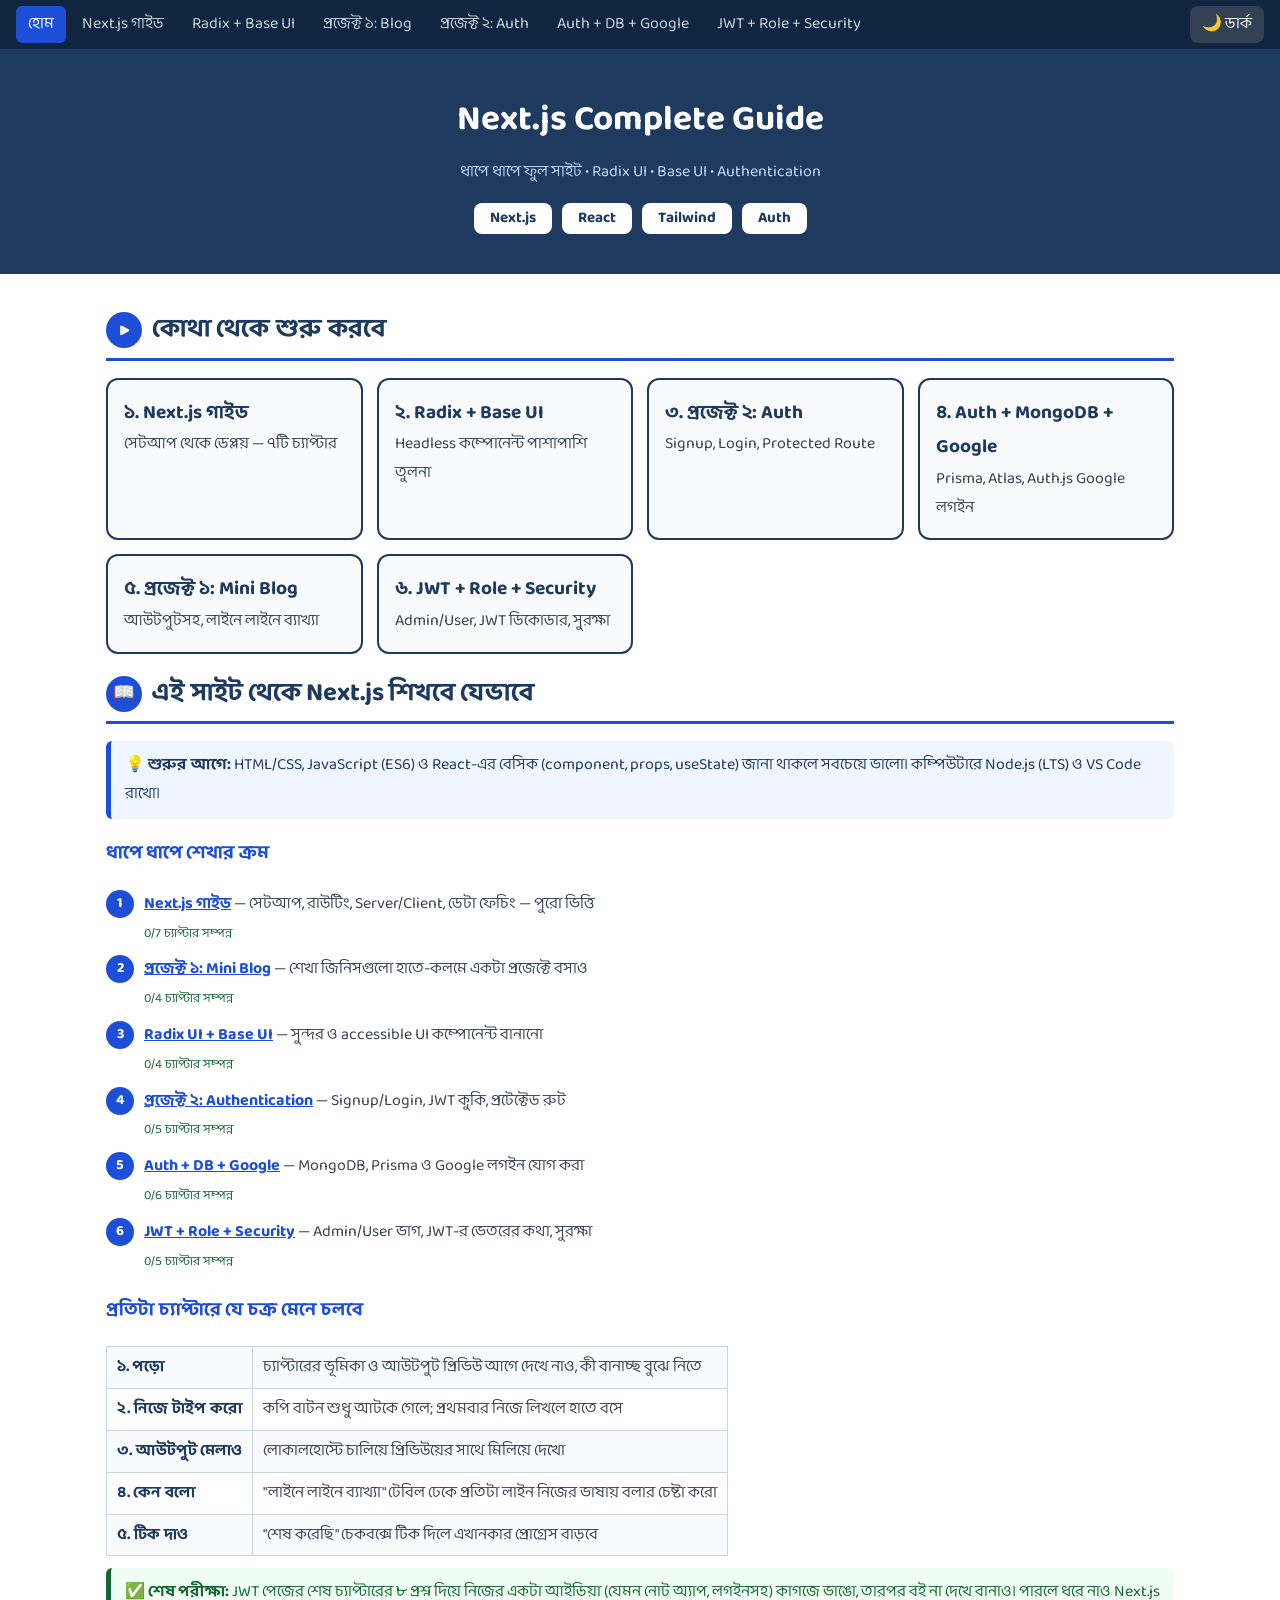
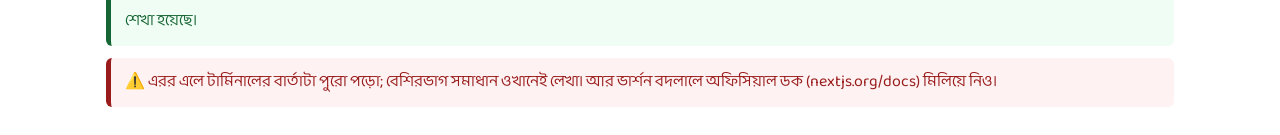
<file: index.html>
<!doctype html><html lang="bn"><head><meta charset="utf-8"><meta name="viewport" content="width=device-width,initial-scale=1"><title>Next.js Tutorial</title><link rel="stylesheet" href="style.css"><link href="https://fonts.googleapis.com/css2?family=Baloo+Da+2:wght@400;600;700&display=swap" rel="stylesheet"></head><body>
<nav class="top"><a href="index.html" class=on>হোম</a><a href="next-js.html">Next.js গাইড</a><a href="ui-libs.html">Radix + Base UI</a>
    
    <a href="project-1.html">প্রজেক্ট ১: Blog</a>
    
    
    
    
    <a href="auth-project.html">প্রজেক্ট ২: Auth</a><a href="auth-db.html">Auth + DB + Google</a>
    
    

    
    <a href="jwt-rbac.html">JWT + Role + Security</a></nav><header class="ban"><h2>Next.js Complete Guide</h2><p>ধাপে ধাপে ফুল সাইট • Radix UI • Base UI • Authentication</p><div class="chips"><b>Next.js</b><b>React</b><b>Tailwind</b><b>Auth</b></div></header>
<div class="wrap"><main><h1><span>▶</span>কোথা থেকে শুরু করবে</h1><div class="cards"><a href="next-js.html"><b>১. Next.js গাইড</b><br>সেটআপ থেকে ডেপ্লয় — ৭টি চ্যাপ্টার</a><a href="ui-libs.html"><b>২. Radix + Base UI</b><br>Headless কম্পোনেন্ট পাশাপাশি তুলনা</a><a href="auth-project.html"><b>৩. প্রজেক্ট ২: Auth</b><br>Signup, Login, Protected Route</a><a href="auth-db.html"><b>৪. Auth + MongoDB + Google</b><br>Prisma, Atlas, Auth.js Google লগইন</a><a href="project-1.html"><b>৫. প্রজেক্ট ১: Mini Blog</b><br>আউটপুটসহ, লাইনে লাইনে ব্যাখ্যা</a><a href="jwt-rbac.html"><b>৬. JWT + Role + Security</b><br>Admin/User, JWT ডিকোডার, সুরক্ষা</a></div><h1><span>📖</span>এই সাইট থেকে Next.js শিখবে যেভাবে</h1>
<div class="box info">💡 <b>শুরুর আগে:</b> HTML/CSS, JavaScript (ES6) ও React-এর বেসিক (component, props, useState) জানা থাকলে সবচেয়ে ভালো। কম্পিউটারে Node.js (LTS) ও VS Code রাখো।</div>
<h3>ধাপে ধাপে শেখার ক্রম</h3><div class="step"><b>1</b><div><a href="next-js.html">Next.js গাইড</a> — সেটআপ, রাউটিং, Server/Client, ডেটা ফেচিং — পুরো ভিত্তি<br><span class="pg" data-p="next-js.html:7"></span></div></div><div class="step"><b>2</b><div><a href="project-1.html">প্রজেক্ট ১: Mini Blog</a> — শেখা জিনিসগুলো হাতে-কলমে একটা প্রজেক্টে বসাও<br><span class="pg" data-p="project-1.html:4"></span></div></div><div class="step"><b>3</b><div><a href="ui-libs.html">Radix UI + Base UI</a> — সুন্দর ও accessible UI কম্পোনেন্ট বানানো<br><span class="pg" data-p="ui-libs.html:4"></span></div></div><div class="step"><b>4</b><div><a href="auth-project.html">প্রজেক্ট ২: Authentication</a> — Signup/Login, JWT কুকি, প্রটেক্টেড রুট<br><span class="pg" data-p="auth-project.html:5"></span></div></div><div class="step"><b>5</b><div><a href="auth-db.html">Auth + DB + Google</a> — MongoDB, Prisma ও Google লগইন যোগ করা<br><span class="pg" data-p="auth-db.html:6"></span></div></div><div class="step"><b>6</b><div><a href="jwt-rbac.html">JWT + Role + Security</a> — Admin/User ভাগ, JWT-র ভেতরের কথা, সুরক্ষা<br><span class="pg" data-p="jwt-rbac.html:5"></span></div></div>
<h3>প্রতিটা চ্যাপ্টারে যে চক্র মেনে চলবে</h3>
<table><tr><td>১. পড়ো</td><td>চ্যাপ্টারের ভূমিকা ও আউটপুট প্রিভিউ আগে দেখে নাও, কী বানাচ্ছ বুঝে নিতে</td></tr><tr><td>২. নিজে টাইপ করো</td><td>কপি বাটন শুধু আটকে গেলে; প্রথমবার নিজে লিখলে হাতে বসে</td></tr><tr><td>৩. আউটপুট মেলাও</td><td>লোকালহোস্টে চালিয়ে প্রিভিউয়ের সাথে মিলিয়ে দেখো</td></tr><tr><td>৪. কেন বলো</td><td>"লাইনে লাইনে ব্যাখ্যা" টেবিল ঢেকে প্রতিটা লাইন নিজের ভাষায় বলার চেষ্টা করো</td></tr><tr><td>৫. টিক দাও</td><td>"শেষ করেছি" চেকবক্সে টিক দিলে এখানকার প্রোগ্রেস বাড়বে</td></tr></table>
<div class="box ok">✅ <b>শেষ পরীক্ষা:</b> JWT পেজের শেষ চ্যাপ্টারের ৮ প্রশ্ন দিয়ে নিজের একটা আইডিয়া (যেমন নোট অ্যাপ, লগইনসহ) কাগজে ভাঙো, তারপর বই না দেখে বানাও। পারলে ধরে নাও Next.js শেখা হয়েছে।</div>
<div class="box warn">⚠️ এরর এলে টার্মিনালের বার্তাটা পুরো পড়ো; বেশিরভাগ সমাধান ওখানেই লেখা। আর ভার্শন বদলালে অফিসিয়াল ডক (nextjs.org/docs) মিলিয়ে নিও।</div></main></div><script src="app.js"></script></body></html>
</file>
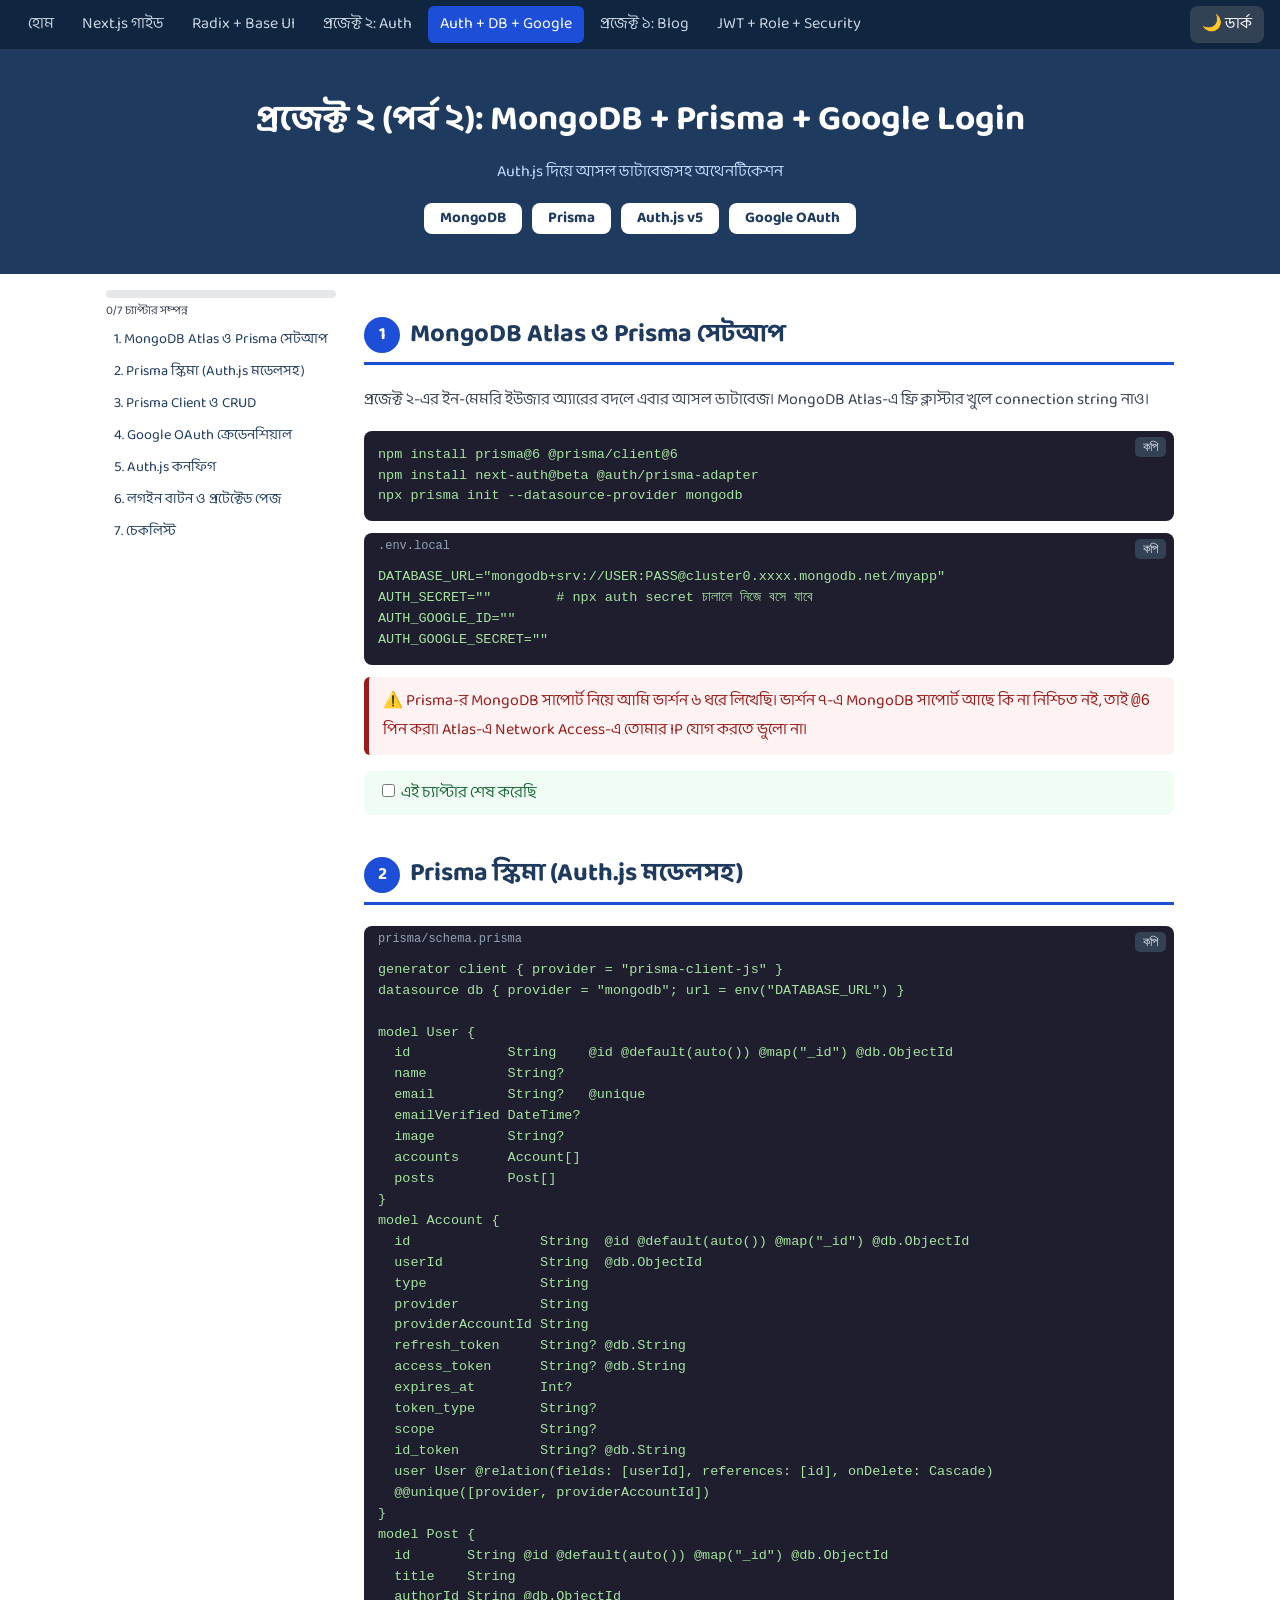
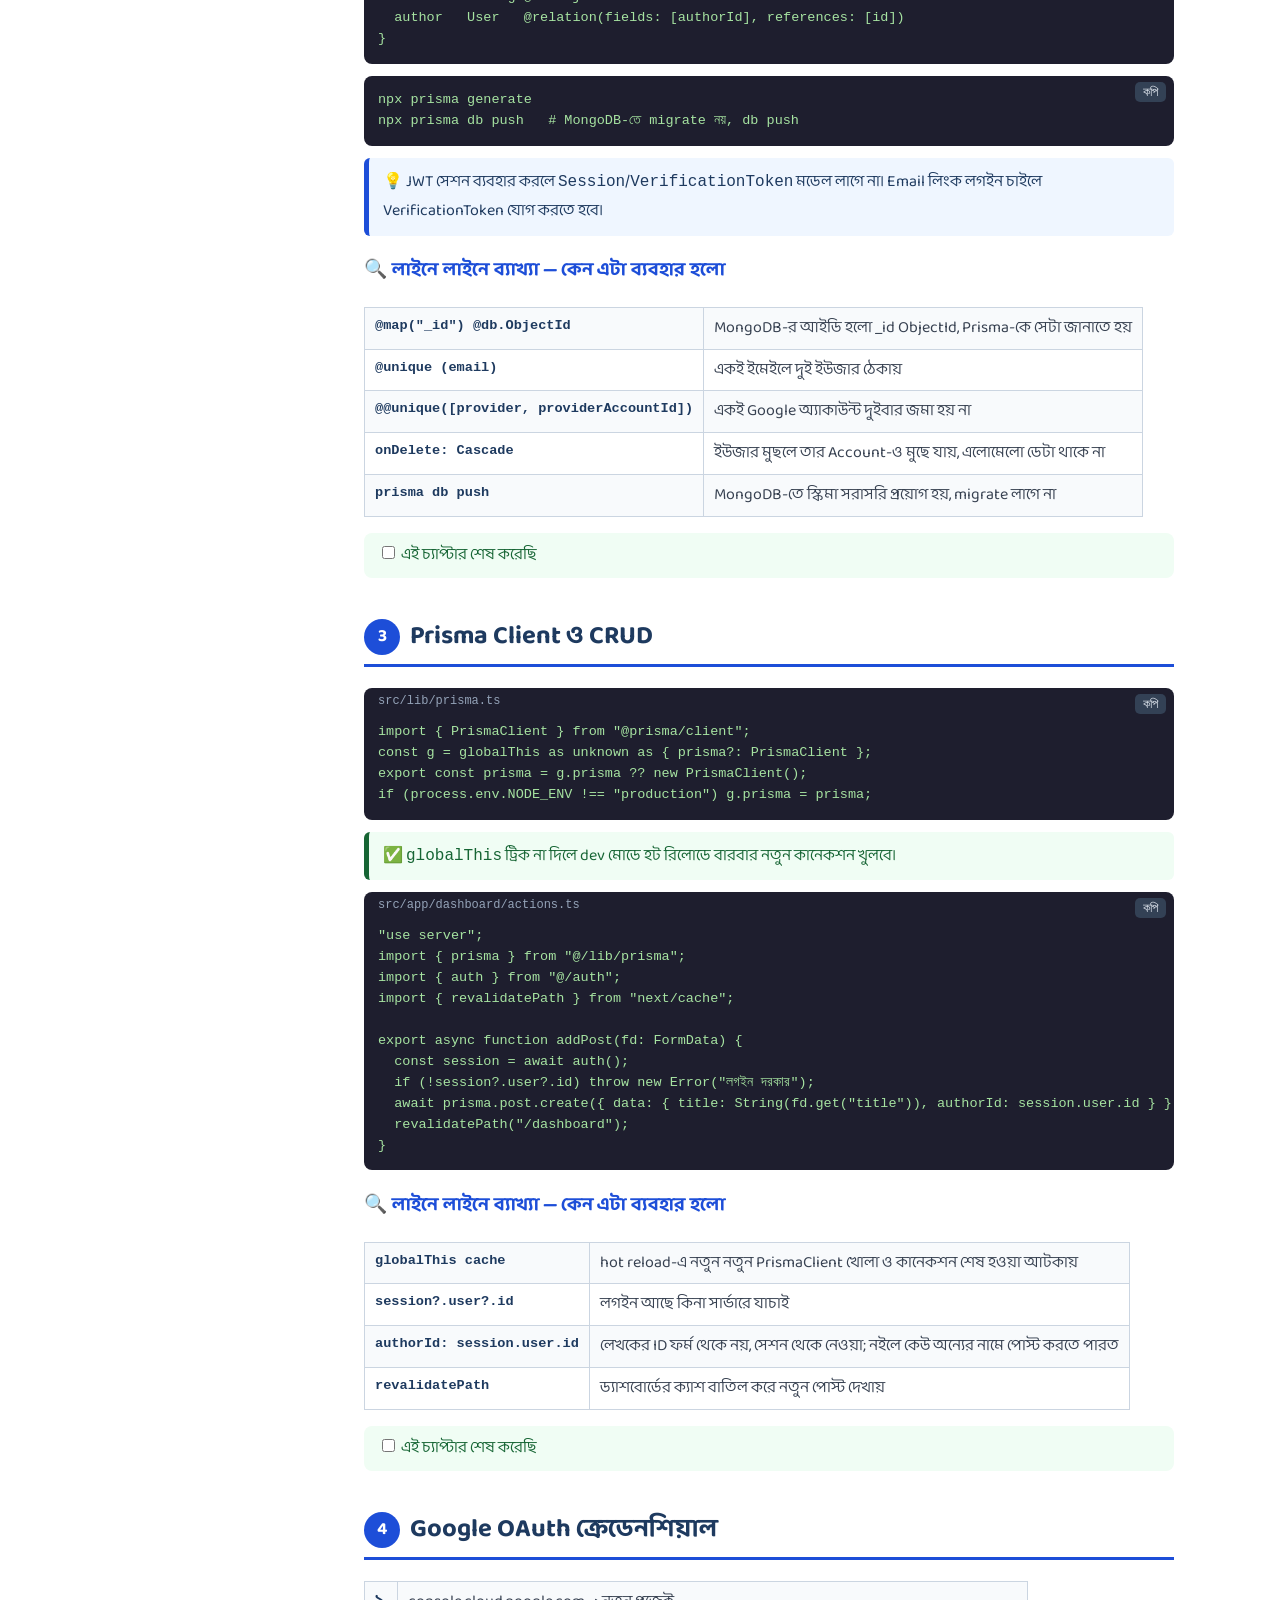
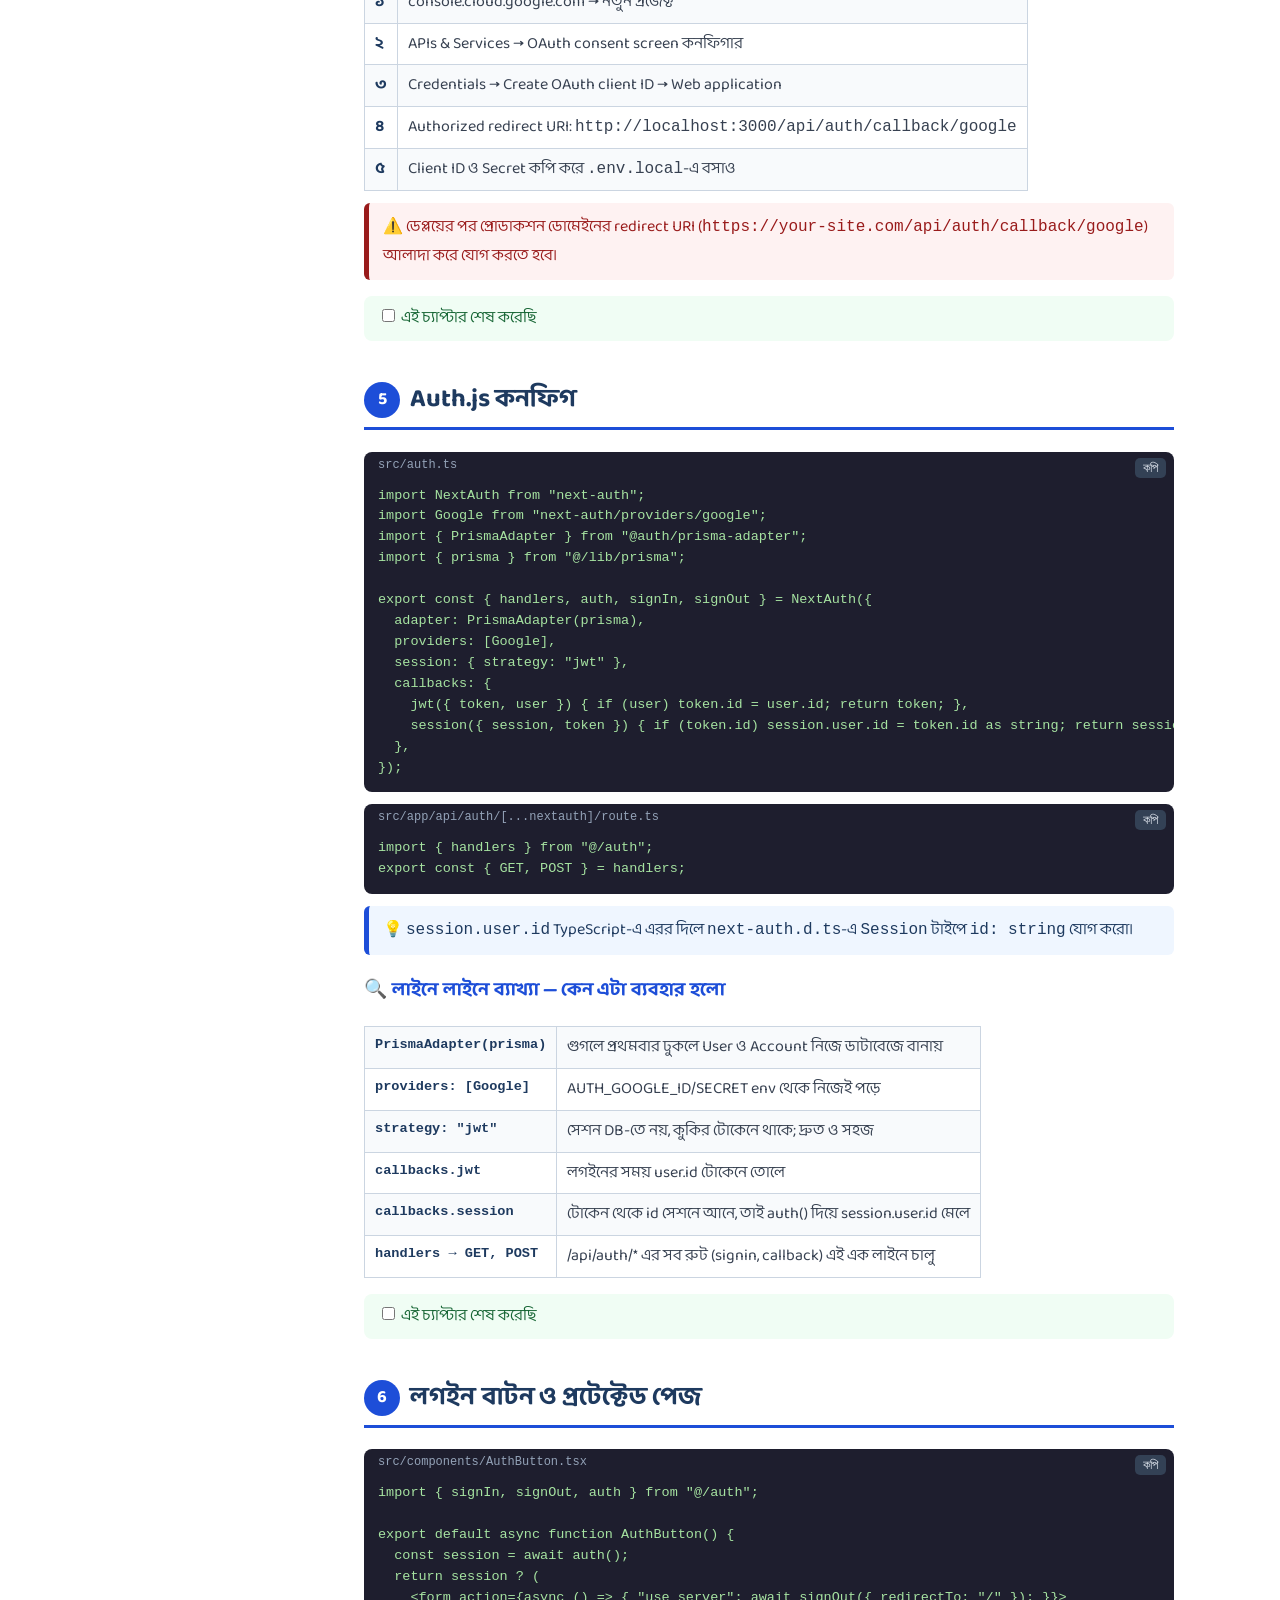
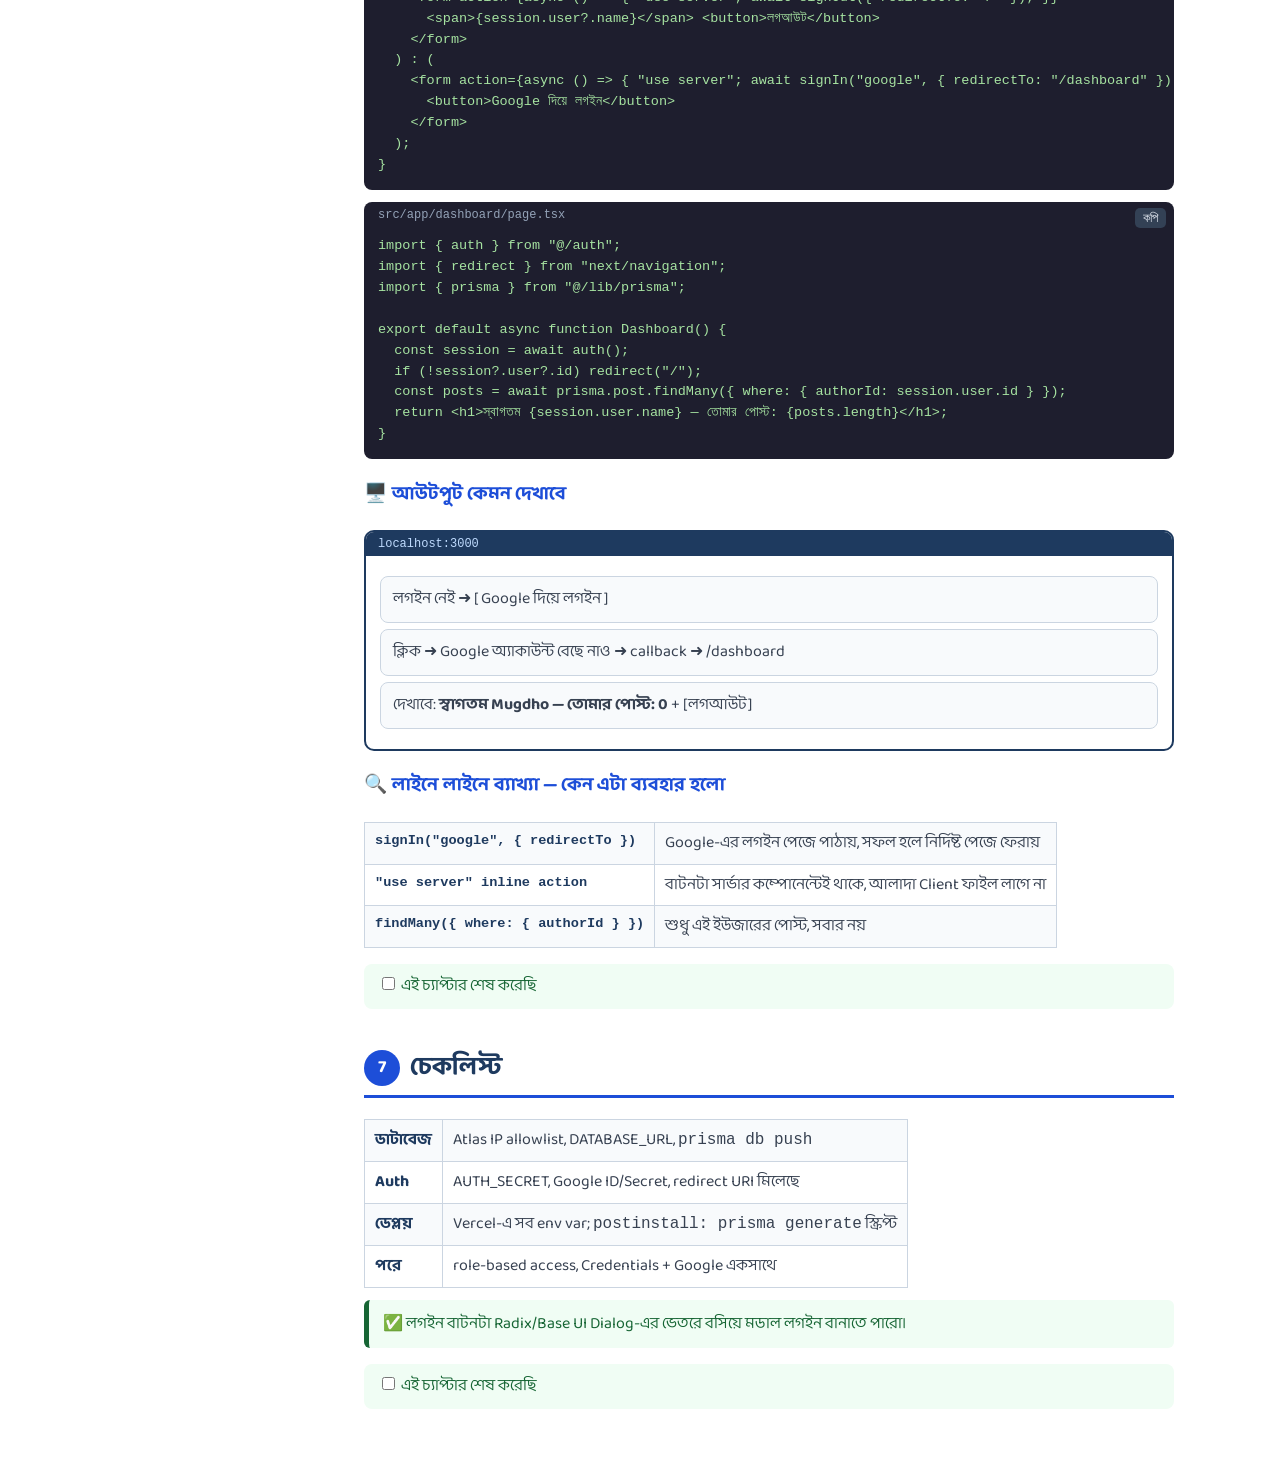
<file: auth-db.html>
<!doctype html><html lang="bn"><head><meta charset="utf-8"><meta name="viewport" content="width=device-width,initial-scale=1"><title>Auth + MongoDB + Google</title><link rel="stylesheet" href="style.css"><link href="https://fonts.googleapis.com/css2?family=Baloo+Da+2:wght@400;600;700&display=swap" rel="stylesheet"></head><body><nav class="top"><a href="index.html">হোম</a><a href="next-js.html">Next.js গাইড</a><a href="ui-libs.html">Radix + Base UI</a><a href="auth-project.html">প্রজেক্ট ২: Auth</a><a href="auth-db.html" class=on>Auth + DB + Google</a><a href="project-1.html">প্রজেক্ট ১: Blog</a><a href="jwt-rbac.html">JWT + Role + Security</a></nav><header class="ban"><h2>প্রজেক্ট ২ (পর্ব ২): MongoDB + Prisma + Google Login</h2><p>Auth.js দিয়ে আসল ডাটাবেজসহ অথেনটিকেশন</p><div class="chips"><b>MongoDB</b><b>Prisma</b><b>Auth.js v5</b><b>Google OAuth</b></div></header><div class="wrap"><aside><div class="bar"><i id="pb"></i></div><small id="pt"></small><a href="#c1">1. MongoDB Atlas ও Prisma সেটআপ</a><a href="#c2">2. Prisma স্কিমা (Auth.js মডেলসহ)</a><a href="#c3">3. Prisma Client ও CRUD</a><a href="#c4">4. Google OAuth ক্রেডেনশিয়াল</a><a href="#c5">5. Auth.js কনফিগ</a><a href="#c6">6. লগইন বাটন ও প্রটেক্টেড পেজ</a><a href="#c7">7. চেকলিস্ট</a></aside><main><section id="c1"><h1><span>1</span>MongoDB Atlas ও Prisma সেটআপ</h1><p>প্রজেক্ট ২-এর ইন-মেমরি ইউজার অ্যারের বদলে এবার আসল ডাটাবেজ। MongoDB Atlas-এ ফ্রি ক্লাস্টার খুলে connection string নাও।</p><div class="code"><button class="cp">কপি</button><pre>npm install prisma@6 @prisma/client@6
npm install next-auth@beta @auth/prisma-adapter
npx prisma init --datasource-provider mongodb</pre></div><div class="code"><div class=fn>.env.local</div><button class="cp">কপি</button><pre>DATABASE_URL=&quot;mongodb+srv://USER:PASS@cluster0.xxxx.mongodb.net/myapp&quot;
AUTH_SECRET=&quot;&quot;        # npx auth secret চালালে নিজে বসে যাবে
AUTH_GOOGLE_ID=&quot;&quot;
AUTH_GOOGLE_SECRET=&quot;&quot;</pre></div><div class="box warn">⚠️ Prisma-র MongoDB সাপোর্ট নিয়ে আমি ভার্শন ৬ ধরে লিখেছি। ভার্শন ৭-এ MongoDB সাপোর্ট আছে কি না নিশ্চিত নই, তাই <code>@6</code> পিন করা। Atlas-এ Network Access-এ তোমার IP যোগ করতে ভুলো না।</div><label class="done"><input type="checkbox" data-k="auth-db.html#1"> এই চ্যাপ্টার শেষ করেছি</label></section><section id="c2"><h1><span>2</span>Prisma স্কিমা (Auth.js মডেলসহ)</h1><div class="code"><div class=fn>prisma/schema.prisma</div><button class="cp">কপি</button><pre>generator client { provider = &quot;prisma-client-js&quot; }
datasource db { provider = &quot;mongodb&quot;; url = env(&quot;DATABASE_URL&quot;) }

model User {
  id            String    @id @default(auto()) @map(&quot;_id&quot;) @db.ObjectId
  name          String?
  email         String?   @unique
  emailVerified DateTime?
  image         String?
  accounts      Account[]
  posts         Post[]
}
model Account {
  id                String  @id @default(auto()) @map(&quot;_id&quot;) @db.ObjectId
  userId            String  @db.ObjectId
  type              String
  provider          String
  providerAccountId String
  refresh_token     String? @db.String
  access_token      String? @db.String
  expires_at        Int?
  token_type        String?
  scope             String?
  id_token          String? @db.String
  user User @relation(fields: [userId], references: [id], onDelete: Cascade)
  @@unique([provider, providerAccountId])
}
model Post {
  id       String @id @default(auto()) @map(&quot;_id&quot;) @db.ObjectId
  title    String
  authorId String @db.ObjectId
  author   User   @relation(fields: [authorId], references: [id])
}</pre></div><div class="code"><button class="cp">কপি</button><pre>npx prisma generate
npx prisma db push   # MongoDB-তে migrate নয়, db push</pre></div><div class="box info">💡 JWT সেশন ব্যবহার করলে <code>Session</code>/<code>VerificationToken</code> মডেল লাগে না। Email লিংক লগইন চাইলে VerificationToken যোগ করতে হবে।</div><h3>🔍 লাইনে লাইনে ব্যাখ্যা — কেন এটা ব্যবহার হলো</h3><table class="why"><tr><td>@map(&quot;_id&quot;) @db.ObjectId</td><td>MongoDB-র আইডি হলো _id ObjectId, Prisma-কে সেটা জানাতে হয়</td></tr><tr><td>@unique (email)</td><td>একই ইমেইলে দুই ইউজার ঠেকায়</td></tr><tr><td>@@unique([provider, providerAccountId])</td><td>একই Google অ্যাকাউন্ট দুইবার জমা হয় না</td></tr><tr><td>onDelete: Cascade</td><td>ইউজার মুছলে তার Account-ও মুছে যায়, এলোমেলো ডেটা থাকে না</td></tr><tr><td>prisma db push</td><td>MongoDB-তে স্কিমা সরাসরি প্রয়োগ হয়, migrate লাগে না</td></tr></table><label class="done"><input type="checkbox" data-k="auth-db.html#2"> এই চ্যাপ্টার শেষ করেছি</label></section><section id="c3"><h1><span>3</span>Prisma Client ও CRUD</h1><div class="code"><div class=fn>src/lib/prisma.ts</div><button class="cp">কপি</button><pre>import { PrismaClient } from &quot;@prisma/client&quot;;
const g = globalThis as unknown as { prisma?: PrismaClient };
export const prisma = g.prisma ?? new PrismaClient();
if (process.env.NODE_ENV !== &quot;production&quot;) g.prisma = prisma;</pre></div><div class="box ok">✅ <code>globalThis</code> ট্রিক না দিলে dev মোডে হট রিলোডে বারবার নতুন কানেকশন খুলবে।</div><div class="code"><div class=fn>src/app/dashboard/actions.ts</div><button class="cp">কপি</button><pre>&quot;use server&quot;;
import { prisma } from &quot;@/lib/prisma&quot;;
import { auth } from &quot;@/auth&quot;;
import { revalidatePath } from &quot;next/cache&quot;;

export async function addPost(fd: FormData) {
  const session = await auth();
  if (!session?.user?.id) throw new Error(&quot;লগইন দরকার&quot;);
  await prisma.post.create({ data: { title: String(fd.get(&quot;title&quot;)), authorId: session.user.id } });
  revalidatePath(&quot;/dashboard&quot;);
}</pre></div><h3>🔍 লাইনে লাইনে ব্যাখ্যা — কেন এটা ব্যবহার হলো</h3><table class="why"><tr><td>globalThis cache</td><td>hot reload-এ নতুন নতুন PrismaClient খোলা ও কানেকশন শেষ হওয়া আটকায়</td></tr><tr><td>session?.user?.id</td><td>লগইন আছে কিনা সার্ভারে যাচাই</td></tr><tr><td>authorId: session.user.id</td><td>লেখকের ID ফর্ম থেকে নয়, সেশন থেকে নেওয়া; নইলে কেউ অন্যের নামে পোস্ট করতে পারত</td></tr><tr><td>revalidatePath</td><td>ড্যাশবোর্ডের ক্যাশ বাতিল করে নতুন পোস্ট দেখায়</td></tr></table><label class="done"><input type="checkbox" data-k="auth-db.html#3"> এই চ্যাপ্টার শেষ করেছি</label></section><section id="c4"><h1><span>4</span>Google OAuth ক্রেডেনশিয়াল</h1><table><tr><td>১</td><td>console.cloud.google.com → নতুন প্রজেক্ট</td></tr><tr><td>২</td><td>APIs & Services → OAuth consent screen কনফিগার</td></tr><tr><td>৩</td><td>Credentials → Create OAuth client ID → Web application</td></tr><tr><td>৪</td><td>Authorized redirect URI: <code>http://localhost:3000/api/auth/callback/google</code></td></tr><tr><td>৫</td><td>Client ID ও Secret কপি করে <code>.env.local</code>-এ বসাও</td></tr></table><div class="box warn">⚠️ ডেপ্লয়ের পর প্রোডাকশন ডোমেইনের redirect URI (<code>https://your-site.com/api/auth/callback/google</code>) আলাদা করে যোগ করতে হবে।</div><label class="done"><input type="checkbox" data-k="auth-db.html#4"> এই চ্যাপ্টার শেষ করেছি</label></section><section id="c5"><h1><span>5</span>Auth.js কনফিগ</h1><div class="code"><div class=fn>src/auth.ts</div><button class="cp">কপি</button><pre>import NextAuth from &quot;next-auth&quot;;
import Google from &quot;next-auth/providers/google&quot;;
import { PrismaAdapter } from &quot;@auth/prisma-adapter&quot;;
import { prisma } from &quot;@/lib/prisma&quot;;

export const { handlers, auth, signIn, signOut } = NextAuth({
  adapter: PrismaAdapter(prisma),
  providers: [Google],
  session: { strategy: &quot;jwt&quot; },
  callbacks: {
    jwt({ token, user }) { if (user) token.id = user.id; return token; },
    session({ session, token }) { if (token.id) session.user.id = token.id as string; return session; },
  },
});</pre></div><div class="code"><div class=fn>src/app/api/auth/[...nextauth]/route.ts</div><button class="cp">কপি</button><pre>import { handlers } from &quot;@/auth&quot;;
export const { GET, POST } = handlers;</pre></div><div class="box info">💡 <code>session.user.id</code> TypeScript-এ এরর দিলে <code>next-auth.d.ts</code>-এ <code>Session</code> টাইপে <code>id: string</code> যোগ করো।</div><h3>🔍 লাইনে লাইনে ব্যাখ্যা — কেন এটা ব্যবহার হলো</h3><table class="why"><tr><td>PrismaAdapter(prisma)</td><td>গুগলে প্রথমবার ঢুকলে User ও Account নিজে ডাটাবেজে বানায়</td></tr><tr><td>providers: [Google]</td><td>AUTH_GOOGLE_ID/SECRET env থেকে নিজেই পড়ে</td></tr><tr><td>strategy: &quot;jwt&quot;</td><td>সেশন DB-তে নয়, কুকির টোকেনে থাকে; দ্রুত ও সহজ</td></tr><tr><td>callbacks.jwt</td><td>লগইনের সময় user.id টোকেনে তোলে</td></tr><tr><td>callbacks.session</td><td>টোকেন থেকে id সেশনে আনে, তাই auth() দিয়ে session.user.id মেলে</td></tr><tr><td>handlers → GET, POST</td><td>/api/auth/* এর সব রুট (signin, callback) এই এক লাইনে চালু</td></tr></table><label class="done"><input type="checkbox" data-k="auth-db.html#5"> এই চ্যাপ্টার শেষ করেছি</label></section><section id="c6"><h1><span>6</span>লগইন বাটন ও প্রটেক্টেড পেজ</h1><div class="code"><div class=fn>src/components/AuthButton.tsx</div><button class="cp">কপি</button><pre>import { signIn, signOut, auth } from &quot;@/auth&quot;;

export default async function AuthButton() {
  const session = await auth();
  return session ? (
    &lt;form action={async () =&gt; { &quot;use server&quot;; await signOut({ redirectTo: &quot;/&quot; }); }}&gt;
      &lt;span&gt;{session.user?.name}&lt;/span&gt; &lt;button&gt;লগআউট&lt;/button&gt;
    &lt;/form&gt;
  ) : (
    &lt;form action={async () =&gt; { &quot;use server&quot;; await signIn(&quot;google&quot;, { redirectTo: &quot;/dashboard&quot; }); }}&gt;
      &lt;button&gt;Google দিয়ে লগইন&lt;/button&gt;
    &lt;/form&gt;
  );
}</pre></div><div class="code"><div class=fn>src/app/dashboard/page.tsx</div><button class="cp">কপি</button><pre>import { auth } from &quot;@/auth&quot;;
import { redirect } from &quot;next/navigation&quot;;
import { prisma } from &quot;@/lib/prisma&quot;;

export default async function Dashboard() {
  const session = await auth();
  if (!session?.user?.id) redirect(&quot;/&quot;);
  const posts = await prisma.post.findMany({ where: { authorId: session.user.id } });
  return &lt;h1&gt;স্বাগতম {session.user.name} — তোমার পোস্ট: {posts.length}&lt;/h1&gt;;
}</pre></div><h3>🖥️ আউটপুট কেমন দেখাবে</h3><div class="frame"><div class="u">localhost:3000</div><div><div class="c">লগইন নেই ➜ [ Google দিয়ে লগইন ]</div><div class="c">ক্লিক ➜ Google অ্যাকাউন্ট বেছে নাও ➜ callback ➜ /dashboard</div><div class="c">দেখাবে: <b>স্বাগতম Mugdho — তোমার পোস্ট: 0</b> + [লগআউট]</div></div></div><h3>🔍 লাইনে লাইনে ব্যাখ্যা — কেন এটা ব্যবহার হলো</h3><table class="why"><tr><td>signIn(&quot;google&quot;, { redirectTo })</td><td>Google-এর লগইন পেজে পাঠায়, সফল হলে নির্দিষ্ট পেজে ফেরায়</td></tr><tr><td>&quot;use server&quot; inline action</td><td>বাটনটা সার্ভার কম্পোনেন্টেই থাকে, আলাদা Client ফাইল লাগে না</td></tr><tr><td>findMany({ where: { authorId } })</td><td>শুধু এই ইউজারের পোস্ট, সবার নয়</td></tr></table><label class="done"><input type="checkbox" data-k="auth-db.html#6"> এই চ্যাপ্টার শেষ করেছি</label></section><section id="c7"><h1><span>7</span>চেকলিস্ট</h1><table><tr><td>ডাটাবেজ</td><td>Atlas IP allowlist, DATABASE_URL, <code>prisma db push</code></td></tr><tr><td>Auth</td><td>AUTH_SECRET, Google ID/Secret, redirect URI মিলেছে</td></tr><tr><td>ডেপ্লয়</td><td>Vercel-এ সব env var; <code>postinstall: prisma generate</code> স্ক্রিপ্ট</td></tr><tr><td>পরে</td><td>role-based access, Credentials + Google একসাথে</td></tr></table><div class="box ok">✅ লগইন বাটনটা Radix/Base UI Dialog-এর ভেতরে বসিয়ে মডাল লগইন বানাতে পারো।</div><label class="done"><input type="checkbox" data-k="auth-db.html#7"> এই চ্যাপ্টার শেষ করেছি</label></section></main></div><script src="app.js"></script></body></html>
</file>
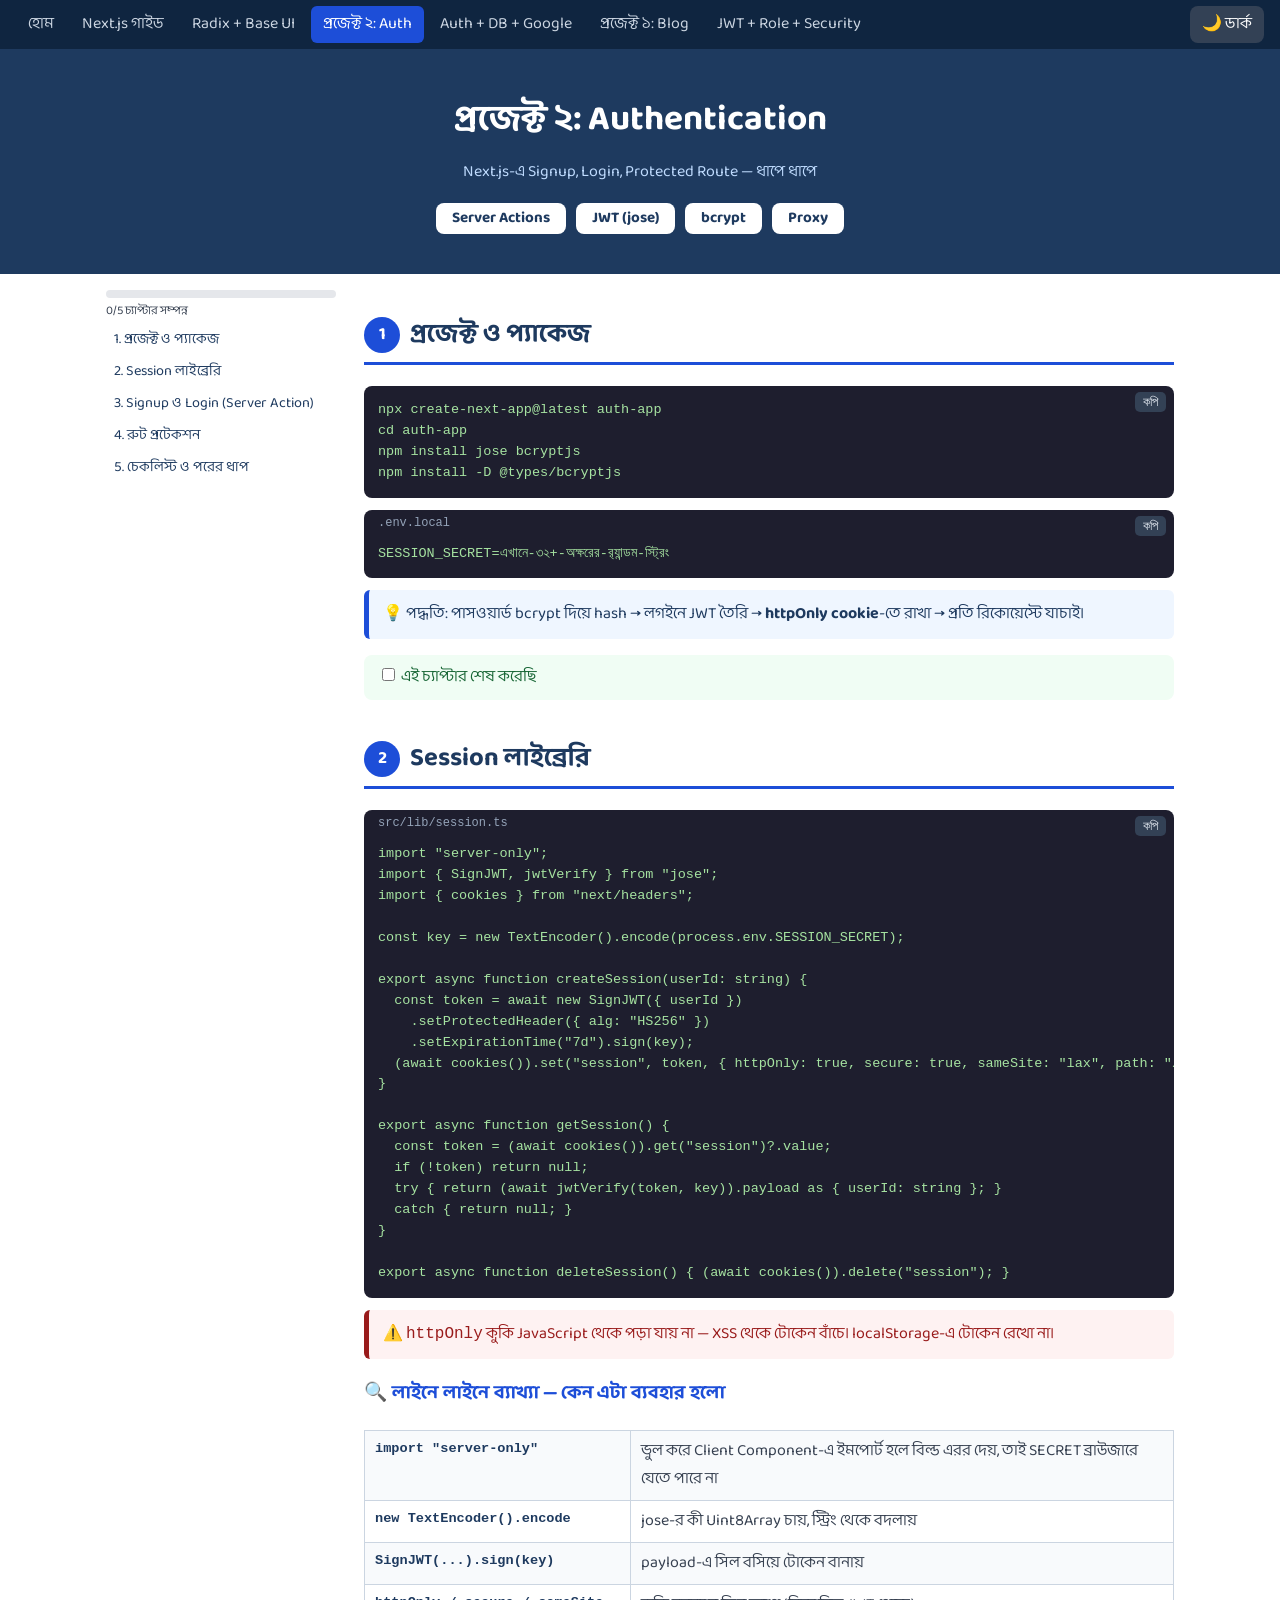
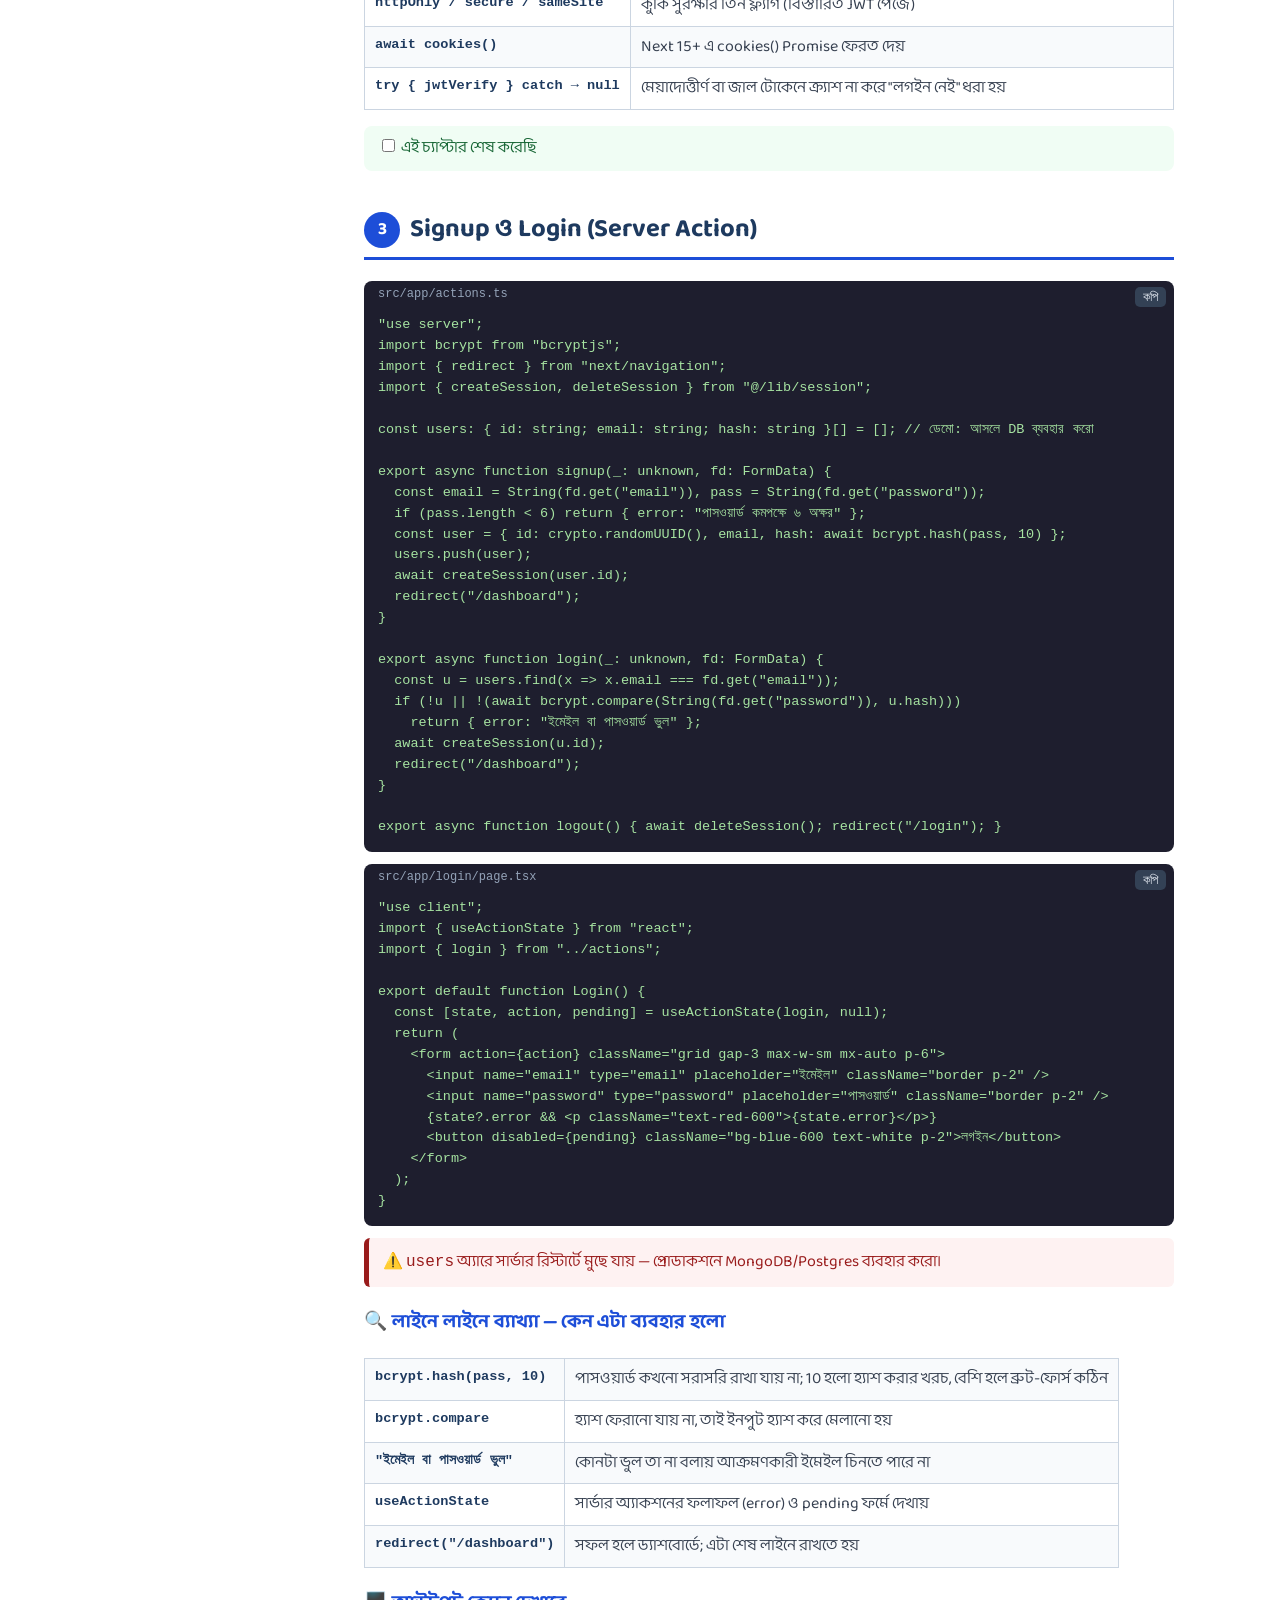
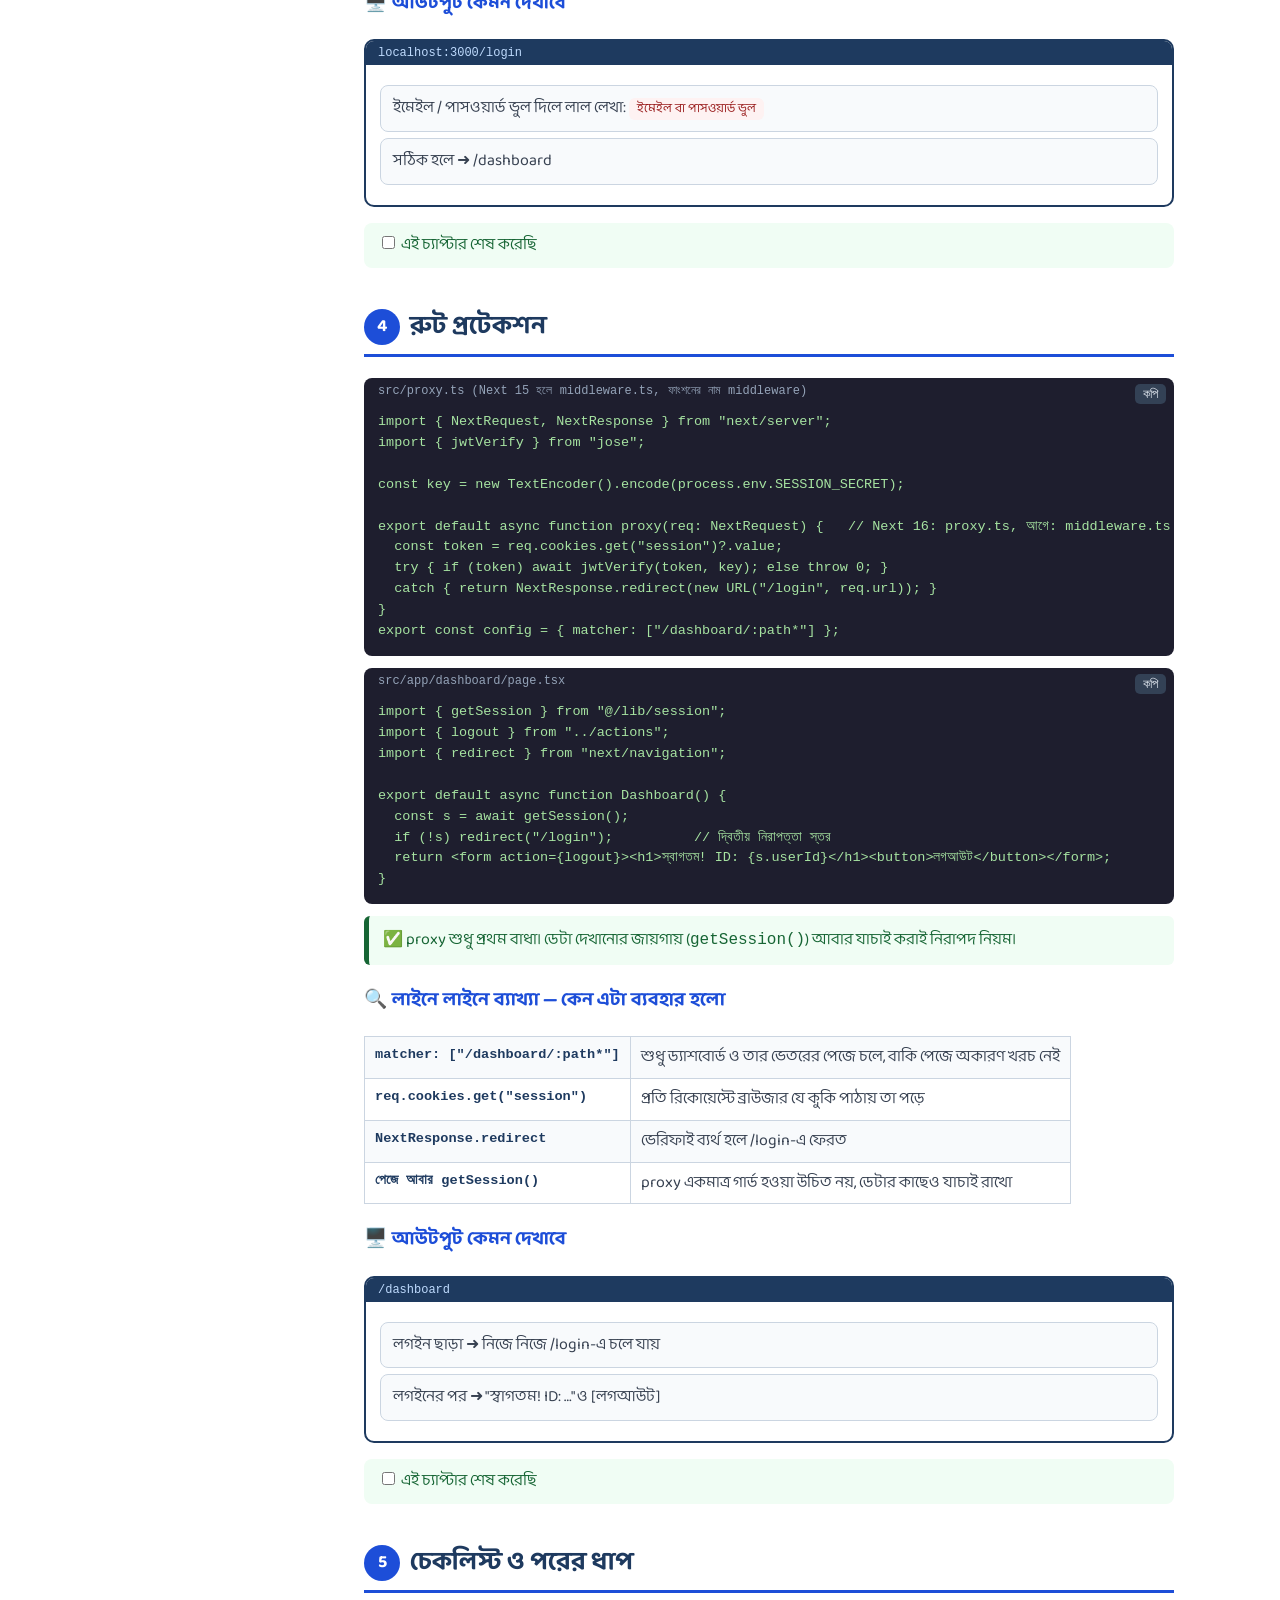
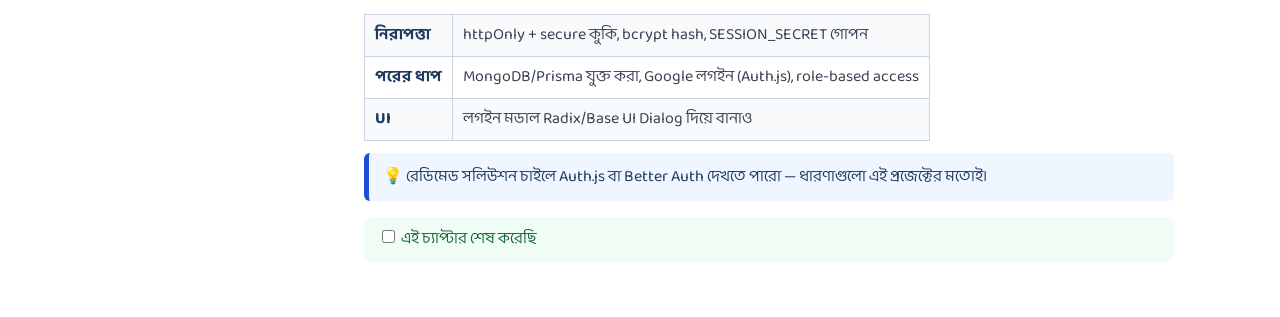
<file: auth-project.html>
<!doctype html><html lang="bn"><head><meta charset="utf-8"><meta name="viewport" content="width=device-width,initial-scale=1"><title>প্রজেক্ট ২: Authentication</title><link rel="stylesheet" href="style.css"><link href="https://fonts.googleapis.com/css2?family=Baloo+Da+2:wght@400;600;700&display=swap" rel="stylesheet"></head><body>
<nav class="top"><a href="index.html">হোম</a><a href="next-js.html">Next.js গাইড</a><a href="ui-libs.html">Radix + Base UI</a><a href="auth-project.html" class=on>প্রজেক্ট ২: Auth</a><a href="auth-db.html">Auth + DB + Google</a><a href="project-1.html">প্রজেক্ট ১: Blog</a><a href="jwt-rbac.html">JWT + Role + Security</a></nav><header class="ban"><h2>প্রজেক্ট ২: Authentication</h2><p>Next.js-এ Signup, Login, Protected Route — ধাপে ধাপে</p><div class="chips"><b>Server Actions</b><b>JWT (jose)</b><b>bcrypt</b><b>Proxy</b></div></header>
<div class="wrap"><aside><div class="bar"><i id="pb"></i></div><small id="pt"></small><a href="#c1">1. প্রজেক্ট ও প্যাকেজ</a><a href="#c2">2. Session লাইব্রেরি</a><a href="#c3">3. Signup ও Login (Server Action)</a><a href="#c4">4. রুট প্রটেকশন</a><a href="#c5">5. চেকলিস্ট ও পরের ধাপ</a></aside><main><section id="c1"><h1><span>1</span>প্রজেক্ট ও প্যাকেজ</h1><div class="code"><button class="cp">কপি</button><pre>npx create-next-app@latest auth-app
cd auth-app
npm install jose bcryptjs
npm install -D @types/bcryptjs</pre></div><div class="code"><div class=fn>.env.local</div><button class="cp">কপি</button><pre>SESSION_SECRET=এখানে-৩২+-অক্ষরের-র‍্যান্ডম-স্ট্রিং</pre></div><div class="box info">💡 পদ্ধতি: পাসওয়ার্ড bcrypt দিয়ে hash → লগইনে JWT তৈরি → <b>httpOnly cookie</b>-তে রাখা → প্রতি রিকোয়েস্টে যাচাই।</div><label class="done"><input type="checkbox" data-k="auth-project.html#1"> এই চ্যাপ্টার শেষ করেছি</label></section><section id="c2"><h1><span>2</span>Session লাইব্রেরি</h1><div class="code"><div class=fn>src/lib/session.ts</div><button class="cp">কপি</button><pre>import &quot;server-only&quot;;
import { SignJWT, jwtVerify } from &quot;jose&quot;;
import { cookies } from &quot;next/headers&quot;;

const key = new TextEncoder().encode(process.env.SESSION_SECRET);

export async function createSession(userId: string) {
  const token = await new SignJWT({ userId })
    .setProtectedHeader({ alg: &quot;HS256&quot; })
    .setExpirationTime(&quot;7d&quot;).sign(key);
  (await cookies()).set(&quot;session&quot;, token, { httpOnly: true, secure: true, sameSite: &quot;lax&quot;, path: &quot;/&quot; });
}

export async function getSession() {
  const token = (await cookies()).get(&quot;session&quot;)?.value;
  if (!token) return null;
  try { return (await jwtVerify(token, key)).payload as { userId: string }; }
  catch { return null; }
}

export async function deleteSession() { (await cookies()).delete(&quot;session&quot;); }</pre></div><div class="box warn">⚠️ <code>httpOnly</code> কুকি JavaScript থেকে পড়া যায় না — XSS থেকে টোকেন বাঁচে। localStorage-এ টোকেন রেখো না।</div><h3>🔍 লাইনে লাইনে ব্যাখ্যা — কেন এটা ব্যবহার হলো</h3><table class="why"><tr><td>import &quot;server-only&quot;</td><td>ভুল করে Client Component-এ ইমপোর্ট হলে বিল্ড এরর দেয়, তাই SECRET ব্রাউজারে যেতে পারে না</td></tr><tr><td>new TextEncoder().encode</td><td>jose-র কী Uint8Array চায়, স্ট্রিং থেকে বদলায়</td></tr><tr><td>SignJWT(...).sign(key)</td><td>payload-এ সিল বসিয়ে টোকেন বানায়</td></tr><tr><td>httpOnly / secure / sameSite</td><td>কুকি সুরক্ষার তিন ফ্ল্যাগ (বিস্তারিত JWT পেজে)</td></tr><tr><td>await cookies()</td><td>Next 15+ এ cookies() Promise ফেরত দেয়</td></tr><tr><td>try { jwtVerify } catch → null</td><td>মেয়াদোত্তীর্ণ বা জাল টোকেনে ক্র্যাশ না করে "লগইন নেই" ধরা হয়</td></tr></table><label class="done"><input type="checkbox" data-k="auth-project.html#2"> এই চ্যাপ্টার শেষ করেছি</label></section><section id="c3"><h1><span>3</span>Signup ও Login (Server Action)</h1><div class="code"><div class=fn>src/app/actions.ts</div><button class="cp">কপি</button><pre>&quot;use server&quot;;
import bcrypt from &quot;bcryptjs&quot;;
import { redirect } from &quot;next/navigation&quot;;
import { createSession, deleteSession } from &quot;@/lib/session&quot;;

const users: { id: string; email: string; hash: string }[] = []; // ডেমো: আসলে DB ব্যবহার করো

export async function signup(_: unknown, fd: FormData) {
  const email = String(fd.get(&quot;email&quot;)), pass = String(fd.get(&quot;password&quot;));
  if (pass.length &lt; 6) return { error: &quot;পাসওয়ার্ড কমপক্ষে ৬ অক্ষর&quot; };
  const user = { id: crypto.randomUUID(), email, hash: await bcrypt.hash(pass, 10) };
  users.push(user);
  await createSession(user.id);
  redirect(&quot;/dashboard&quot;);
}

export async function login(_: unknown, fd: FormData) {
  const u = users.find(x =&gt; x.email === fd.get(&quot;email&quot;));
  if (!u || !(await bcrypt.compare(String(fd.get(&quot;password&quot;)), u.hash)))
    return { error: &quot;ইমেইল বা পাসওয়ার্ড ভুল&quot; };
  await createSession(u.id);
  redirect(&quot;/dashboard&quot;);
}

export async function logout() { await deleteSession(); redirect(&quot;/login&quot;); }</pre></div><div class="code"><div class=fn>src/app/login/page.tsx</div><button class="cp">কপি</button><pre>&quot;use client&quot;;
import { useActionState } from &quot;react&quot;;
import { login } from &quot;../actions&quot;;

export default function Login() {
  const [state, action, pending] = useActionState(login, null);
  return (
    &lt;form action={action} className=&quot;grid gap-3 max-w-sm mx-auto p-6&quot;&gt;
      &lt;input name=&quot;email&quot; type=&quot;email&quot; placeholder=&quot;ইমেইল&quot; className=&quot;border p-2&quot; /&gt;
      &lt;input name=&quot;password&quot; type=&quot;password&quot; placeholder=&quot;পাসওয়ার্ড&quot; className=&quot;border p-2&quot; /&gt;
      {state?.error &amp;&amp; &lt;p className=&quot;text-red-600&quot;&gt;{state.error}&lt;/p&gt;}
      &lt;button disabled={pending} className=&quot;bg-blue-600 text-white p-2&quot;&gt;লগইন&lt;/button&gt;
    &lt;/form&gt;
  );
}</pre></div><div class="box warn">⚠️ <code>users</code> অ্যারে সার্ভার রিস্টার্টে মুছে যায় — প্রোডাকশনে MongoDB/Postgres ব্যবহার করো।</div><h3>🔍 লাইনে লাইনে ব্যাখ্যা — কেন এটা ব্যবহার হলো</h3><table class="why"><tr><td>bcrypt.hash(pass, 10)</td><td>পাসওয়ার্ড কখনো সরাসরি রাখা যায় না; 10 হলো হ্যাশ করার খরচ, বেশি হলে ব্রুট-ফোর্স কঠিন</td></tr><tr><td>bcrypt.compare</td><td>হ্যাশ ফেরানো যায় না, তাই ইনপুট হ্যাশ করে মেলানো হয়</td></tr><tr><td>&quot;ইমেইল বা পাসওয়ার্ড ভুল&quot;</td><td>কোনটা ভুল তা না বলায় আক্রমণকারী ইমেইল চিনতে পারে না</td></tr><tr><td>useActionState</td><td>সার্ভার অ্যাকশনের ফলাফল (error) ও pending ফর্মে দেখায়</td></tr><tr><td>redirect(&quot;/dashboard&quot;)</td><td>সফল হলে ড্যাশবোর্ডে; এটা শেষ লাইনে রাখতে হয়</td></tr></table><h3>🖥️ আউটপুট কেমন দেখাবে</h3><div class="frame"><div class="u">localhost:3000/login</div><div><div class="c">ইমেইল / পাসওয়ার্ড ভুল দিলে লাল লেখা: <span class="tag">ইমেইল বা পাসওয়ার্ড ভুল</span></div><div class="c">সঠিক হলে ➜ /dashboard</div></div></div><label class="done"><input type="checkbox" data-k="auth-project.html#3"> এই চ্যাপ্টার শেষ করেছি</label></section><section id="c4"><h1><span>4</span>রুট প্রটেকশন</h1><div class="code"><div class=fn>src/proxy.ts  (Next 15 হলে middleware.ts, ফাংশনের নাম middleware)</div><button class="cp">কপি</button><pre>import { NextRequest, NextResponse } from &quot;next/server&quot;;
import { jwtVerify } from &quot;jose&quot;;

const key = new TextEncoder().encode(process.env.SESSION_SECRET);

export default async function proxy(req: NextRequest) {   // Next 16: proxy.ts, আগে: middleware.ts
  const token = req.cookies.get(&quot;session&quot;)?.value;
  try { if (token) await jwtVerify(token, key); else throw 0; }
  catch { return NextResponse.redirect(new URL(&quot;/login&quot;, req.url)); }
}
export const config = { matcher: [&quot;/dashboard/:path*&quot;] };</pre></div><div class="code"><div class=fn>src/app/dashboard/page.tsx</div><button class="cp">কপি</button><pre>import { getSession } from &quot;@/lib/session&quot;;
import { logout } from &quot;../actions&quot;;
import { redirect } from &quot;next/navigation&quot;;

export default async function Dashboard() {
  const s = await getSession();
  if (!s) redirect(&quot;/login&quot;);          // দ্বিতীয় নিরাপত্তা স্তর
  return &lt;form action={logout}&gt;&lt;h1&gt;স্বাগতম! ID: {s.userId}&lt;/h1&gt;&lt;button&gt;লগআউট&lt;/button&gt;&lt;/form&gt;;
}</pre></div><div class="box ok">✅ proxy শুধু প্রথম বাধা। ডেটা দেখানোর জায়গায় (<code>getSession()</code>) আবার যাচাই করাই নিরাপদ নিয়ম।</div><h3>🔍 লাইনে লাইনে ব্যাখ্যা — কেন এটা ব্যবহার হলো</h3><table class="why"><tr><td>matcher: [&quot;/dashboard/:path*&quot;]</td><td>শুধু ড্যাশবোর্ড ও তার ভেতরের পেজে চলে, বাকি পেজে অকারণ খরচ নেই</td></tr><tr><td>req.cookies.get(&quot;session&quot;)</td><td>প্রতি রিকোয়েস্টে ব্রাউজার যে কুকি পাঠায় তা পড়ে</td></tr><tr><td>NextResponse.redirect</td><td>ভেরিফাই ব্যর্থ হলে /login-এ ফেরত</td></tr><tr><td>পেজে আবার getSession()</td><td>proxy একমাত্র গার্ড হওয়া উচিত নয়, ডেটার কাছেও যাচাই রাখো</td></tr></table><h3>🖥️ আউটপুট কেমন দেখাবে</h3><div class="frame"><div class="u">/dashboard</div><div><div class="c">লগইন ছাড়া ➜ নিজে নিজে /login-এ চলে যায়</div><div class="c">লগইনের পর ➜ "স্বাগতম! ID: …" ও [লগআউট]</div></div></div><label class="done"><input type="checkbox" data-k="auth-project.html#4"> এই চ্যাপ্টার শেষ করেছি</label></section><section id="c5"><h1><span>5</span>চেকলিস্ট ও পরের ধাপ</h1><table><tr><td>নিরাপত্তা</td><td>httpOnly + secure কুকি, bcrypt hash, SESSION_SECRET গোপন</td></tr><tr><td>পরের ধাপ</td><td>MongoDB/Prisma যুক্ত করা, Google লগইন (Auth.js), role-based access</td></tr><tr><td>UI</td><td>লগইন মডাল Radix/Base UI Dialog দিয়ে বানাও</td></tr></table><div class="box info">💡 রেডিমেড সলিউশন চাইলে Auth.js বা Better Auth দেখতে পারো — ধারণাগুলো এই প্রজেক্টের মতোই।</div><label class="done"><input type="checkbox" data-k="auth-project.html#5"> এই চ্যাপ্টার শেষ করেছি</label></section></main></div><script src="app.js"></script></body></html>
</file>
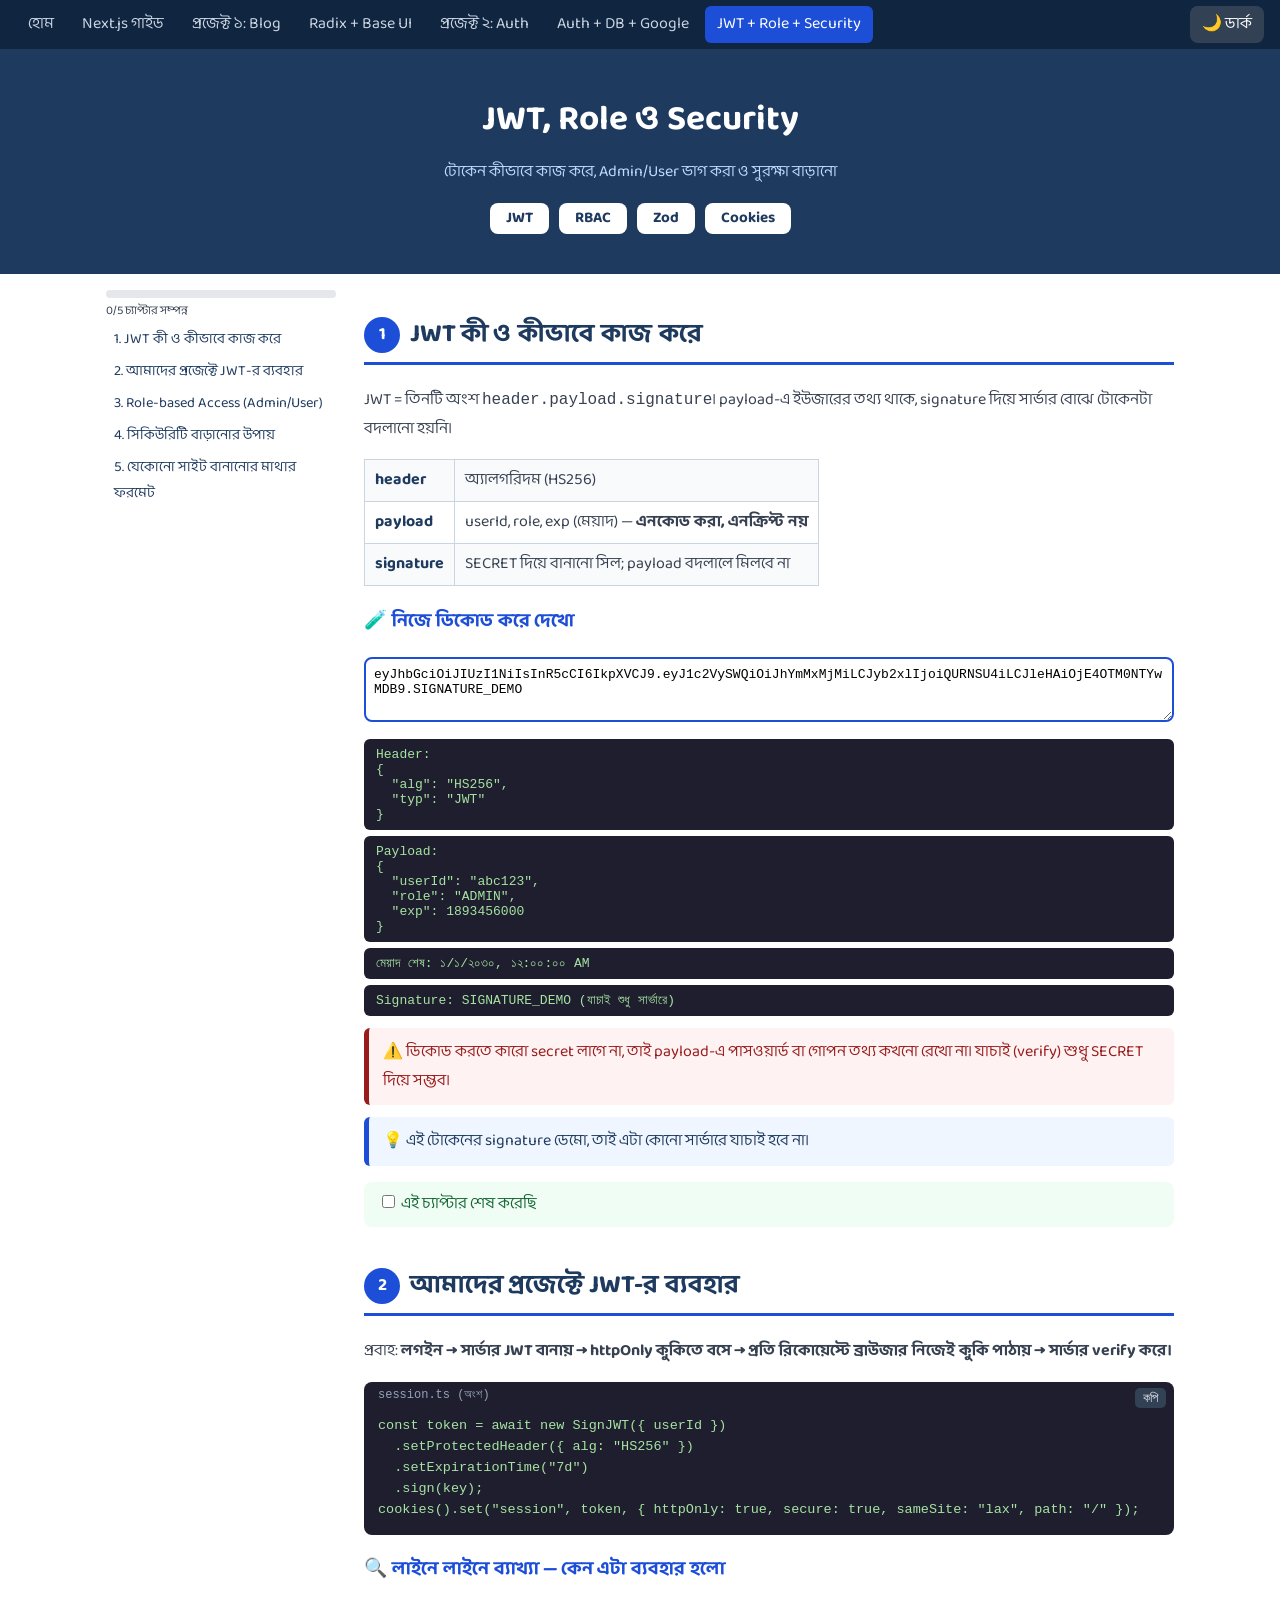
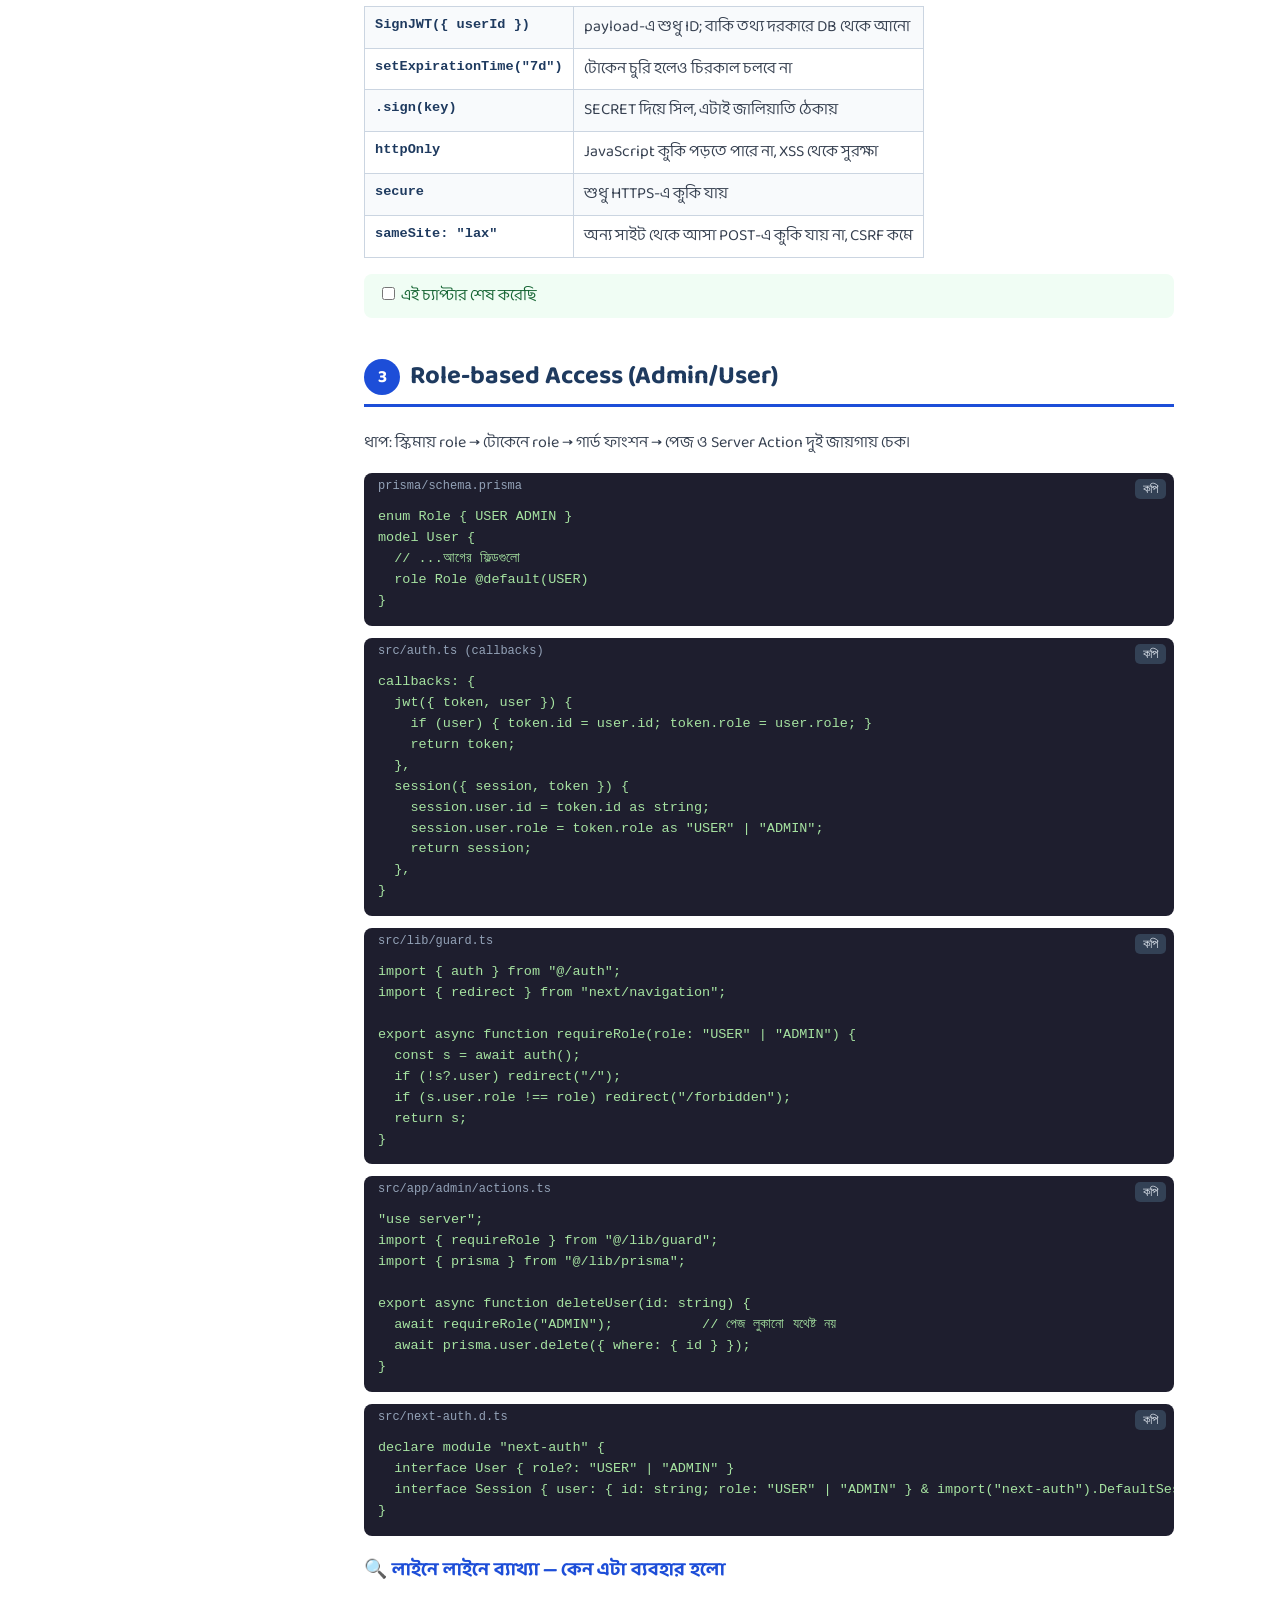
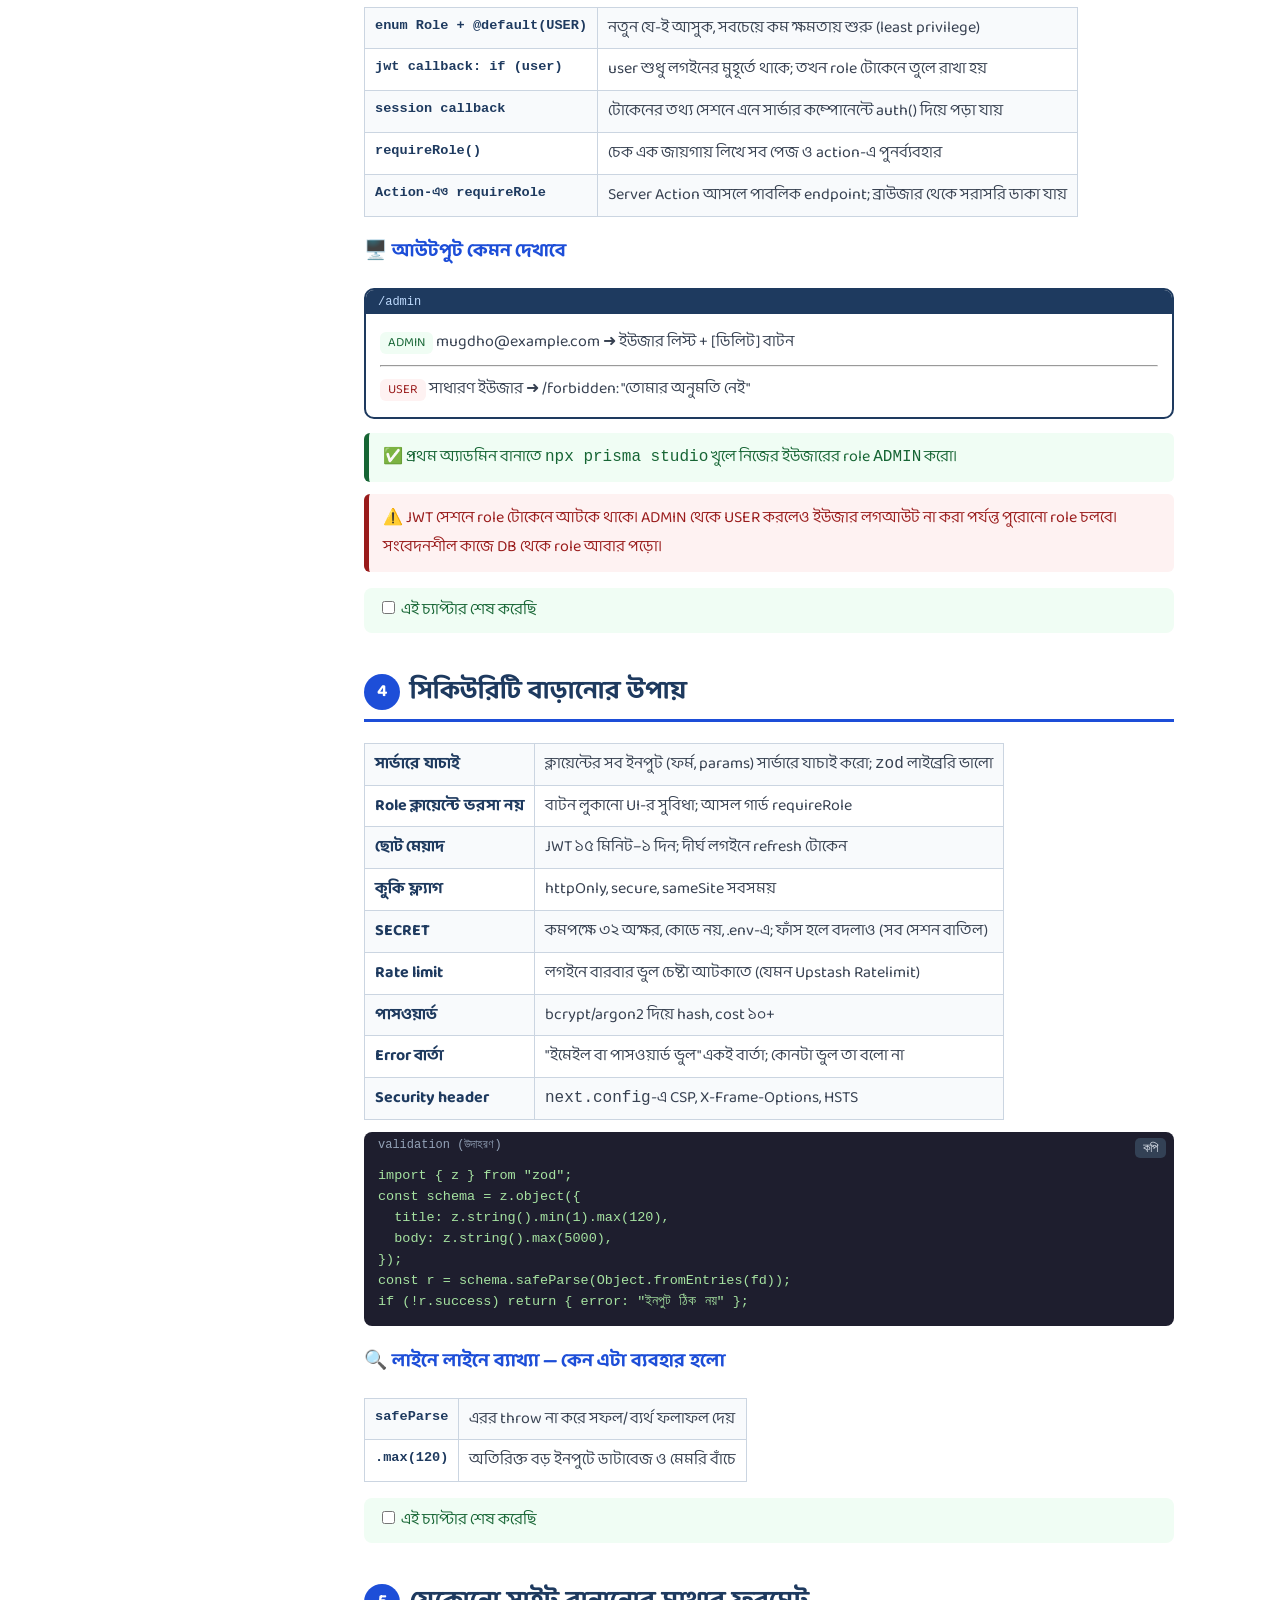
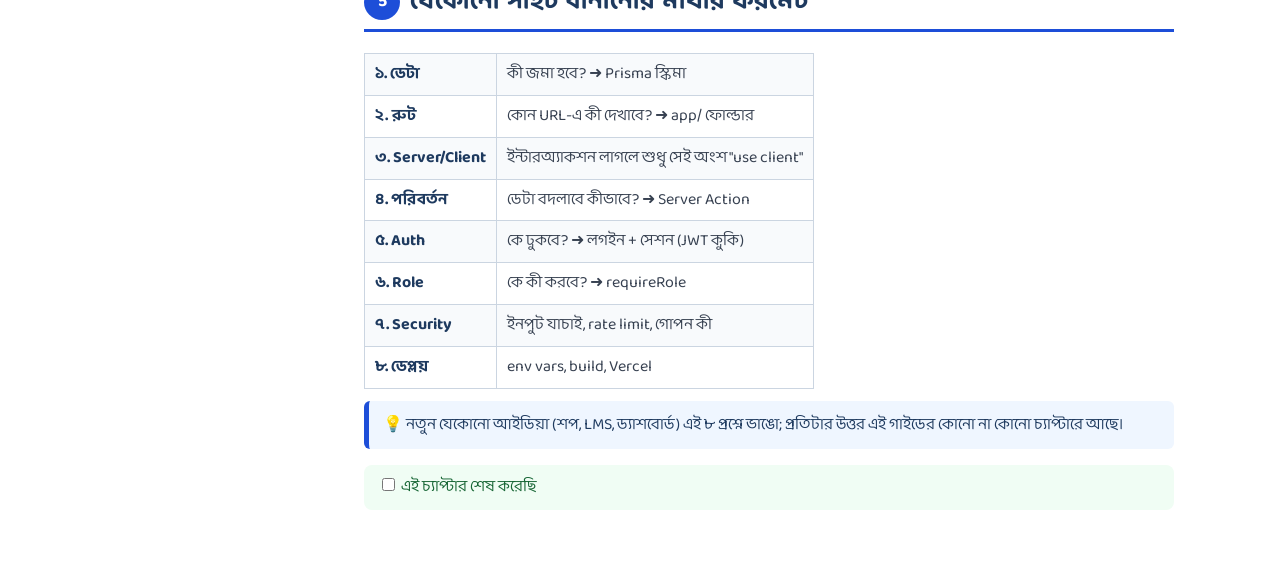
<file: jwt-rbac.html>
<!doctype html><html lang="bn"><head><meta charset="utf-8"><meta name="viewport" content="width=device-width,initial-scale=1"><title>JWT, Role ও Security</title><link rel="stylesheet" href="style.css"><link href="https://fonts.googleapis.com/css2?family=Baloo+Da+2:wght@400;600;700&display=swap" rel="stylesheet"></head><body><nav class="top"><a href="index.html">হোম</a><a href="next-js.html">Next.js গাইড</a><a href="project-1.html">প্রজেক্ট ১: Blog</a><a href="ui-libs.html">Radix + Base UI</a><a href="auth-project.html">প্রজেক্ট ২: Auth</a><a href="auth-db.html">Auth + DB + Google</a><a href="jwt-rbac.html" class=on>JWT + Role + Security</a></nav><header class="ban"><h2>JWT, Role ও Security</h2><p>টোকেন কীভাবে কাজ করে, Admin/User ভাগ করা ও সুরক্ষা বাড়ানো</p><div class="chips"><b>JWT</b><b>RBAC</b><b>Zod</b><b>Cookies</b></div></header><div class="wrap"><aside><div class="bar"><i id="pb"></i></div><small id="pt"></small><a href="#c1">1. JWT কী ও কীভাবে কাজ করে</a><a href="#c2">2. আমাদের প্রজেক্টে JWT-র ব্যবহার</a><a href="#c3">3. Role-based Access (Admin/User)</a><a href="#c4">4. সিকিউরিটি বাড়ানোর উপায়</a><a href="#c5">5. যেকোনো সাইট বানানোর মাথার ফরমেট</a></aside><main><section id="c1"><h1><span>1</span>JWT কী ও কীভাবে কাজ করে</h1><p>JWT = তিনটি অংশ <code>header.payload.signature</code>। payload-এ ইউজারের তথ্য থাকে, signature দিয়ে সার্ভার বোঝে টোকেনটা বদলানো হয়নি।</p><table><tr><td>header</td><td>অ্যালগরিদম (HS256)</td></tr><tr><td>payload</td><td>userId, role, exp (মেয়াদ) — <b>এনকোড করা, এনক্রিপ্ট নয়</b></td></tr><tr><td>signature</td><td>SECRET দিয়ে বানানো সিল; payload বদলালে মিলবে না</td></tr></table><h3>🧪 নিজে ডিকোড করে দেখো</h3><textarea id="tk" rows="3">eyJhbGciOiJIUzI1NiIsInR5cCI6IkpXVCJ9.eyJ1c2VySWQiOiJhYmMxMjMiLCJyb2xlIjoiQURNSU4iLCJleHAiOjE4OTM0NTYwMDB9.SIGNATURE_DEMO</textarea><div id="jo"></div><div class="box warn">⚠️ ডিকোড করতে কারো secret লাগে না, তাই payload-এ পাসওয়ার্ড বা গোপন তথ্য কখনো রেখো না। যাচাই (verify) শুধু SECRET দিয়ে সম্ভব।</div><div class="box info">💡 এই টোকেনের signature ডেমো, তাই এটা কোনো সার্ভারে যাচাই হবে না।</div><label class="done"><input type="checkbox" data-k="jwt-rbac.html#1"> এই চ্যাপ্টার শেষ করেছি</label></section><section id="c2"><h1><span>2</span>আমাদের প্রজেক্টে JWT-র ব্যবহার</h1><p>প্রবাহ: <b>লগইন → সার্ভার JWT বানায় → httpOnly কুকিতে বসে → প্রতি রিকোয়েস্টে ব্রাউজার নিজেই কুকি পাঠায় → সার্ভার verify করে।</b></p><div class="code"><div class=fn>session.ts (অংশ)</div><button class="cp">কপি</button><pre>const token = await new SignJWT({ userId })
  .setProtectedHeader({ alg: &quot;HS256&quot; })
  .setExpirationTime(&quot;7d&quot;)
  .sign(key);
cookies().set(&quot;session&quot;, token, { httpOnly: true, secure: true, sameSite: &quot;lax&quot;, path: &quot;/&quot; });</pre></div><h3>🔍 লাইনে লাইনে ব্যাখ্যা — কেন এটা ব্যবহার হলো</h3><table class="why"><tr><td>SignJWT({ userId })</td><td>payload-এ শুধু ID; বাকি তথ্য দরকারে DB থেকে আনো</td></tr><tr><td>setExpirationTime(&quot;7d&quot;)</td><td>টোকেন চুরি হলেও চিরকাল চলবে না</td></tr><tr><td>.sign(key)</td><td>SECRET দিয়ে সিল, এটাই জালিয়াতি ঠেকায়</td></tr><tr><td>httpOnly</td><td>JavaScript কুকি পড়তে পারে না, XSS থেকে সুরক্ষা</td></tr><tr><td>secure</td><td>শুধু HTTPS-এ কুকি যায়</td></tr><tr><td>sameSite: &quot;lax&quot;</td><td>অন্য সাইট থেকে আসা POST-এ কুকি যায় না, CSRF কমে</td></tr></table><label class="done"><input type="checkbox" data-k="jwt-rbac.html#2"> এই চ্যাপ্টার শেষ করেছি</label></section><section id="c3"><h1><span>3</span>Role-based Access (Admin/User)</h1><p>ধাপ: স্কিমায় role → টোকেনে role → গার্ড ফাংশন → পেজ ও Server Action দুই জায়গায় চেক।</p><div class="code"><div class=fn>prisma/schema.prisma</div><button class="cp">কপি</button><pre>enum Role { USER ADMIN }
model User {
  // ...আগের ফিল্ডগুলো
  role Role @default(USER)
}</pre></div><div class="code"><div class=fn>src/auth.ts (callbacks)</div><button class="cp">কপি</button><pre>callbacks: {
  jwt({ token, user }) {
    if (user) { token.id = user.id; token.role = user.role; }
    return token;
  },
  session({ session, token }) {
    session.user.id = token.id as string;
    session.user.role = token.role as &quot;USER&quot; | &quot;ADMIN&quot;;
    return session;
  },
}</pre></div><div class="code"><div class=fn>src/lib/guard.ts</div><button class="cp">কপি</button><pre>import { auth } from &quot;@/auth&quot;;
import { redirect } from &quot;next/navigation&quot;;

export async function requireRole(role: &quot;USER&quot; | &quot;ADMIN&quot;) {
  const s = await auth();
  if (!s?.user) redirect(&quot;/&quot;);
  if (s.user.role !== role) redirect(&quot;/forbidden&quot;);
  return s;
}</pre></div><div class="code"><div class=fn>src/app/admin/actions.ts</div><button class="cp">কপি</button><pre>&quot;use server&quot;;
import { requireRole } from &quot;@/lib/guard&quot;;
import { prisma } from &quot;@/lib/prisma&quot;;

export async function deleteUser(id: string) {
  await requireRole(&quot;ADMIN&quot;);           // পেজ লুকানো যথেষ্ট নয়
  await prisma.user.delete({ where: { id } });
}</pre></div><div class="code"><div class=fn>src/next-auth.d.ts</div><button class="cp">কপি</button><pre>declare module &quot;next-auth&quot; {
  interface User { role?: &quot;USER&quot; | &quot;ADMIN&quot; }
  interface Session { user: { id: string; role: &quot;USER&quot; | &quot;ADMIN&quot; } &amp; import(&quot;next-auth&quot;).DefaultSession[&quot;user&quot;] }
}</pre></div><h3>🔍 লাইনে লাইনে ব্যাখ্যা — কেন এটা ব্যবহার হলো</h3><table class="why"><tr><td>enum Role + @default(USER)</td><td>নতুন যে-ই আসুক, সবচেয়ে কম ক্ষমতায় শুরু (least privilege)</td></tr><tr><td>jwt callback: if (user)</td><td>user শুধু লগইনের মুহূর্তে থাকে; তখন role টোকেনে তুলে রাখা হয়</td></tr><tr><td>session callback</td><td>টোকেনের তথ্য সেশনে এনে সার্ভার কম্পোনেন্টে auth() দিয়ে পড়া যায়</td></tr><tr><td>requireRole()</td><td>চেক এক জায়গায় লিখে সব পেজ ও action-এ পুনর্ব্যবহার</td></tr><tr><td>Action-এও requireRole</td><td>Server Action আসলে পাবলিক endpoint; ব্রাউজার থেকে সরাসরি ডাকা যায়</td></tr></table><h3>🖥️ আউটপুট কেমন দেখাবে</h3><div class="frame"><div class="u">/admin</div><div><span class="tag g">ADMIN</span> mugdho@example.com ➜ ইউজার লিস্ট + [ডিলিট] বাটন<hr><span class="tag">USER</span> সাধারণ ইউজার ➜ /forbidden: "তোমার অনুমতি নেই"</div></div><div class="box ok">✅ প্রথম অ্যাডমিন বানাতে <code>npx prisma studio</code> খুলে নিজের ইউজারের role <code>ADMIN</code> করো।</div><div class="box warn">⚠️ JWT সেশনে role টোকেনে আটকে থাকে। ADMIN থেকে USER করলেও ইউজার লগআউট না করা পর্যন্ত পুরোনো role চলবে। সংবেদনশীল কাজে DB থেকে role আবার পড়ো।</div><label class="done"><input type="checkbox" data-k="jwt-rbac.html#3"> এই চ্যাপ্টার শেষ করেছি</label></section><section id="c4"><h1><span>4</span>সিকিউরিটি বাড়ানোর উপায়</h1><table><tr><td>সার্ভারে যাচাই</td><td>ক্লায়েন্টের সব ইনপুট (ফর্ম, params) সার্ভারে যাচাই করো; <code>zod</code> লাইব্রেরি ভালো</td></tr><tr><td>Role ক্লায়েন্টে ভরসা নয়</td><td>বাটন লুকানো UI-র সুবিধা; আসল গার্ড requireRole</td></tr><tr><td>ছোট মেয়াদ</td><td>JWT ১৫ মিনিট–১ দিন; দীর্ঘ লগইনে refresh টোকেন</td></tr><tr><td>কুকি ফ্ল্যাগ</td><td>httpOnly, secure, sameSite সবসময়</td></tr><tr><td>SECRET</td><td>কমপক্ষে ৩২ অক্ষর, কোডে নয়, .env-এ; ফাঁস হলে বদলাও (সব সেশন বাতিল)</td></tr><tr><td>Rate limit</td><td>লগইনে বারবার ভুল চেষ্টা আটকাতে (যেমন Upstash Ratelimit)</td></tr><tr><td>পাসওয়ার্ড</td><td>bcrypt/argon2 দিয়ে hash, cost ১০+</td></tr><tr><td>Error বার্তা</td><td>"ইমেইল বা পাসওয়ার্ড ভুল" একই বার্তা; কোনটা ভুল তা বলো না</td></tr><tr><td>Security header</td><td><code>next.config</code>-এ CSP, X-Frame-Options, HSTS</td></tr></table><div class="code"><div class=fn>validation (উদাহরণ)</div><button class="cp">কপি</button><pre>import { z } from &quot;zod&quot;;
const schema = z.object({
  title: z.string().min(1).max(120),
  body: z.string().max(5000),
});
const r = schema.safeParse(Object.fromEntries(fd));
if (!r.success) return { error: &quot;ইনপুট ঠিক নয়&quot; };</pre></div><h3>🔍 লাইনে লাইনে ব্যাখ্যা — কেন এটা ব্যবহার হলো</h3><table class="why"><tr><td>safeParse</td><td>এরর throw না করে সফল/ব্যর্থ ফলাফল দেয়</td></tr><tr><td>.max(120)</td><td>অতিরিক্ত বড় ইনপুটে ডাটাবেজ ও মেমরি বাঁচে</td></tr></table><label class="done"><input type="checkbox" data-k="jwt-rbac.html#4"> এই চ্যাপ্টার শেষ করেছি</label></section><section id="c5"><h1><span>5</span>যেকোনো সাইট বানানোর মাথার ফরমেট</h1><table><tr><td>১. ডেটা</td><td>কী জমা হবে? ➜ Prisma স্কিমা</td></tr><tr><td>২. রুট</td><td>কোন URL-এ কী দেখাবে? ➜ app/ ফোল্ডার</td></tr><tr><td>৩. Server/Client</td><td>ইন্টারঅ্যাকশন লাগলে শুধু সেই অংশ "use client"</td></tr><tr><td>৪. পরিবর্তন</td><td>ডেটা বদলাবে কীভাবে? ➜ Server Action</td></tr><tr><td>৫. Auth</td><td>কে ঢুকবে? ➜ লগইন + সেশন (JWT কুকি)</td></tr><tr><td>৬. Role</td><td>কে কী করবে? ➜ requireRole</td></tr><tr><td>৭. Security</td><td>ইনপুট যাচাই, rate limit, গোপন কী</td></tr><tr><td>৮. ডেপ্লয়</td><td>env vars, build, Vercel</td></tr></table><div class="box info">💡 নতুন যেকোনো আইডিয়া (শপ, LMS, ড্যাশবোর্ড) এই ৮ প্রশ্নে ভাঙো; প্রতিটার উত্তর এই গাইডের কোনো না কোনো চ্যাপ্টারে আছে।</div><label class="done"><input type="checkbox" data-k="jwt-rbac.html#5"> এই চ্যাপ্টার শেষ করেছি</label></section></main></div><script src="app.js"></script><script>const t=document.getElementById("tk"),o=document.getElementById("jo");function d(s){return JSON.stringify(JSON.parse(decodeURIComponent(escape(atob(s.replace(/-/g,"+").replace(/_/g,"/"))))),null,2)}function r(){try{const p=t.value.trim().split(".");const e=JSON.parse(atob(p[1].replace(/-/g,"+").replace(/_/g,"/"))).exp;o.innerHTML="<div>Header:\n"+d(p[0])+"</div><div>Payload:\n"+d(p[1])+"</div><div>মেয়াদ শেষ: "+new Date(e*1e3).toLocaleString("bn-BD")+"</div><div>Signature: "+p[2]+" (যাচাই শুধু সার্ভারে)</div>"}catch(x){o.innerHTML="<div>❌ সঠিক JWT নয়</div>"}}t.oninput=r;r()</script></body></html>
</file>
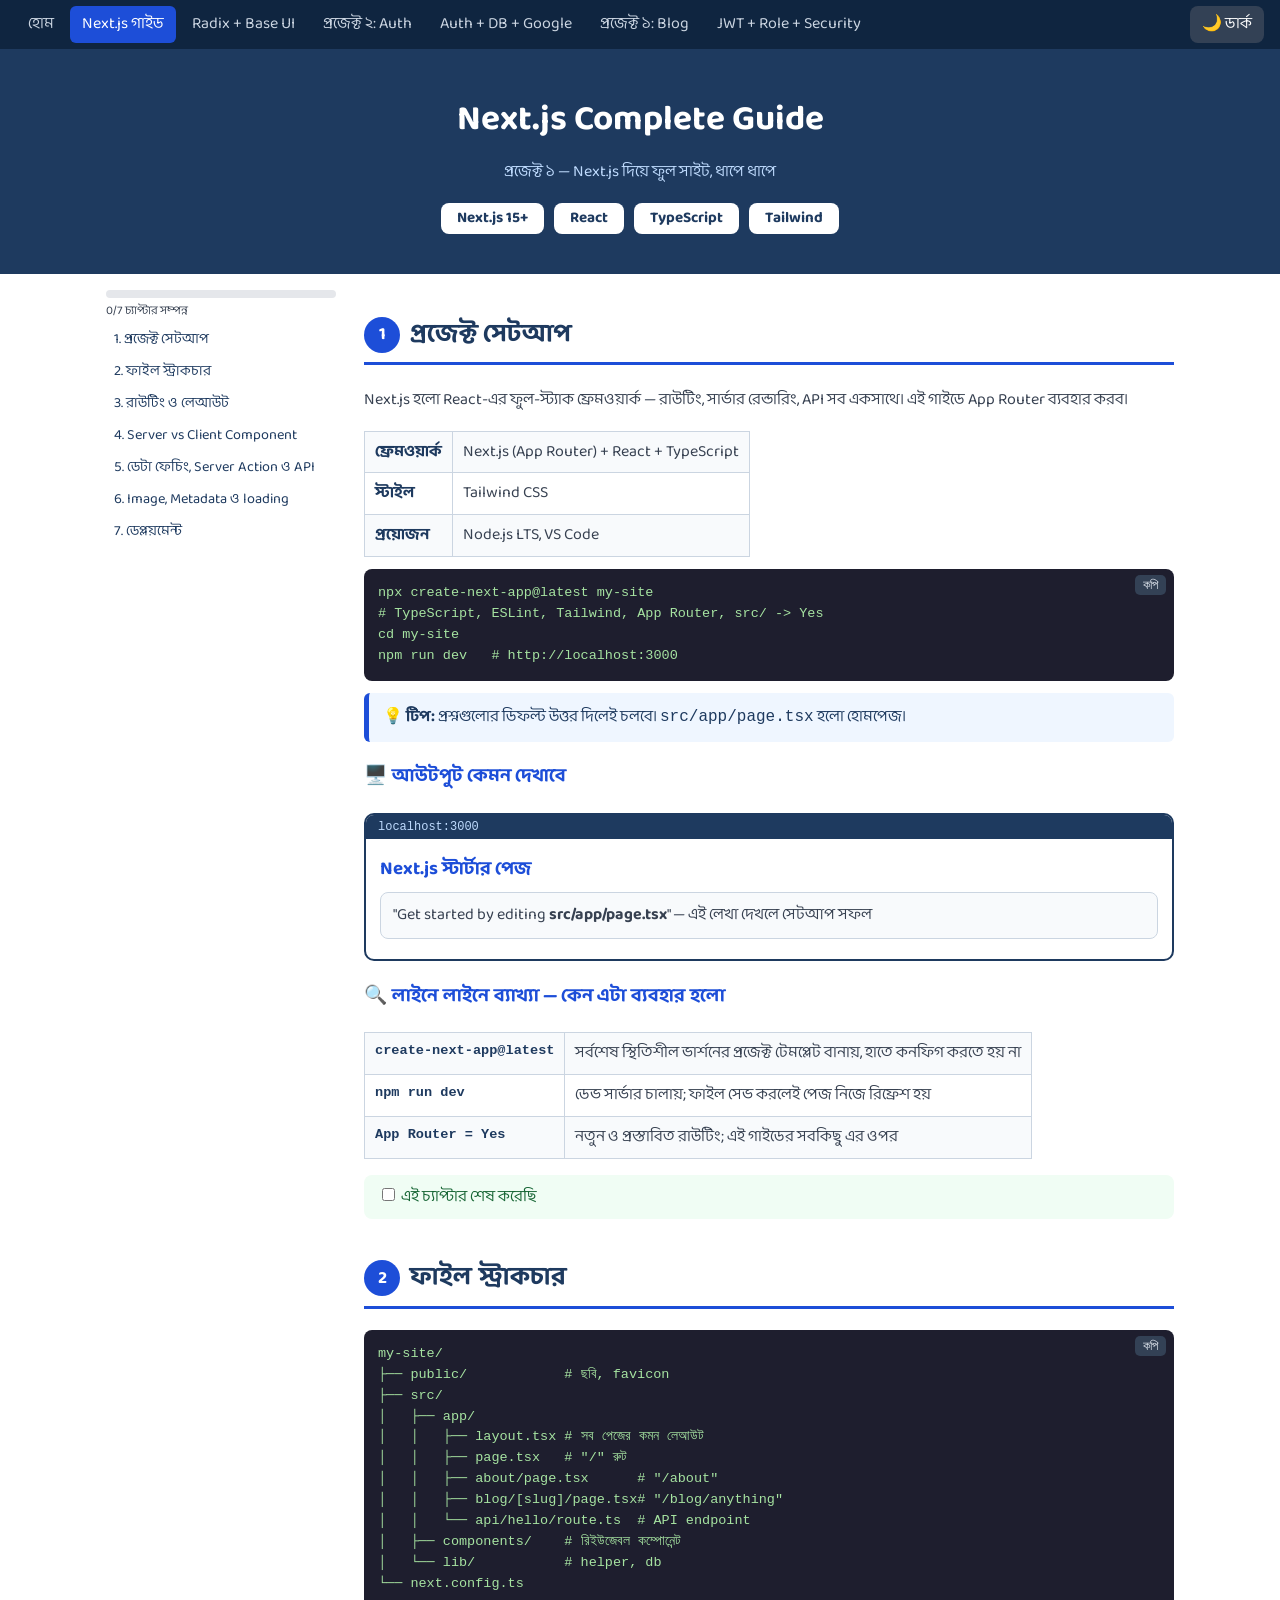
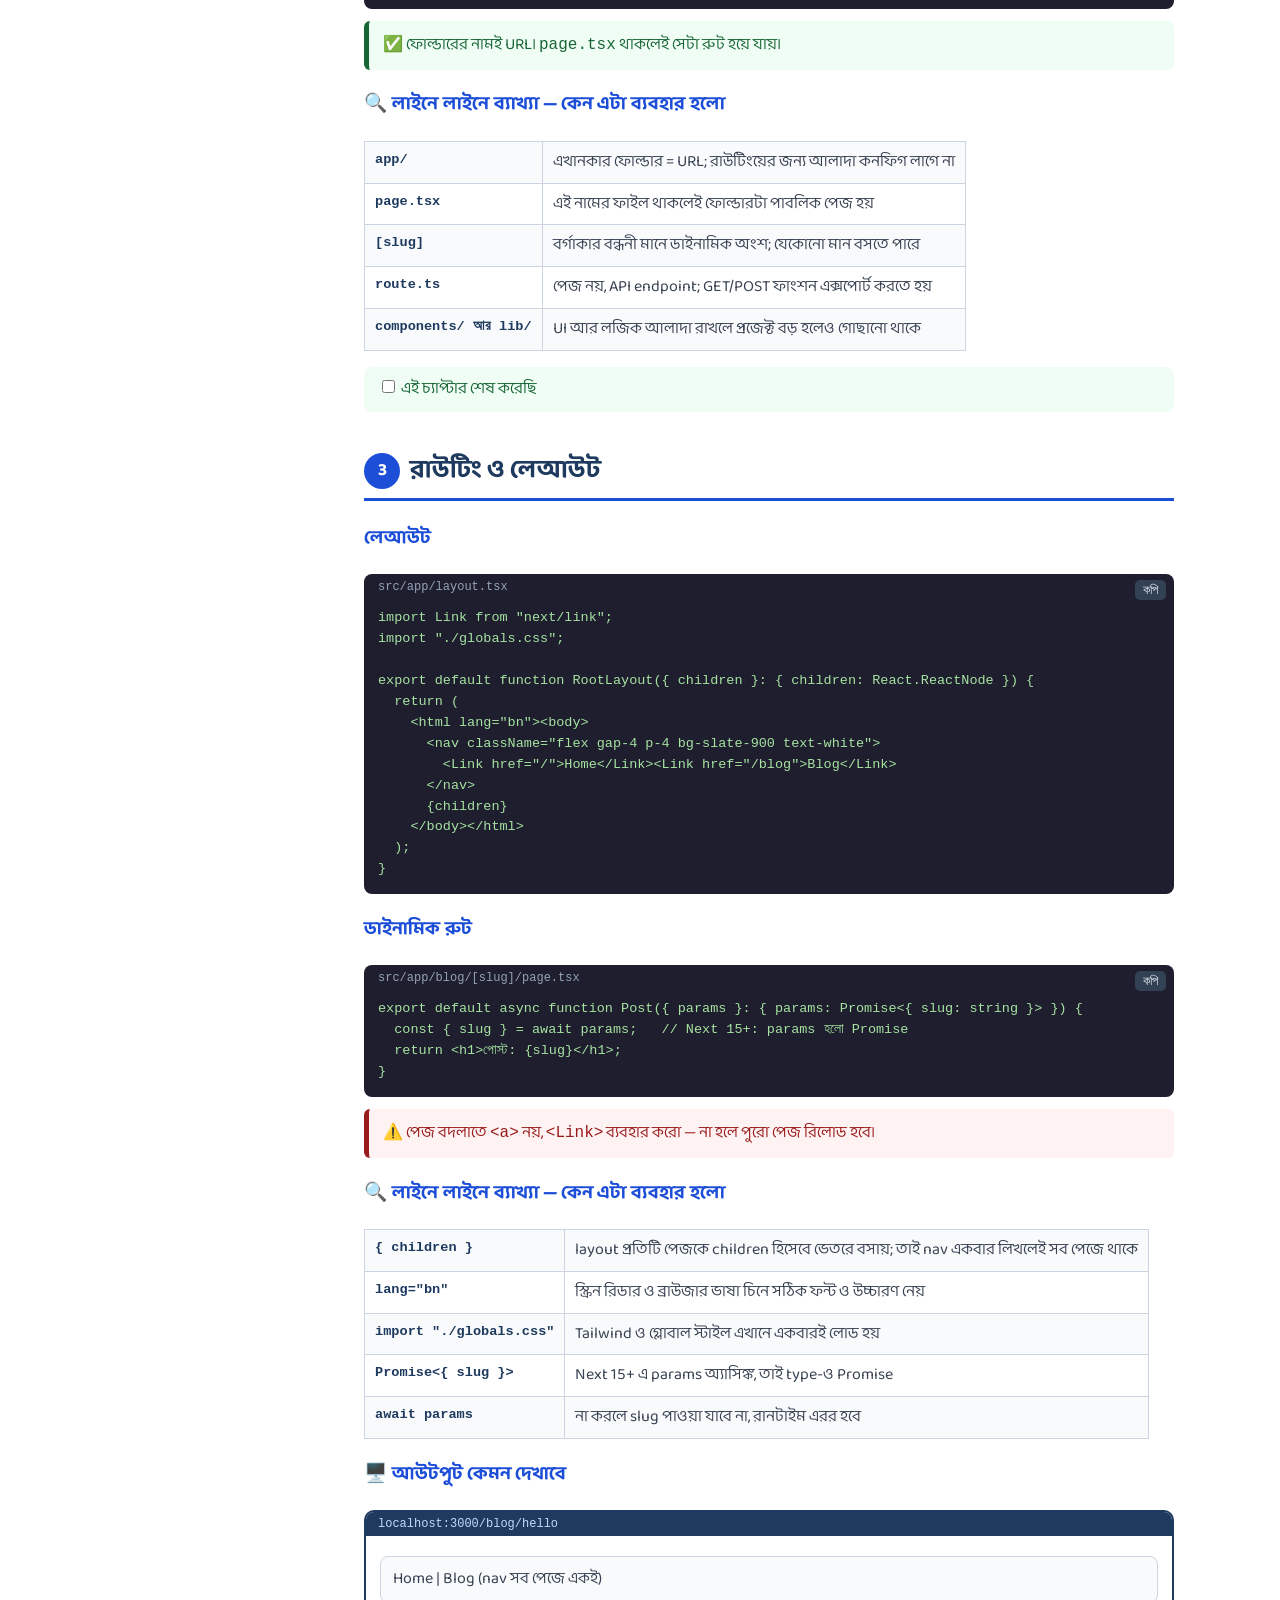
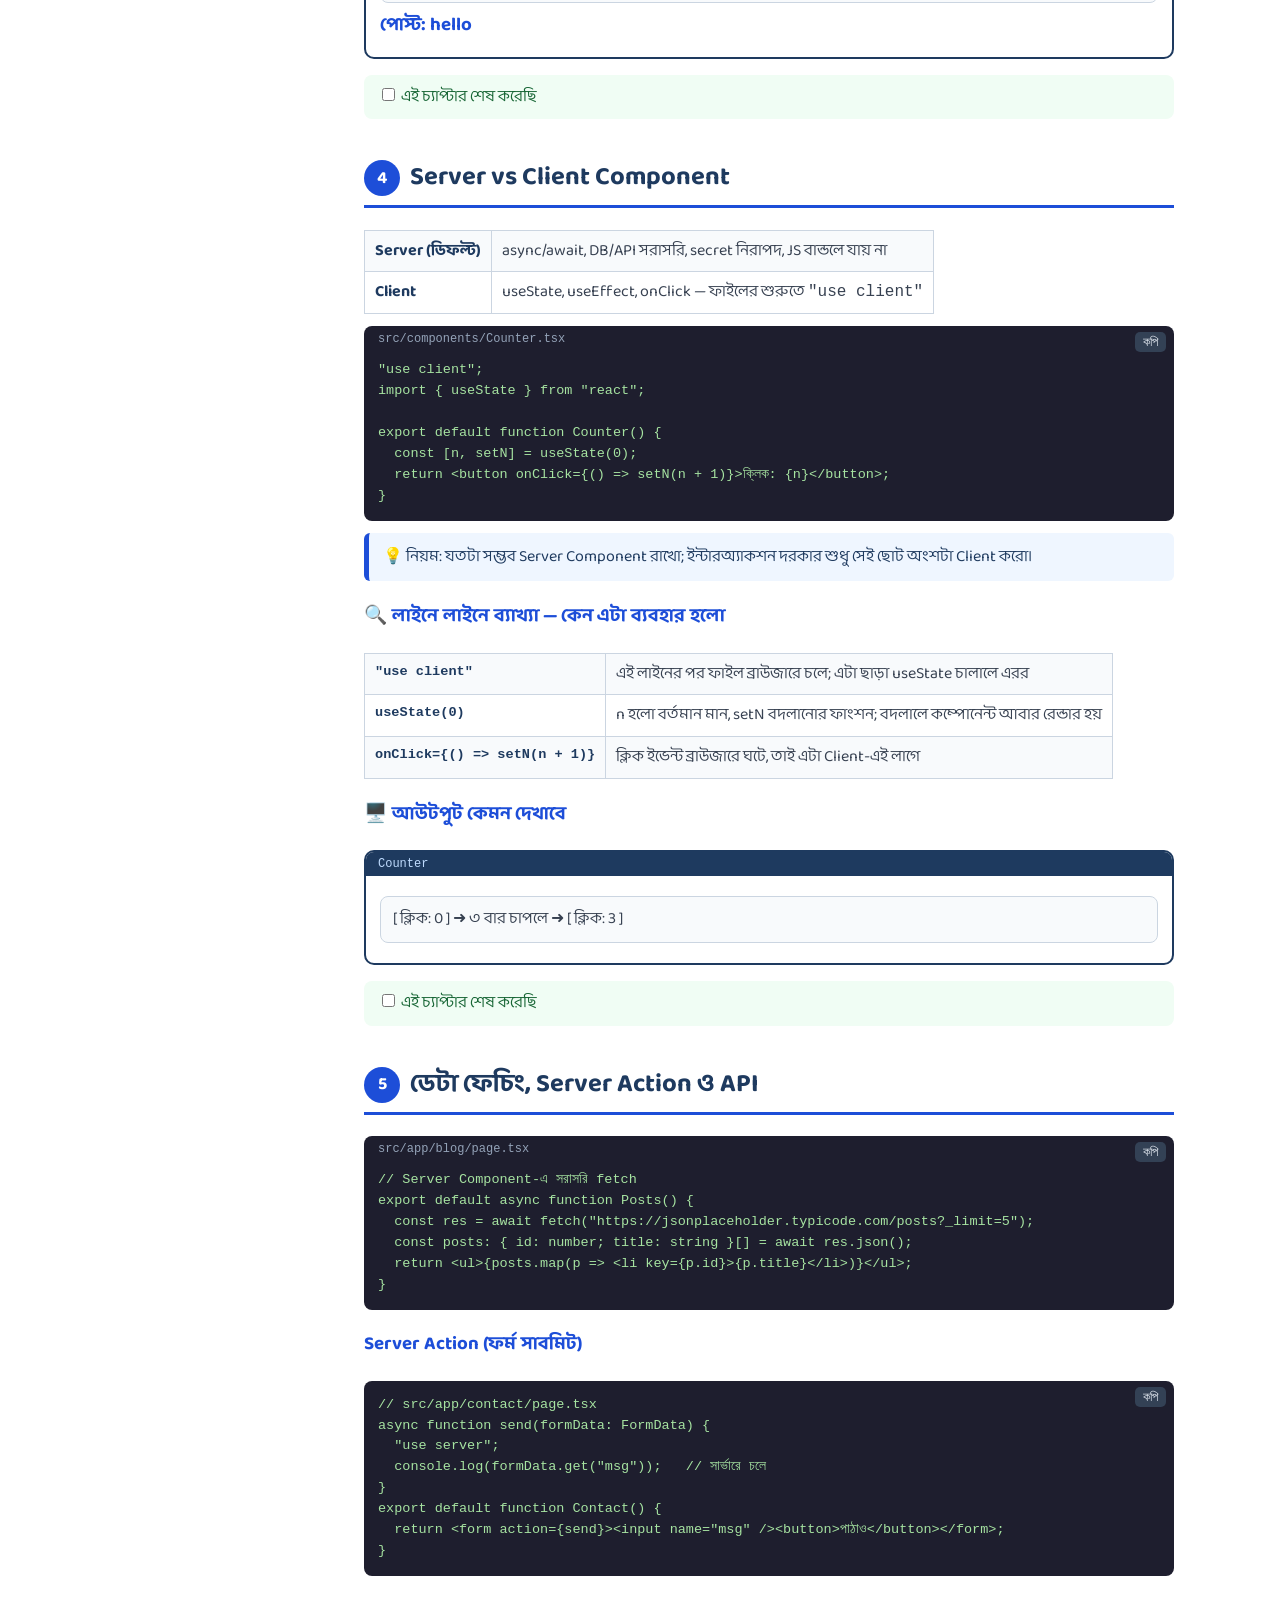
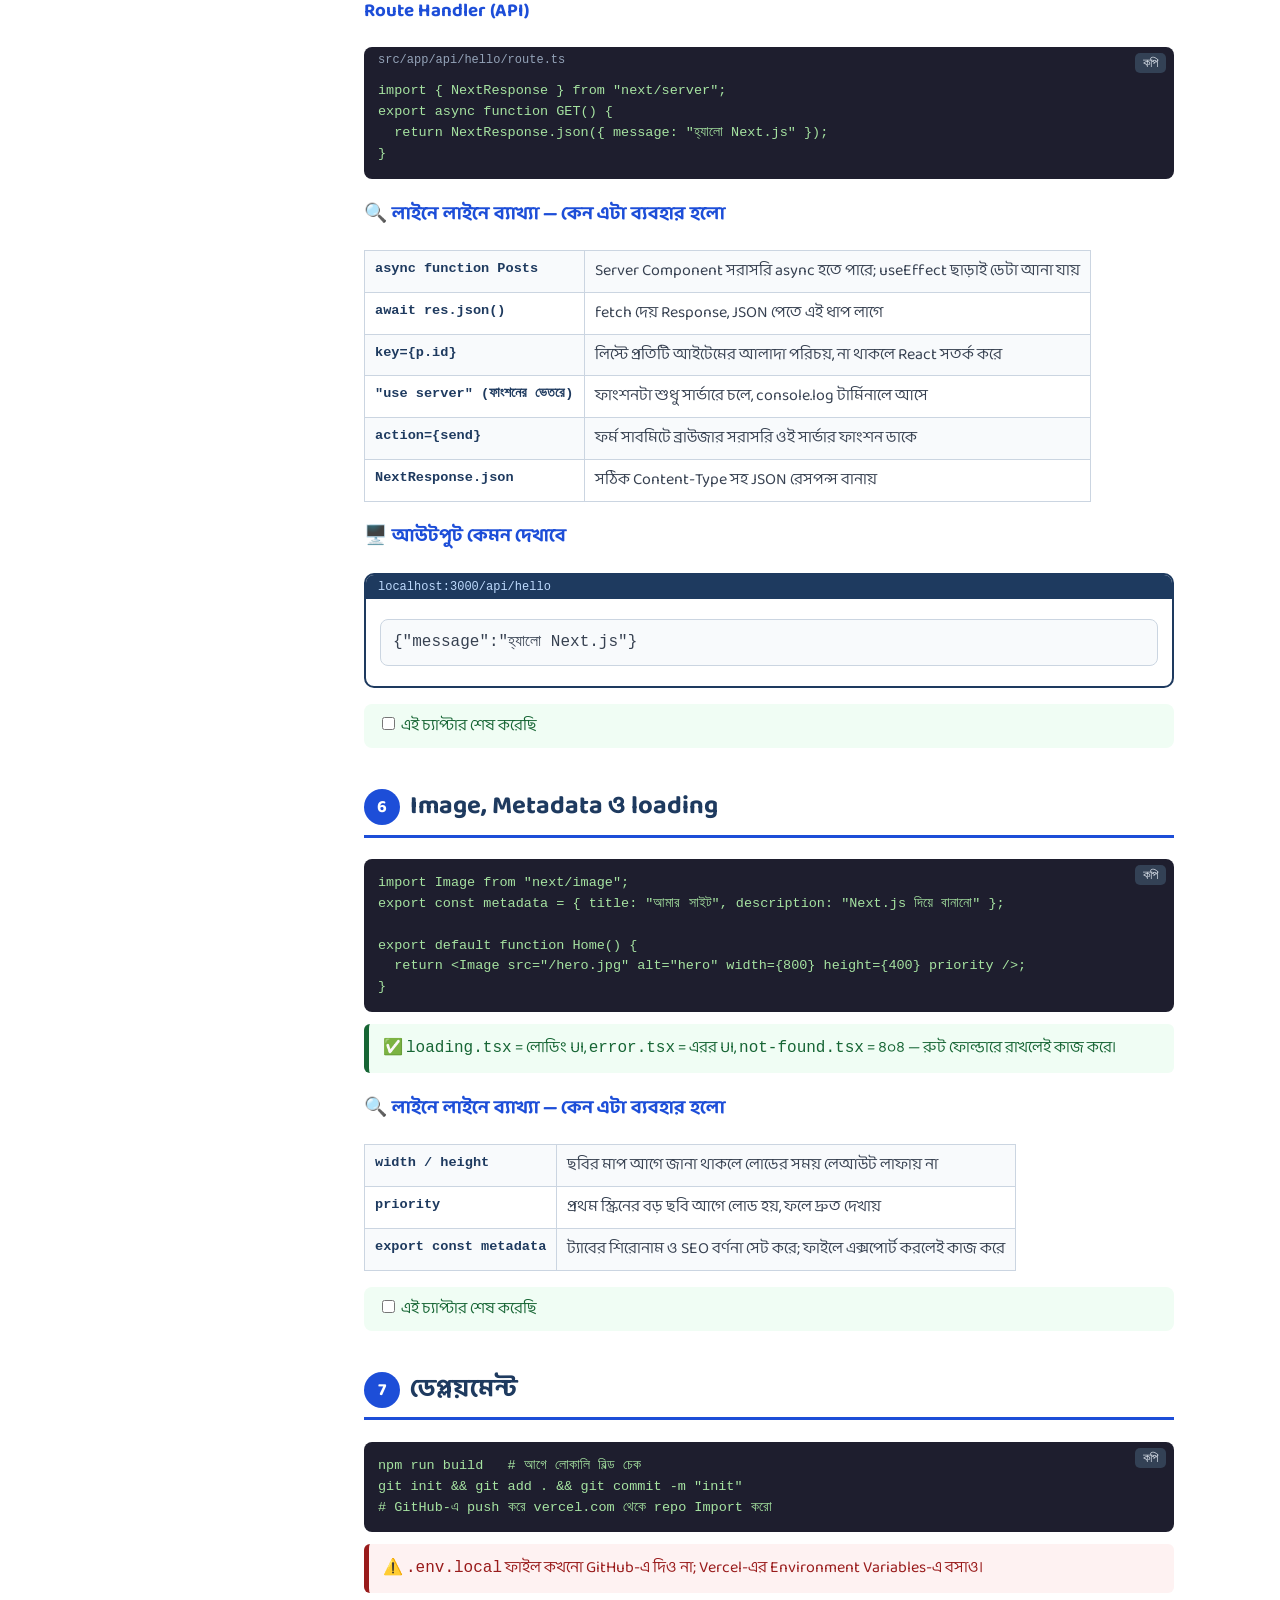
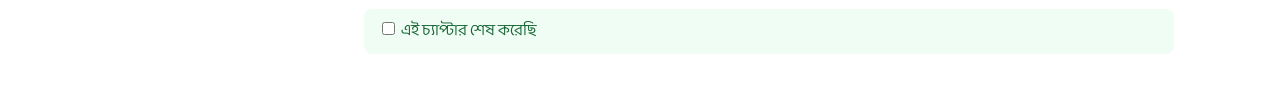
<file: next-js.html>
<!doctype html><html lang="bn"><head><meta charset="utf-8"><meta name="viewport" content="width=device-width,initial-scale=1"><title>Next.js Complete Guide</title><link rel="stylesheet" href="style.css"><link href="https://fonts.googleapis.com/css2?family=Baloo+Da+2:wght@400;600;700&display=swap" rel="stylesheet"></head><body>
<nav class="top"><a href="index.html">হোম</a><a href="next-js.html" class=on>Next.js গাইড</a><a href="ui-libs.html">Radix + Base UI</a><a href="auth-project.html">প্রজেক্ট ২: Auth</a><a href="auth-db.html">Auth + DB + Google</a><a href="project-1.html">প্রজেক্ট ১: Blog</a><a href="jwt-rbac.html">JWT + Role + Security</a></nav><header class="ban"><h2>Next.js Complete Guide</h2><p>প্রজেক্ট ১ — Next.js দিয়ে ফুল সাইট, ধাপে ধাপে</p><div class="chips"><b>Next.js 15+</b><b>React</b><b>TypeScript</b><b>Tailwind</b></div></header>
<div class="wrap"><aside><div class="bar"><i id="pb"></i></div><small id="pt"></small><a href="#c1">1. প্রজেক্ট সেটআপ</a><a href="#c2">2. ফাইল স্ট্রাকচার</a><a href="#c3">3. রাউটিং ও লেআউট</a><a href="#c4">4. Server vs Client Component</a><a href="#c5">5. ডেটা ফেচিং, Server Action ও API</a><a href="#c6">6. Image, Metadata ও loading</a><a href="#c7">7. ডেপ্লয়মেন্ট</a></aside><main><section id="c1"><h1><span>1</span>প্রজেক্ট সেটআপ</h1><p>Next.js হলো React-এর ফুল-স্ট্যাক ফ্রেমওয়ার্ক — রাউটিং, সার্ভার রেন্ডারিং, API সব একসাথে। এই গাইডে App Router ব্যবহার করব।</p><table><tr><td>ফ্রেমওয়ার্ক</td><td>Next.js (App Router) + React + TypeScript</td></tr><tr><td>স্টাইল</td><td>Tailwind CSS</td></tr><tr><td>প্রয়োজন</td><td>Node.js LTS, VS Code</td></tr></table><div class="code"><button class="cp">কপি</button><pre>npx create-next-app@latest my-site
# TypeScript, ESLint, Tailwind, App Router, src/ -&gt; Yes
cd my-site
npm run dev   # http://localhost:3000</pre></div><div class="box info">💡 <b>টিপ:</b> প্রশ্নগুলোর ডিফল্ট উত্তর দিলেই চলবে। <code>src/app/page.tsx</code> হলো হোমপেজ।</div><h3>🖥️ আউটপুট কেমন দেখাবে</h3><div class="frame"><div class="u">localhost:3000</div><div><h3 style="margin:0">Next.js স্টার্টার পেজ</h3><div class="c">"Get started by editing <b>src/app/page.tsx</b>" — এই লেখা দেখলে সেটআপ সফল</div></div></div><h3>🔍 লাইনে লাইনে ব্যাখ্যা — কেন এটা ব্যবহার হলো</h3><table class="why"><tr><td>create-next-app@latest</td><td>সর্বশেষ স্থিতিশীল ভার্শনের প্রজেক্ট টেমপ্লেট বানায়, হাতে কনফিগ করতে হয় না</td></tr><tr><td>npm run dev</td><td>ডেভ সার্ভার চালায়; ফাইল সেভ করলেই পেজ নিজে রিফ্রেশ হয়</td></tr><tr><td>App Router = Yes</td><td>নতুন ও প্রস্তাবিত রাউটিং; এই গাইডের সবকিছু এর ওপর</td></tr></table><label class="done"><input type="checkbox" data-k="next-js.html#1"> এই চ্যাপ্টার শেষ করেছি</label></section><section id="c2"><h1><span>2</span>ফাইল স্ট্রাকচার</h1><div class="code"><button class="cp">কপি</button><pre>my-site/
├── public/            # ছবি, favicon
├── src/
│   ├── app/
│   │   ├── layout.tsx # সব পেজের কমন লেআউট
│   │   ├── page.tsx   # &quot;/&quot; রুট
│   │   ├── about/page.tsx      # &quot;/about&quot;
│   │   ├── blog/[slug]/page.tsx# &quot;/blog/anything&quot;
│   │   └── api/hello/route.ts  # API endpoint
│   ├── components/    # রিইউজেবল কম্পোনেন্ট
│   └── lib/           # helper, db
└── next.config.ts</pre></div><div class="box ok">✅ ফোল্ডারের নামই URL। <code>page.tsx</code> থাকলেই সেটা রুট হয়ে যায়।</div><h3>🔍 লাইনে লাইনে ব্যাখ্যা — কেন এটা ব্যবহার হলো</h3><table class="why"><tr><td>app/</td><td>এখানকার ফোল্ডার = URL; রাউটিংয়ের জন্য আলাদা কনফিগ লাগে না</td></tr><tr><td>page.tsx</td><td>এই নামের ফাইল থাকলেই ফোল্ডারটা পাবলিক পেজ হয়</td></tr><tr><td>[slug]</td><td>বর্গাকার বন্ধনী মানে ডাইনামিক অংশ; যেকোনো মান বসতে পারে</td></tr><tr><td>route.ts</td><td>পেজ নয়, API endpoint; GET/POST ফাংশন এক্সপোর্ট করতে হয়</td></tr><tr><td>components/ আর lib/</td><td>UI আর লজিক আলাদা রাখলে প্রজেক্ট বড় হলেও গোছানো থাকে</td></tr></table><label class="done"><input type="checkbox" data-k="next-js.html#2"> এই চ্যাপ্টার শেষ করেছি</label></section><section id="c3"><h1><span>3</span>রাউটিং ও লেআউট</h1><h3>লেআউট</h3><div class="code"><div class=fn>src/app/layout.tsx</div><button class="cp">কপি</button><pre>import Link from &quot;next/link&quot;;
import &quot;./globals.css&quot;;

export default function RootLayout({ children }: { children: React.ReactNode }) {
  return (
    &lt;html lang=&quot;bn&quot;&gt;&lt;body&gt;
      &lt;nav className=&quot;flex gap-4 p-4 bg-slate-900 text-white&quot;&gt;
        &lt;Link href=&quot;/&quot;&gt;Home&lt;/Link&gt;&lt;Link href=&quot;/blog&quot;&gt;Blog&lt;/Link&gt;
      &lt;/nav&gt;
      {children}
    &lt;/body&gt;&lt;/html&gt;
  );
}</pre></div><h3>ডাইনামিক রুট</h3><div class="code"><div class=fn>src/app/blog/[slug]/page.tsx</div><button class="cp">কপি</button><pre>export default async function Post({ params }: { params: Promise&lt;{ slug: string }&gt; }) {
  const { slug } = await params;   // Next 15+: params হলো Promise
  return &lt;h1&gt;পোস্ট: {slug}&lt;/h1&gt;;
}</pre></div><div class="box warn">⚠️ পেজ বদলাতে <code>&lt;a&gt;</code> নয়, <code>&lt;Link&gt;</code> ব্যবহার করো — না হলে পুরো পেজ রিলোড হবে।</div><h3>🔍 লাইনে লাইনে ব্যাখ্যা — কেন এটা ব্যবহার হলো</h3><table class="why"><tr><td>{ children }</td><td>layout প্রতিটি পেজকে children হিসেবে ভেতরে বসায়; তাই nav একবার লিখলেই সব পেজে থাকে</td></tr><tr><td>lang=&quot;bn&quot;</td><td>স্ক্রিন রিডার ও ব্রাউজার ভাষা চিনে সঠিক ফন্ট ও উচ্চারণ নেয়</td></tr><tr><td>import &quot;./globals.css&quot;</td><td>Tailwind ও গ্লোবাল স্টাইল এখানে একবারই লোড হয়</td></tr><tr><td>Promise&lt;{ slug }&gt;</td><td>Next 15+ এ params অ্যাসিঙ্ক, তাই type-ও Promise</td></tr><tr><td>await params</td><td>না করলে slug পাওয়া যাবে না, রানটাইম এরর হবে</td></tr></table><h3>🖥️ আউটপুট কেমন দেখাবে</h3><div class="frame"><div class="u">localhost:3000/blog/hello</div><div><div class="c">Home | Blog (nav সব পেজে একই)</div><h3 style="margin:0">পোস্ট: hello</h3></div></div><label class="done"><input type="checkbox" data-k="next-js.html#3"> এই চ্যাপ্টার শেষ করেছি</label></section><section id="c4"><h1><span>4</span>Server vs Client Component</h1><table><tr><td>Server (ডিফল্ট)</td><td>async/await, DB/API সরাসরি, secret নিরাপদ, JS বান্ডলে যায় না</td></tr><tr><td>Client</td><td>useState, useEffect, onClick — ফাইলের শুরুতে <code>"use client"</code></td></tr></table><div class="code"><div class=fn>src/components/Counter.tsx</div><button class="cp">কপি</button><pre>&quot;use client&quot;;
import { useState } from &quot;react&quot;;

export default function Counter() {
  const [n, setN] = useState(0);
  return &lt;button onClick={() =&gt; setN(n + 1)}&gt;ক্লিক: {n}&lt;/button&gt;;
}</pre></div><div class="box info">💡 নিয়ম: যতটা সম্ভব Server Component রাখো; ইন্টারঅ্যাকশন দরকার শুধু সেই ছোট অংশটা Client করো।</div><h3>🔍 লাইনে লাইনে ব্যাখ্যা — কেন এটা ব্যবহার হলো</h3><table class="why"><tr><td>&quot;use client&quot;</td><td>এই লাইনের পর ফাইল ব্রাউজারে চলে; এটা ছাড়া useState চালালে এরর</td></tr><tr><td>useState(0)</td><td>n হলো বর্তমান মান, setN বদলানোর ফাংশন; বদলালে কম্পোনেন্ট আবার রেন্ডার হয়</td></tr><tr><td>onClick={() =&gt; setN(n + 1)}</td><td>ক্লিক ইভেন্ট ব্রাউজারে ঘটে, তাই এটা Client-এই লাগে</td></tr></table><h3>🖥️ আউটপুট কেমন দেখাবে</h3><div class="frame"><div class="u">Counter</div><div><div class="c">[ ক্লিক: 0 ] ➜ ৩ বার চাপলে ➜ [ ক্লিক: 3 ]</div></div></div><label class="done"><input type="checkbox" data-k="next-js.html#4"> এই চ্যাপ্টার শেষ করেছি</label></section><section id="c5"><h1><span>5</span>ডেটা ফেচিং, Server Action ও API</h1><div class="code"><div class=fn>src/app/blog/page.tsx</div><button class="cp">কপি</button><pre>// Server Component-এ সরাসরি fetch
export default async function Posts() {
  const res = await fetch(&quot;https://jsonplaceholder.typicode.com/posts?_limit=5&quot;);
  const posts: { id: number; title: string }[] = await res.json();
  return &lt;ul&gt;{posts.map(p =&gt; &lt;li key={p.id}&gt;{p.title}&lt;/li&gt;)}&lt;/ul&gt;;
}</pre></div><h3>Server Action (ফর্ম সাবমিট)</h3><div class="code"><button class="cp">কপি</button><pre>// src/app/contact/page.tsx
async function send(formData: FormData) {
  &quot;use server&quot;;
  console.log(formData.get(&quot;msg&quot;));   // সার্ভারে চলে
}
export default function Contact() {
  return &lt;form action={send}&gt;&lt;input name=&quot;msg&quot; /&gt;&lt;button&gt;পাঠাও&lt;/button&gt;&lt;/form&gt;;
}</pre></div><h3>Route Handler (API)</h3><div class="code"><div class=fn>src/app/api/hello/route.ts</div><button class="cp">কপি</button><pre>import { NextResponse } from &quot;next/server&quot;;
export async function GET() {
  return NextResponse.json({ message: &quot;হ্যালো Next.js&quot; });
}</pre></div><h3>🔍 লাইনে লাইনে ব্যাখ্যা — কেন এটা ব্যবহার হলো</h3><table class="why"><tr><td>async function Posts</td><td>Server Component সরাসরি async হতে পারে; useEffect ছাড়াই ডেটা আনা যায়</td></tr><tr><td>await res.json()</td><td>fetch দেয় Response, JSON পেতে এই ধাপ লাগে</td></tr><tr><td>key={p.id}</td><td>লিস্টে প্রতিটি আইটেমের আলাদা পরিচয়, না থাকলে React সতর্ক করে</td></tr><tr><td>&quot;use server&quot; (ফাংশনের ভেতরে)</td><td>ফাংশনটা শুধু সার্ভারে চলে, console.log টার্মিনালে আসে</td></tr><tr><td>action={send}</td><td>ফর্ম সাবমিটে ব্রাউজার সরাসরি ওই সার্ভার ফাংশন ডাকে</td></tr><tr><td>NextResponse.json</td><td>সঠিক Content-Type সহ JSON রেসপন্স বানায়</td></tr></table><h3>🖥️ আউটপুট কেমন দেখাবে</h3><div class="frame"><div class="u">localhost:3000/api/hello</div><div><div class="c" style="font-family:monospace">{"message":"হ্যালো Next.js"}</div></div></div><label class="done"><input type="checkbox" data-k="next-js.html#5"> এই চ্যাপ্টার শেষ করেছি</label></section><section id="c6"><h1><span>6</span>Image, Metadata ও loading</h1><div class="code"><button class="cp">কপি</button><pre>import Image from &quot;next/image&quot;;
export const metadata = { title: &quot;আমার সাইট&quot;, description: &quot;Next.js দিয়ে বানানো&quot; };

export default function Home() {
  return &lt;Image src=&quot;/hero.jpg&quot; alt=&quot;hero&quot; width={800} height={400} priority /&gt;;
}</pre></div><div class="box ok">✅ <code>loading.tsx</code> = লোডিং UI, <code>error.tsx</code> = এরর UI, <code>not-found.tsx</code> = ৪০৪ — রুট ফোল্ডারে রাখলেই কাজ করে।</div><h3>🔍 লাইনে লাইনে ব্যাখ্যা — কেন এটা ব্যবহার হলো</h3><table class="why"><tr><td>width / height</td><td>ছবির মাপ আগে জানা থাকলে লোডের সময় লেআউট লাফায় না</td></tr><tr><td>priority</td><td>প্রথম স্ক্রিনের বড় ছবি আগে লোড হয়, ফলে দ্রুত দেখায়</td></tr><tr><td>export const metadata</td><td>ট্যাবের শিরোনাম ও SEO বর্ণনা সেট করে; ফাইলে এক্সপোর্ট করলেই কাজ করে</td></tr></table><label class="done"><input type="checkbox" data-k="next-js.html#6"> এই চ্যাপ্টার শেষ করেছি</label></section><section id="c7"><h1><span>7</span>ডেপ্লয়মেন্ট</h1><div class="code"><button class="cp">কপি</button><pre>npm run build   # আগে লোকালি বিল্ড চেক
git init &amp;&amp; git add . &amp;&amp; git commit -m &quot;init&quot;
# GitHub-এ push করে vercel.com থেকে repo Import করো</pre></div><div class="box warn">⚠️ <code>.env.local</code> ফাইল কখনো GitHub-এ দিও না; Vercel-এর Environment Variables-এ বসাও।</div><label class="done"><input type="checkbox" data-k="next-js.html#7"> এই চ্যাপ্টার শেষ করেছি</label></section></main></div><script src="app.js"></script></body></html>
</file>
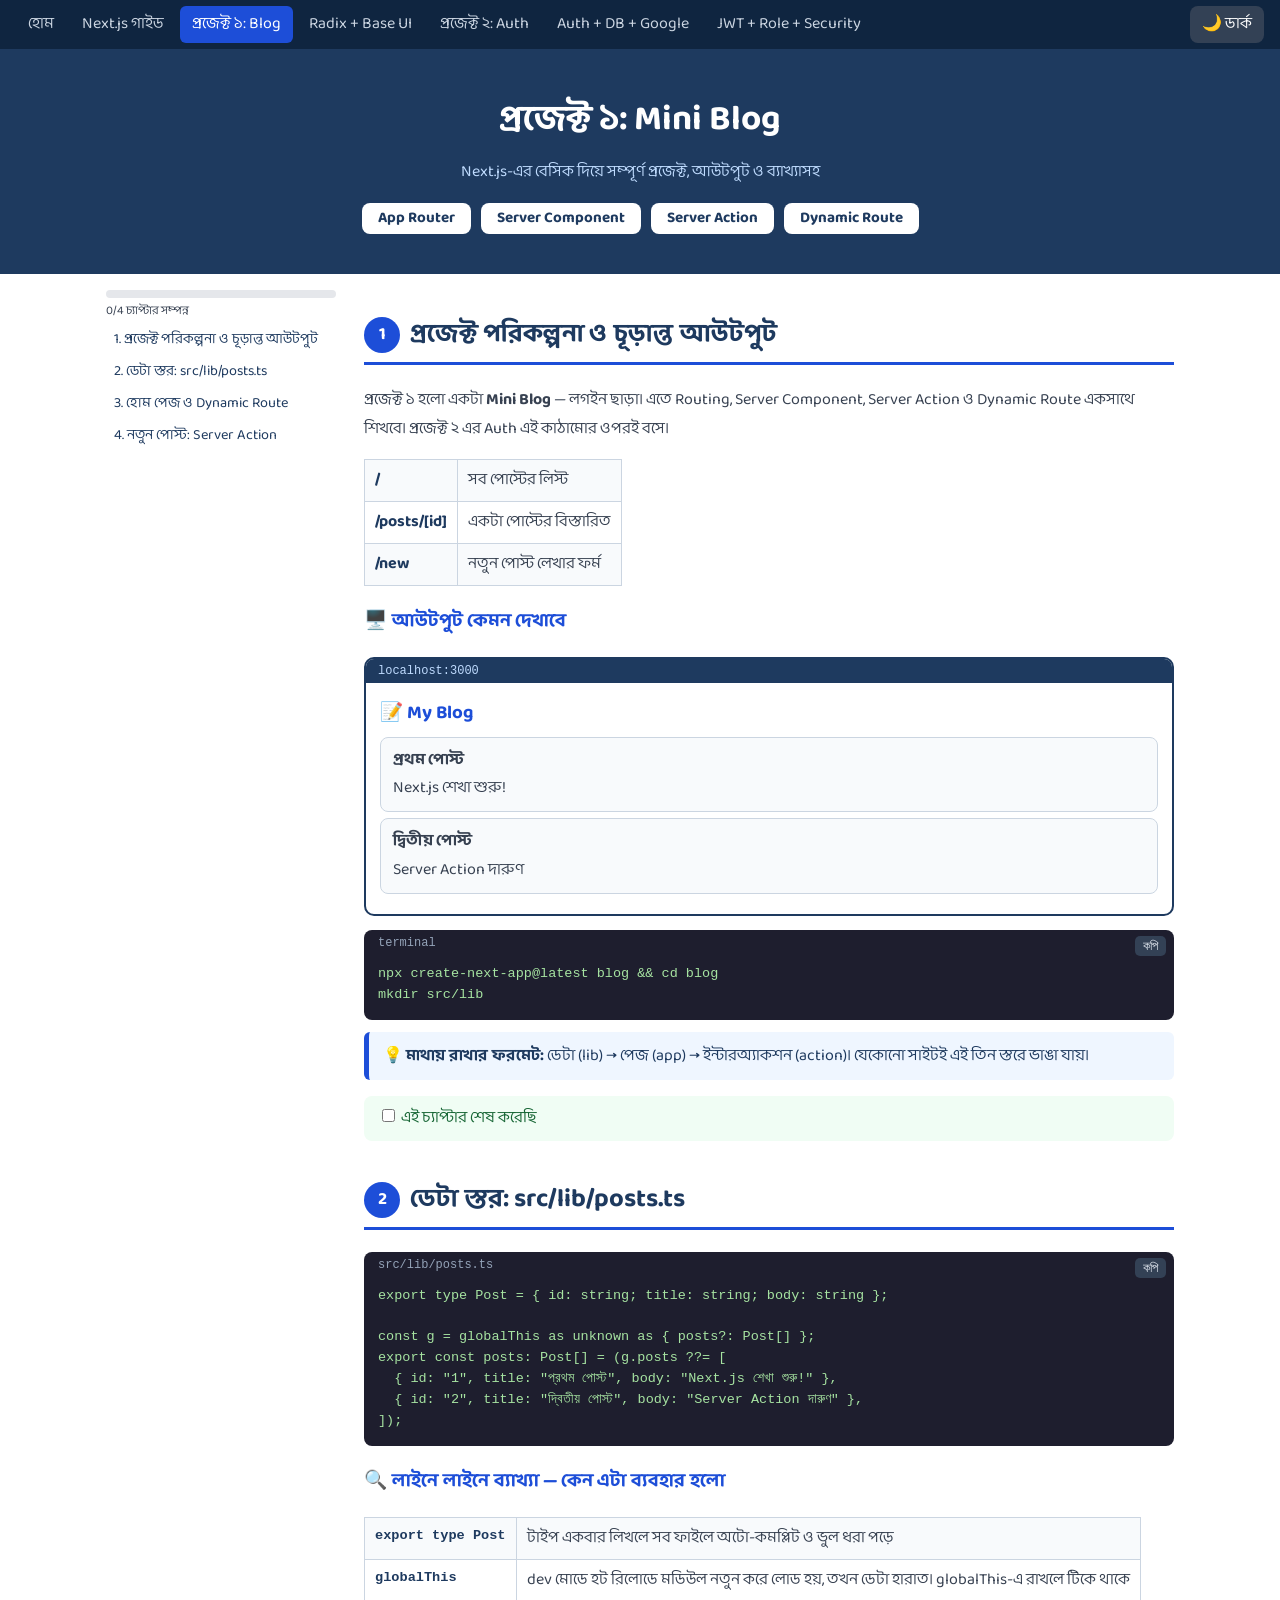
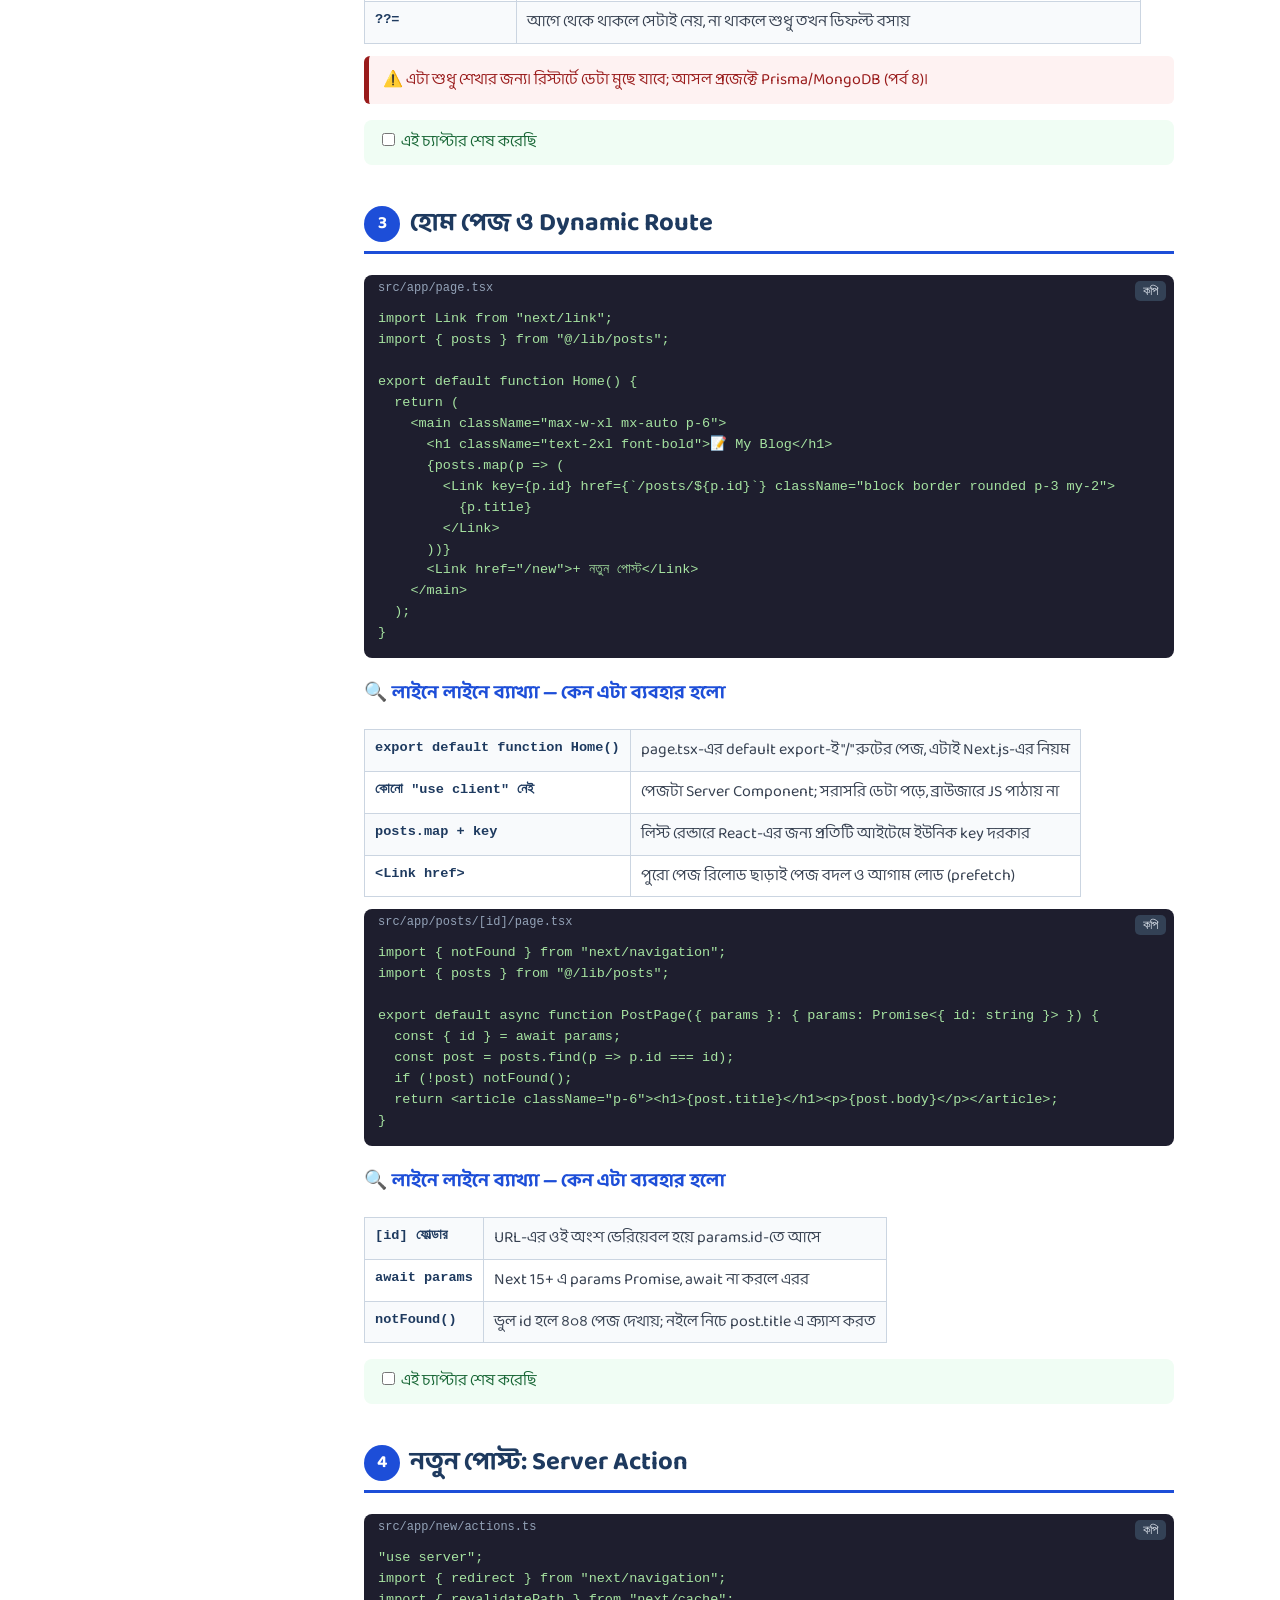
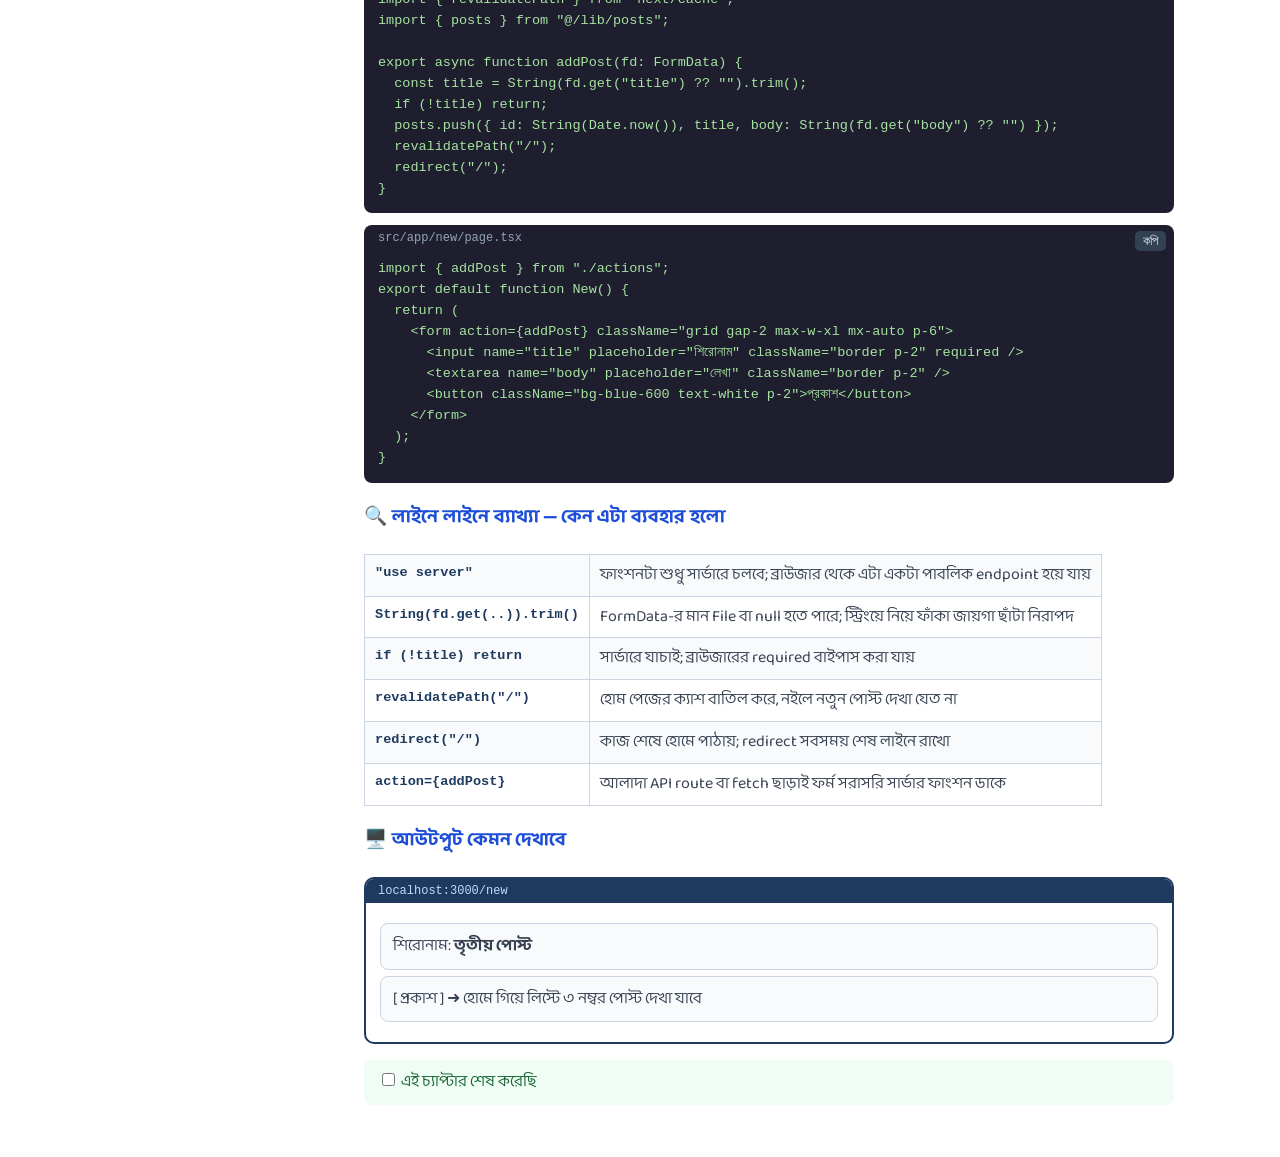
<file: project-1.html>
<!doctype html><html lang="bn"><head><meta charset="utf-8"><meta name="viewport" content="width=device-width,initial-scale=1"><title>প্রজেক্ট ১: Mini Blog</title><link rel="stylesheet" href="style.css"><link href="https://fonts.googleapis.com/css2?family=Baloo+Da+2:wght@400;600;700&display=swap" rel="stylesheet"></head><body><nav class="top"><a href="index.html">হোম</a><a href="next-js.html">Next.js গাইড</a><a href="project-1.html" class=on>প্রজেক্ট ১: Blog</a><a href="ui-libs.html">Radix + Base UI</a><a href="auth-project.html">প্রজেক্ট ২: Auth</a><a href="auth-db.html">Auth + DB + Google</a><a href="jwt-rbac.html">JWT + Role + Security</a></nav><header class="ban"><h2>প্রজেক্ট ১: Mini Blog</h2><p>Next.js-এর বেসিক দিয়ে সম্পূর্ণ প্রজেক্ট, আউটপুট ও ব্যাখ্যাসহ</p><div class="chips"><b>App Router</b><b>Server Component</b><b>Server Action</b><b>Dynamic Route</b></div></header><div class="wrap"><aside><div class="bar"><i id="pb"></i></div><small id="pt"></small><a href="#c1">1. প্রজেক্ট পরিকল্পনা ও চূড়ান্ত আউটপুট</a><a href="#c2">2. ডেটা স্তর: src/lib/posts.ts</a><a href="#c3">3. হোম পেজ ও Dynamic Route</a><a href="#c4">4. নতুন পোস্ট: Server Action</a></aside><main><section id="c1"><h1><span>1</span>প্রজেক্ট পরিকল্পনা ও চূড়ান্ত আউটপুট</h1><p>প্রজেক্ট ১ হলো একটা <b>Mini Blog</b> — লগইন ছাড়া। এতে Routing, Server Component, Server Action ও Dynamic Route একসাথে শিখবে। প্রজেক্ট ২ এর Auth এই কাঠামোর ওপরই বসে।</p><table><tr><td>/</td><td>সব পোস্টের লিস্ট</td></tr><tr><td>/posts/[id]</td><td>একটা পোস্টের বিস্তারিত</td></tr><tr><td>/new</td><td>নতুন পোস্ট লেখার ফর্ম</td></tr></table><h3>🖥️ আউটপুট কেমন দেখাবে</h3><div class="frame"><div class="u">localhost:3000</div><div><h3 style="margin:0">📝 My Blog</h3><div class="c"><b>প্রথম পোস্ট</b><br>Next.js শেখা শুরু!</div><div class="c"><b>দ্বিতীয় পোস্ট</b><br>Server Action দারুণ</div></div></div><div class="code"><div class=fn>terminal</div><button class="cp">কপি</button><pre>npx create-next-app@latest blog &amp;&amp; cd blog
mkdir src/lib</pre></div><div class="box info">💡 <b>মাথায় রাখার ফরমেট:</b> ডেটা (lib) → পেজ (app) → ইন্টারঅ্যাকশন (action)। যেকোনো সাইটই এই তিন স্তরে ভাঙা যায়।</div><label class="done"><input type="checkbox" data-k="project-1.html#1"> এই চ্যাপ্টার শেষ করেছি</label></section><section id="c2"><h1><span>2</span>ডেটা স্তর: src/lib/posts.ts</h1><div class="code"><div class=fn>src/lib/posts.ts</div><button class="cp">কপি</button><pre>export type Post = { id: string; title: string; body: string };

const g = globalThis as unknown as { posts?: Post[] };
export const posts: Post[] = (g.posts ??= [
  { id: &quot;1&quot;, title: &quot;প্রথম পোস্ট&quot;, body: &quot;Next.js শেখা শুরু!&quot; },
  { id: &quot;2&quot;, title: &quot;দ্বিতীয় পোস্ট&quot;, body: &quot;Server Action দারুণ&quot; },
]);</pre></div><h3>🔍 লাইনে লাইনে ব্যাখ্যা — কেন এটা ব্যবহার হলো</h3><table class="why"><tr><td>export type Post</td><td>টাইপ একবার লিখলে সব ফাইলে অটো-কমপ্লিট ও ভুল ধরা পড়ে</td></tr><tr><td>globalThis</td><td>dev মোডে হট রিলোডে মডিউল নতুন করে লোড হয়, তখন ডেটা হারাত। globalThis-এ রাখলে টিকে থাকে</td></tr><tr><td>??=</td><td>আগে থেকে থাকলে সেটাই নেয়, না থাকলে শুধু তখন ডিফল্ট বসায়</td></tr></table><div class="box warn">⚠️ এটা শুধু শেখার জন্য। রিস্টার্টে ডেটা মুছে যাবে; আসল প্রজেক্টে Prisma/MongoDB (পর্ব ৪)।</div><label class="done"><input type="checkbox" data-k="project-1.html#2"> এই চ্যাপ্টার শেষ করেছি</label></section><section id="c3"><h1><span>3</span>হোম পেজ ও Dynamic Route</h1><div class="code"><div class=fn>src/app/page.tsx</div><button class="cp">কপি</button><pre>import Link from &quot;next/link&quot;;
import { posts } from &quot;@/lib/posts&quot;;

export default function Home() {
  return (
    &lt;main className=&quot;max-w-xl mx-auto p-6&quot;&gt;
      &lt;h1 className=&quot;text-2xl font-bold&quot;&gt;📝 My Blog&lt;/h1&gt;
      {posts.map(p =&gt; (
        &lt;Link key={p.id} href={`/posts/${p.id}`} className=&quot;block border rounded p-3 my-2&quot;&gt;
          {p.title}
        &lt;/Link&gt;
      ))}
      &lt;Link href=&quot;/new&quot;&gt;+ নতুন পোস্ট&lt;/Link&gt;
    &lt;/main&gt;
  );
}</pre></div><h3>🔍 লাইনে লাইনে ব্যাখ্যা — কেন এটা ব্যবহার হলো</h3><table class="why"><tr><td>export default function Home()</td><td>page.tsx-এর default export-ই "/" রুটের পেজ, এটাই Next.js-এর নিয়ম</td></tr><tr><td>কোনো &quot;use client&quot; নেই</td><td>পেজটা Server Component; সরাসরি ডেটা পড়ে, ব্রাউজারে JS পাঠায় না</td></tr><tr><td>posts.map + key</td><td>লিস্ট রেন্ডারে React-এর জন্য প্রতিটি আইটেমে ইউনিক key দরকার</td></tr><tr><td>&lt;Link href&gt;</td><td>পুরো পেজ রিলোড ছাড়াই পেজ বদল ও আগাম লোড (prefetch)</td></tr></table><div class="code"><div class=fn>src/app/posts/[id]/page.tsx</div><button class="cp">কপি</button><pre>import { notFound } from &quot;next/navigation&quot;;
import { posts } from &quot;@/lib/posts&quot;;

export default async function PostPage({ params }: { params: Promise&lt;{ id: string }&gt; }) {
  const { id } = await params;
  const post = posts.find(p =&gt; p.id === id);
  if (!post) notFound();
  return &lt;article className=&quot;p-6&quot;&gt;&lt;h1&gt;{post.title}&lt;/h1&gt;&lt;p&gt;{post.body}&lt;/p&gt;&lt;/article&gt;;
}</pre></div><h3>🔍 লাইনে লাইনে ব্যাখ্যা — কেন এটা ব্যবহার হলো</h3><table class="why"><tr><td>[id] ফোল্ডার</td><td>URL-এর ওই অংশ ভেরিয়েবল হয়ে params.id-তে আসে</td></tr><tr><td>await params</td><td>Next 15+ এ params Promise, await না করলে এরর</td></tr><tr><td>notFound()</td><td>ভুল id হলে ৪০৪ পেজ দেখায়; নইলে নিচে post.title এ ক্র্যাশ করত</td></tr></table><label class="done"><input type="checkbox" data-k="project-1.html#3"> এই চ্যাপ্টার শেষ করেছি</label></section><section id="c4"><h1><span>4</span>নতুন পোস্ট: Server Action</h1><div class="code"><div class=fn>src/app/new/actions.ts</div><button class="cp">কপি</button><pre>&quot;use server&quot;;
import { redirect } from &quot;next/navigation&quot;;
import { revalidatePath } from &quot;next/cache&quot;;
import { posts } from &quot;@/lib/posts&quot;;

export async function addPost(fd: FormData) {
  const title = String(fd.get(&quot;title&quot;) ?? &quot;&quot;).trim();
  if (!title) return;
  posts.push({ id: String(Date.now()), title, body: String(fd.get(&quot;body&quot;) ?? &quot;&quot;) });
  revalidatePath(&quot;/&quot;);
  redirect(&quot;/&quot;);
}</pre></div><div class="code"><div class=fn>src/app/new/page.tsx</div><button class="cp">কপি</button><pre>import { addPost } from &quot;./actions&quot;;
export default function New() {
  return (
    &lt;form action={addPost} className=&quot;grid gap-2 max-w-xl mx-auto p-6&quot;&gt;
      &lt;input name=&quot;title&quot; placeholder=&quot;শিরোনাম&quot; className=&quot;border p-2&quot; required /&gt;
      &lt;textarea name=&quot;body&quot; placeholder=&quot;লেখা&quot; className=&quot;border p-2&quot; /&gt;
      &lt;button className=&quot;bg-blue-600 text-white p-2&quot;&gt;প্রকাশ&lt;/button&gt;
    &lt;/form&gt;
  );
}</pre></div><h3>🔍 লাইনে লাইনে ব্যাখ্যা — কেন এটা ব্যবহার হলো</h3><table class="why"><tr><td>&quot;use server&quot;</td><td>ফাংশনটা শুধু সার্ভারে চলবে; ব্রাউজার থেকে এটা একটা পাবলিক endpoint হয়ে যায়</td></tr><tr><td>String(fd.get(..)).trim()</td><td>FormData-র মান File বা null হতে পারে; স্ট্রিংয়ে নিয়ে ফাঁকা জায়গা ছাঁটা নিরাপদ</td></tr><tr><td>if (!title) return</td><td>সার্ভারে যাচাই; ব্রাউজারের required বাইপাস করা যায়</td></tr><tr><td>revalidatePath(&quot;/&quot;)</td><td>হোম পেজের ক্যাশ বাতিল করে, নইলে নতুন পোস্ট দেখা যেত না</td></tr><tr><td>redirect(&quot;/&quot;)</td><td>কাজ শেষে হোমে পাঠায়; redirect সবসময় শেষ লাইনে রাখো</td></tr><tr><td>action={addPost}</td><td>আলাদা API route বা fetch ছাড়াই ফর্ম সরাসরি সার্ভার ফাংশন ডাকে</td></tr></table><h3>🖥️ আউটপুট কেমন দেখাবে</h3><div class="frame"><div class="u">localhost:3000/new</div><div><div class="c">শিরোনাম: <b>তৃতীয় পোস্ট</b></div><div class="c">[ প্রকাশ ] ➜ হোমে গিয়ে লিস্টে ৩ নম্বর পোস্ট দেখা যাবে</div></div></div><label class="done"><input type="checkbox" data-k="project-1.html#4"> এই চ্যাপ্টার শেষ করেছি</label></section></main></div><script src="app.js"></script></body></html>
</file>
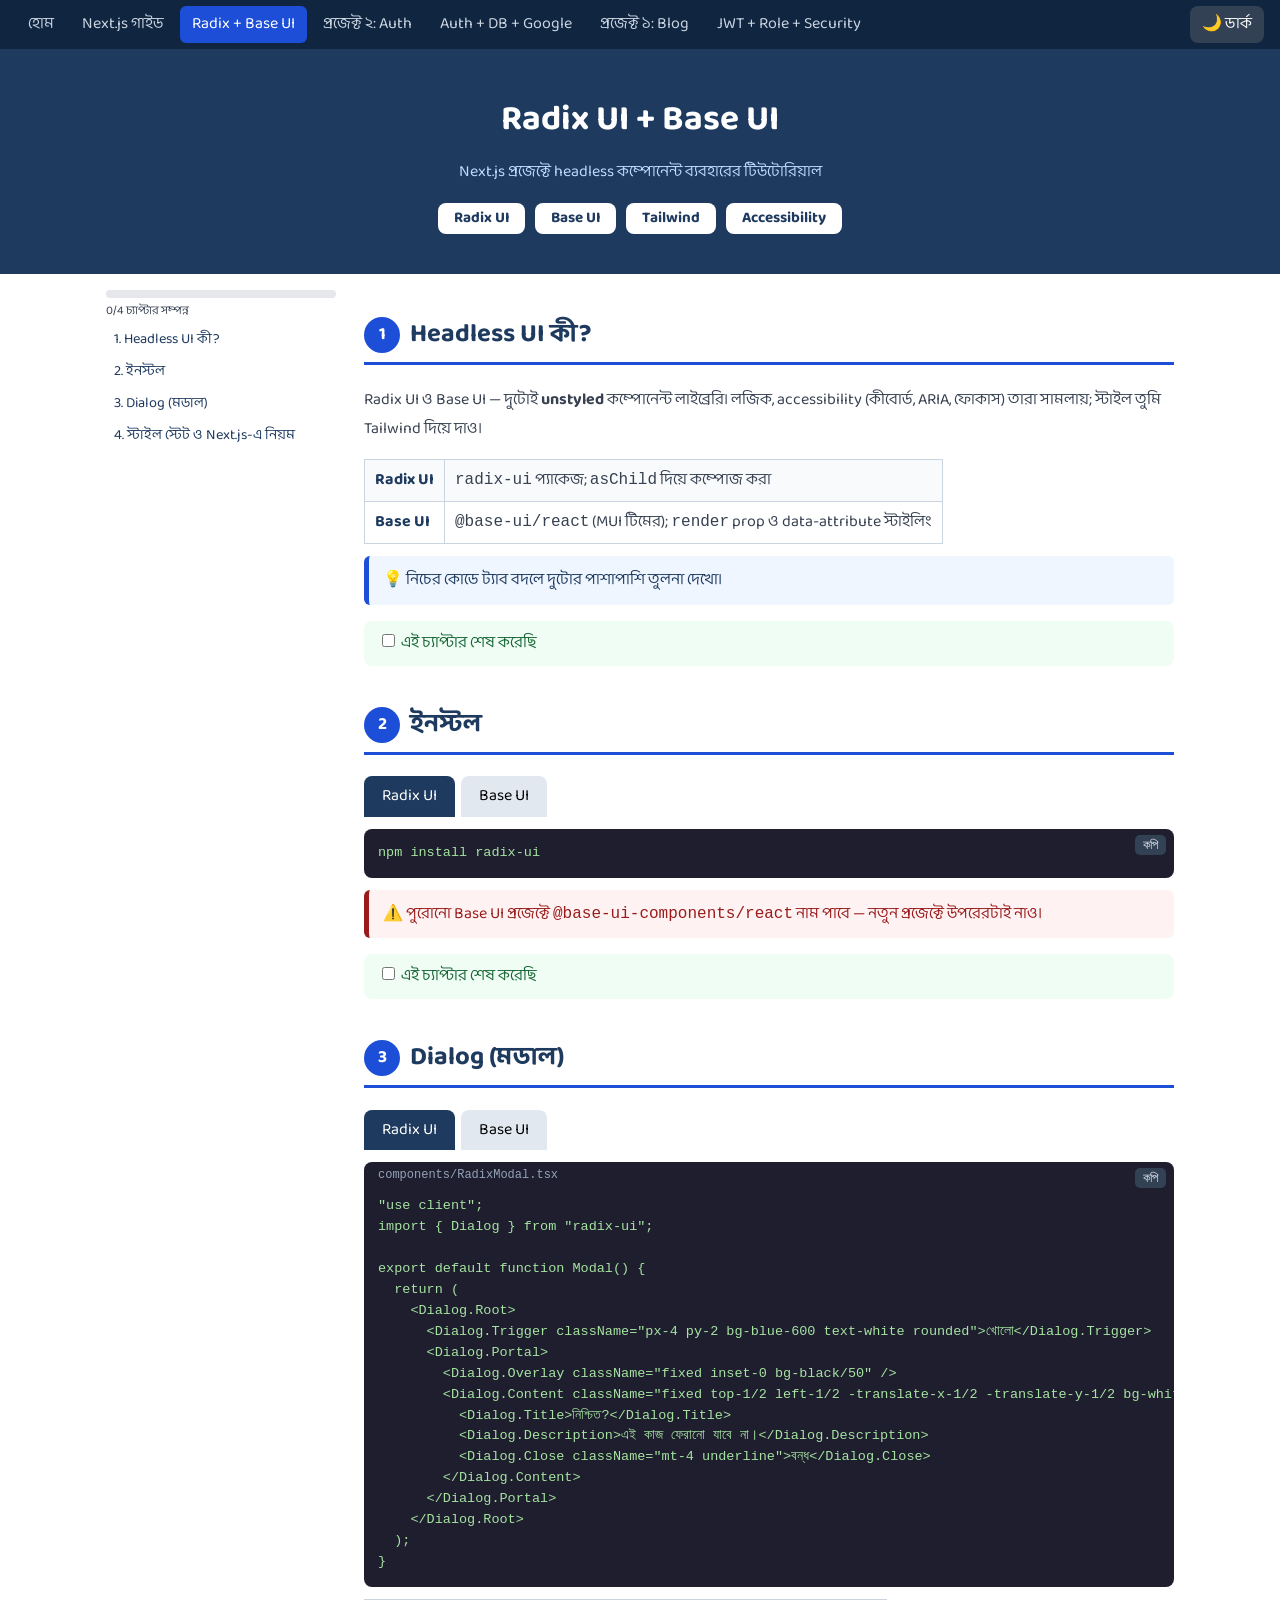
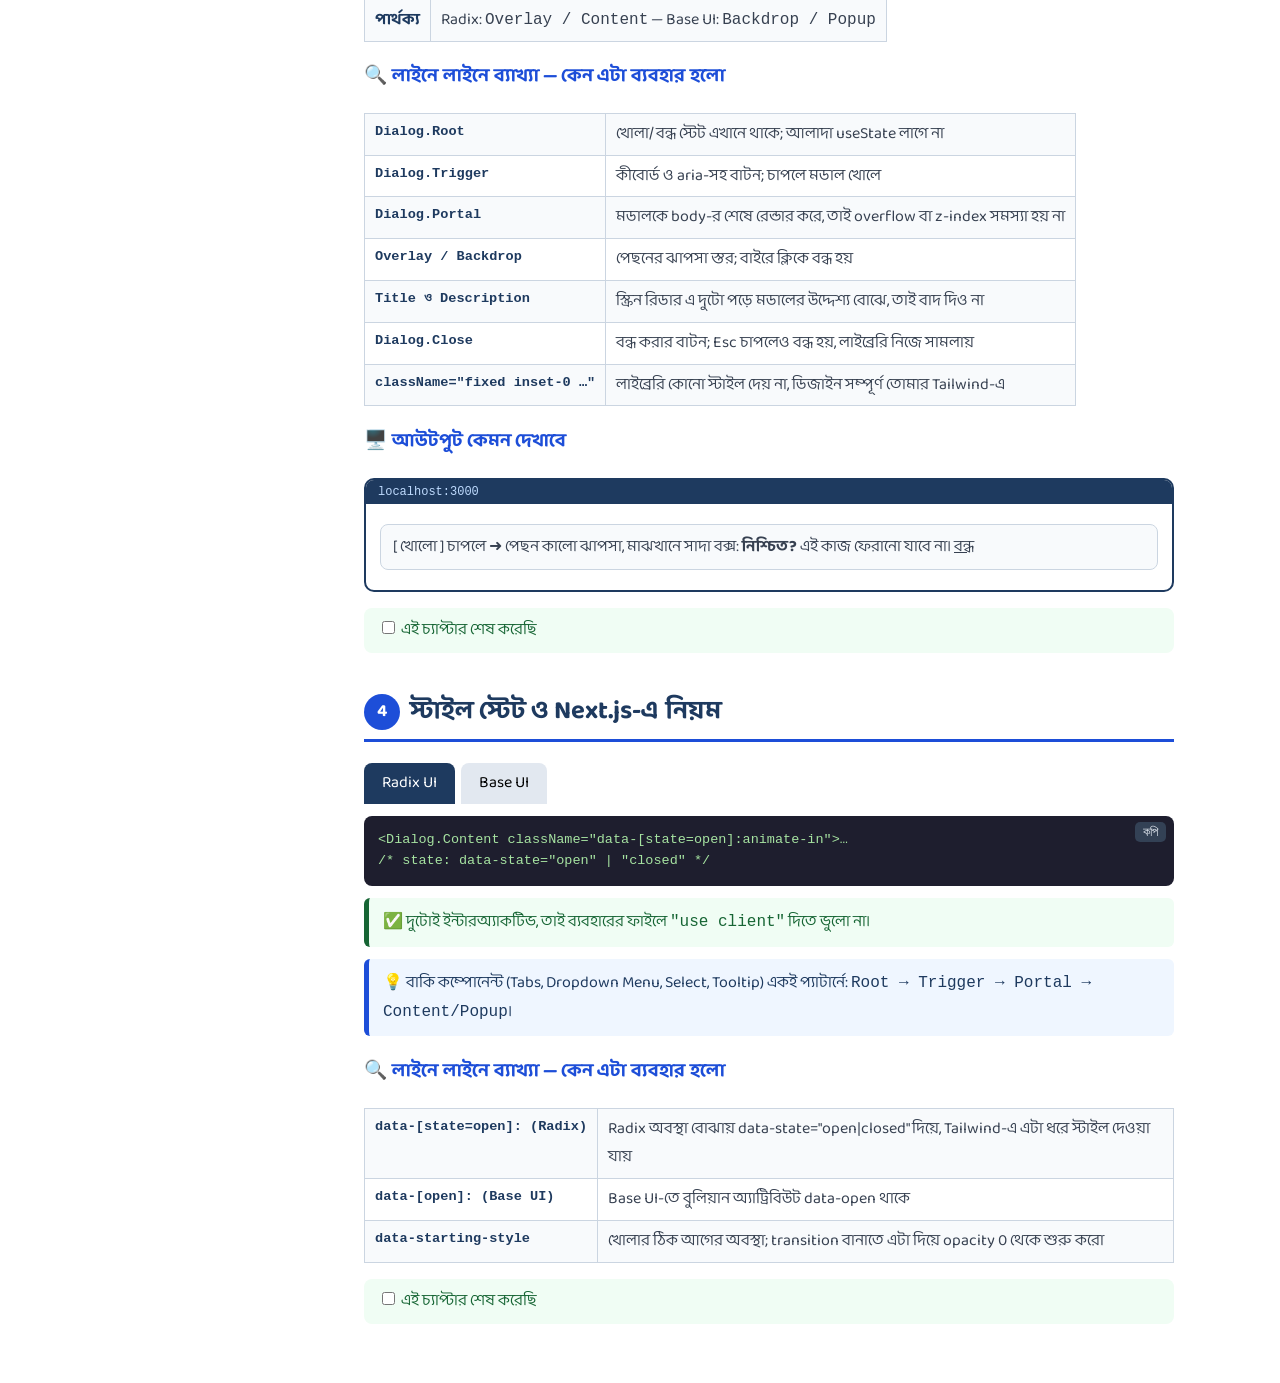
<file: ui-libs.html>
<!doctype html><html lang="bn"><head><meta charset="utf-8"><meta name="viewport" content="width=device-width,initial-scale=1"><title>Radix UI + Base UI</title><link rel="stylesheet" href="style.css"><link href="https://fonts.googleapis.com/css2?family=Baloo+Da+2:wght@400;600;700&display=swap" rel="stylesheet"></head><body>
<nav class="top"><a href="index.html">হোম</a><a href="next-js.html">Next.js গাইড</a><a href="ui-libs.html" class=on>Radix + Base UI</a><a href="auth-project.html">প্রজেক্ট ২: Auth</a><a href="auth-db.html">Auth + DB + Google</a><a href="project-1.html">প্রজেক্ট ১: Blog</a><a href="jwt-rbac.html">JWT + Role + Security</a></nav><header class="ban"><h2>Radix UI + Base UI</h2><p>Next.js প্রজেক্টে headless কম্পোনেন্ট ব্যবহারের টিউটোরিয়াল</p><div class="chips"><b>Radix UI</b><b>Base UI</b><b>Tailwind</b><b>Accessibility</b></div></header>
<div class="wrap"><aside><div class="bar"><i id="pb"></i></div><small id="pt"></small><a href="#c1">1. Headless UI কী?</a><a href="#c2">2. ইনস্টল</a><a href="#c3">3. Dialog (মডাল)</a><a href="#c4">4. স্টাইল স্টেট ও Next.js-এ নিয়ম</a></aside><main><section id="c1"><h1><span>1</span>Headless UI কী?</h1><p>Radix UI ও Base UI — দুটোই <b>unstyled</b> কম্পোনেন্ট লাইব্রেরি। লজিক, accessibility (কীবোর্ড, ARIA, ফোকাস) তারা সামলায়; স্টাইল তুমি Tailwind দিয়ে দাও।</p><table><tr><td>Radix UI</td><td><code>radix-ui</code> প্যাকেজ; <code>asChild</code> দিয়ে কম্পোজ করা</td></tr><tr><td>Base UI</td><td><code>@base-ui/react</code> (MUI টিমের); <code>render</code> prop ও data-attribute স্টাইলিং</td></tr></table><div class="box info">💡 নিচের কোডে ট্যাব বদলে দুটোর পাশাপাশি তুলনা দেখো।</div><label class="done"><input type="checkbox" data-k="ui-libs.html#1"> এই চ্যাপ্টার শেষ করেছি</label></section><section id="c2"><h1><span>2</span>ইনস্টল</h1><div><div class="tabs"><button class="on">Radix UI</button><button>Base UI</button></div><div class="pane on"><div class="code"><button class="cp">কপি</button><pre>npm install radix-ui</pre></div></div><div class="pane"><div class="code"><button class="cp">কপি</button><pre>npm install @base-ui/react</pre></div></div></div><div class="box warn">⚠️ পুরোনো Base UI প্রজেক্টে <code>@base-ui-components/react</code> নাম পাবে — নতুন প্রজেক্টে উপরেরটাই নাও।</div><label class="done"><input type="checkbox" data-k="ui-libs.html#2"> এই চ্যাপ্টার শেষ করেছি</label></section><section id="c3"><h1><span>3</span>Dialog (মডাল)</h1><div><div class="tabs"><button class="on">Radix UI</button><button>Base UI</button></div><div class="pane on"><div class="code"><div class=fn>components/RadixModal.tsx</div><button class="cp">কপি</button><pre>&quot;use client&quot;;
import { Dialog } from &quot;radix-ui&quot;;

export default function Modal() {
  return (
    &lt;Dialog.Root&gt;
      &lt;Dialog.Trigger className=&quot;px-4 py-2 bg-blue-600 text-white rounded&quot;&gt;খোলো&lt;/Dialog.Trigger&gt;
      &lt;Dialog.Portal&gt;
        &lt;Dialog.Overlay className=&quot;fixed inset-0 bg-black/50&quot; /&gt;
        &lt;Dialog.Content className=&quot;fixed top-1/2 left-1/2 -translate-x-1/2 -translate-y-1/2 bg-white p-6 rounded-lg&quot;&gt;
          &lt;Dialog.Title&gt;নিশ্চিত?&lt;/Dialog.Title&gt;
          &lt;Dialog.Description&gt;এই কাজ ফেরানো যাবে না।&lt;/Dialog.Description&gt;
          &lt;Dialog.Close className=&quot;mt-4 underline&quot;&gt;বন্ধ&lt;/Dialog.Close&gt;
        &lt;/Dialog.Content&gt;
      &lt;/Dialog.Portal&gt;
    &lt;/Dialog.Root&gt;
  );
}</pre></div></div><div class="pane"><div class="code"><div class=fn>components/BaseModal.tsx</div><button class="cp">কপি</button><pre>&quot;use client&quot;;
import { Dialog } from &quot;@base-ui/react/dialog&quot;;

export default function Modal() {
  return (
    &lt;Dialog.Root&gt;
      &lt;Dialog.Trigger className=&quot;px-4 py-2 bg-blue-600 text-white rounded&quot;&gt;খোলো&lt;/Dialog.Trigger&gt;
      &lt;Dialog.Portal&gt;
        &lt;Dialog.Backdrop className=&quot;fixed inset-0 bg-black/50&quot; /&gt;
        &lt;Dialog.Popup className=&quot;fixed top-1/2 left-1/2 -translate-x-1/2 -translate-y-1/2 bg-white p-6 rounded-lg&quot;&gt;
          &lt;Dialog.Title&gt;নিশ্চিত?&lt;/Dialog.Title&gt;
          &lt;Dialog.Description&gt;এই কাজ ফেরানো যাবে না।&lt;/Dialog.Description&gt;
          &lt;Dialog.Close className=&quot;mt-4 underline&quot;&gt;বন্ধ&lt;/Dialog.Close&gt;
        &lt;/Dialog.Popup&gt;
      &lt;/Dialog.Portal&gt;
    &lt;/Dialog.Root&gt;
  );
}</pre></div></div></div><table><tr><td>পার্থক্য</td><td>Radix: <code>Overlay / Content</code> — Base UI: <code>Backdrop / Popup</code></td></tr></table><h3>🔍 লাইনে লাইনে ব্যাখ্যা — কেন এটা ব্যবহার হলো</h3><table class="why"><tr><td>Dialog.Root</td><td>খোলা/বন্ধ স্টেট এখানে থাকে; আলাদা useState লাগে না</td></tr><tr><td>Dialog.Trigger</td><td>কীবোর্ড ও aria-সহ বাটন; চাপলে মডাল খোলে</td></tr><tr><td>Dialog.Portal</td><td>মডালকে body-র শেষে রেন্ডার করে, তাই overflow বা z-index সমস্যা হয় না</td></tr><tr><td>Overlay / Backdrop</td><td>পেছনের ঝাপসা স্তর; বাইরে ক্লিকে বন্ধ হয়</td></tr><tr><td>Title ও Description</td><td>স্ক্রিন রিডার এ দুটো পড়ে মডালের উদ্দেশ্য বোঝে, তাই বাদ দিও না</td></tr><tr><td>Dialog.Close</td><td>বন্ধ করার বাটন; Esc চাপলেও বন্ধ হয়, লাইব্রেরি নিজে সামলায়</td></tr><tr><td>className=&quot;fixed inset-0 …&quot;</td><td>লাইব্রেরি কোনো স্টাইল দেয় না, ডিজাইন সম্পূর্ণ তোমার Tailwind-এ</td></tr></table><h3>🖥️ আউটপুট কেমন দেখাবে</h3><div class="frame"><div class="u">localhost:3000</div><div><div class="c">[ খোলো ] চাপলে ➜ পেছন কালো ঝাপসা, মাঝখানে সাদা বক্স: <b>নিশ্চিত?</b> এই কাজ ফেরানো যাবে না। <u>বন্ধ</u></div></div></div><label class="done"><input type="checkbox" data-k="ui-libs.html#3"> এই চ্যাপ্টার শেষ করেছি</label></section><section id="c4"><h1><span>4</span>স্টাইল স্টেট ও Next.js-এ নিয়ম</h1><div><div class="tabs"><button class="on">Radix UI</button><button>Base UI</button></div><div class="pane on"><div class="code"><button class="cp">কপি</button><pre>&lt;Dialog.Content className=&quot;data-[state=open]:animate-in&quot;&gt;…
/* state: data-state=&quot;open&quot; | &quot;closed&quot; */</pre></div></div><div class="pane"><div class="code"><button class="cp">কপি</button><pre>&lt;Dialog.Popup className=&quot;data-[open]:opacity-100 data-[starting-style]:opacity-0 transition&quot;&gt;…
/* state: data-open / data-closed, data-starting-style */</pre></div></div></div><div class="box ok">✅ দুটোই ইন্টারঅ্যাকটিভ, তাই ব্যবহারের ফাইলে <code>"use client"</code> দিতে ভুলো না।</div><div class="box info">💡 বাকি কম্পোনেন্ট (Tabs, Dropdown Menu, Select, Tooltip) একই প্যাটার্নে: <code>Root → Trigger → Portal → Content/Popup</code>।</div><h3>🔍 লাইনে লাইনে ব্যাখ্যা — কেন এটা ব্যবহার হলো</h3><table class="why"><tr><td>data-[state=open]: (Radix)</td><td>Radix অবস্থা বোঝায় data-state="open|closed" দিয়ে, Tailwind-এ এটা ধরে স্টাইল দেওয়া যায়</td></tr><tr><td>data-[open]: (Base UI)</td><td>Base UI-তে বুলিয়ান অ্যাট্রিবিউট data-open থাকে</td></tr><tr><td>data-starting-style</td><td>খোলার ঠিক আগের অবস্থা; transition বানাতে এটা দিয়ে opacity 0 থেকে শুরু করো</td></tr></table><label class="done"><input type="checkbox" data-k="ui-libs.html#4"> এই চ্যাপ্টার শেষ করেছি</label></section></main></div><script src="app.js"></script></body></html>
</file>
<file: style.css>
*{box-sizing:border-box}body{margin:0;font:16px/1.8 'Baloo Da 2',Arial,sans-serif;color:#374151;background:#fff}
.top{background:#0f2540;display:flex;gap:4px;padding:6px 16px;flex-wrap:wrap}.top a{color:#cbd5e1;text-decoration:none;padding:4px 12px;border-radius:6px}.top a.on,.top a:hover{background:#1d4ed8;color:#fff}
.ban{background:#1e3a5f;color:#fff;text-align:center;padding:40px 16px}.ban h2{margin:0;font-size:2.2rem}.ban p{color:#bfdbfe;margin:6px 0 16px}
.chips{display:flex;gap:10px;justify-content:center;flex-wrap:wrap}.chips b{background:#fff;color:#1e3a5f;border-radius:8px;padding:2px 16px;font-size:.95rem}
.wrap{display:flex;max-width:1100px;margin:auto;gap:28px;padding:16px}aside{position:sticky;top:8px;align-self:flex-start;width:230px;flex:none;font-size:.9rem}aside a{display:block;color:#1e3a5f;text-decoration:none;padding:3px 8px;border-radius:6px}aside a:hover{background:#eff6ff}
.bar{height:8px;background:#e5e7eb;border-radius:9px;overflow:hidden}.bar i{display:block;height:100%;width:0;background:#16a34a;transition:.3s}
main{min-width:0;flex:1}h1{color:#1e3a5f;border-bottom:3px solid #1d4ed8;padding-bottom:4px;display:flex;gap:10px;align-items:center;font-size:1.6rem}h1 span{background:#1d4ed8;color:#fff;border-radius:50%;width:36px;height:36px;display:grid;place-items:center;font-size:1.1rem;flex:none}
h3{color:#1d4ed8}.code{position:relative;background:#1e1e2e;border-radius:8px;margin:12px 0}.code pre{margin:0;padding:14px;overflow-x:auto;color:#a6e3a1;font:13.5px/1.55 'Courier New',monospace}.fn{color:#94a3b8;font:12px monospace;padding:6px 14px 0}
.cp{position:absolute;right:8px;top:6px;background:#334155;color:#e2e8f0;border:0;border-radius:5px;cursor:pointer;font:12px inherit;padding:2px 8px}
.box{border-left:5px solid;border-radius:6px;padding:10px 14px;margin:12px 0}.info{background:#eff6ff;border-color:#1d4ed8;color:#1e3a5f}.warn{background:#fef2f2;border-color:#991b1b;color:#991b1b}.ok{background:#f0fdf4;border-color:#166534;color:#166534}
table{border-collapse:collapse;width:100%;margin:12px 0}td{border:1px solid #cbd5e1;padding:6px 10px}tr:nth-child(odd) td{background:#f8fafc}td:first-child{font-weight:700;color:#1e3a5f}
.done{display:block;margin:16px 0 36px;padding:8px 14px;background:#f0fdf4;border-radius:8px;color:#166534;cursor:pointer}
.tabs{display:flex;gap:6px}.tabs button{border:0;padding:6px 18px;border-radius:8px 8px 0 0;background:#e2e8f0;cursor:pointer;font:inherit}.tabs button.on{background:#1e3a5f;color:#fff}.pane{display:none}.pane.on{display:block}
.cards{display:grid;grid-template-columns:repeat(auto-fit,minmax(250px,1fr));gap:14px}.cards a{background:#f8fafc;border:2px solid #1e3a5f;border-radius:12px;padding:16px;text-decoration:none;color:#374151}.cards a:hover{background:#eff6ff}.cards b{color:#1e3a5f;font-size:1.2rem}
@media(max-width:800px){.wrap{flex-direction:column}aside{position:static;width:100%}}
.frame{border:2px solid #1e3a5f;border-radius:10px;overflow:hidden;margin:14px 0;background:#fff}.frame>.u{background:#1e3a5f;color:#bfdbfe;font:12px monospace;padding:5px 12px}.frame>div:last-child{padding:14px}
.frame .c{border:1px solid #cbd5e1;border-radius:8px;padding:8px 12px;margin:6px 0;background:#f8fafc}.frame .tag{background:#fef2f2;color:#991b1b;border-radius:6px;padding:0 8px;font-size:.8rem}.frame .tag.g{background:#f0fdf4;color:#166534}
.why td:first-child{font-family:'Courier New',monospace;font-size:.85rem;white-space:nowrap;vertical-align:top}.why td:last-child{font-weight:400;color:#374151}
textarea{width:100%;font:13px 'Courier New',monospace;border:2px solid #1d4ed8;border-radius:8px;padding:8px}#jo div{background:#1e1e2e;color:#a6e3a1;font:13px 'Courier New',monospace;padding:8px 12px;border-radius:6px;margin:6px 0;white-space:pre-wrap}
/* ===== mobile ===== */
.top{overflow-x:auto;flex-wrap:nowrap;align-items:center}.top a{white-space:nowrap}
#th{margin-left:auto;flex:none;border:0;background:#334155;color:#fff;border-radius:8px;padding:4px 12px;cursor:pointer;font:inherit}
table{display:block;overflow-x:auto;max-width:100%}img,.frame{max-width:100%}
@media(max-width:800px){body{font-size:15px}.ban{padding:24px 12px}.ban h2{font-size:1.4rem}.wrap{padding:10px;gap:12px}h1{font-size:1.25rem}h1 span{width:30px;height:30px;font-size:.95rem}
aside{display:flex;flex-wrap:wrap;gap:4px;font-size:.82rem}aside .bar{flex-basis:100%}aside small{flex-basis:100%}aside a{background:#eff6ff}.code pre{font-size:12px;padding:12px 10px}.cp{top:4px}.why td:first-child{white-space:normal;word-break:break-word}.cards{grid-template-columns:1fr}}
/* ===== dark ===== */
[data-theme=dark] body{background:#0f172a;color:#cbd5e1}[data-theme=dark] .ban{background:#172554}
[data-theme=dark] h1,[data-theme=dark] h3{color:#93c5fd}[data-theme=dark] h1{border-color:#3b82f6}
[data-theme=dark] aside a{color:#bfdbfe}[data-theme=dark] aside a:hover,[data-theme=dark] aside a{background:transparent}[data-theme=dark] aside a:hover{background:#1e293b}
[data-theme=dark] .bar{background:#334155}[data-theme=dark] .code{border:1px solid #334155}
[data-theme=dark] td{border-color:#334155}[data-theme=dark] tr:nth-child(odd) td{background:#1e293b}[data-theme=dark] td:first-child{color:#93c5fd}[data-theme=dark] .why td:last-child{color:#cbd5e1}
[data-theme=dark] .info{background:#172554;color:#bfdbfe}[data-theme=dark] .warn{background:#450a0a;color:#fecaca;border-color:#ef4444}[data-theme=dark] .ok{background:#052e16;color:#bbf7d0;border-color:#22c55e}
[data-theme=dark] .done{background:#052e16;color:#bbf7d0}[data-theme=dark] .frame{background:#1e293b;border-color:#3b82f6}[data-theme=dark] .frame .c{background:#0f172a;border-color:#334155}
[data-theme=dark] .cards a{background:#1e293b;border-color:#3b82f6;color:#cbd5e1}[data-theme=dark] .cards a:hover{background:#172554}[data-theme=dark] .cards b{color:#93c5fd}
[data-theme=dark] .tabs button{background:#334155;color:#e2e8f0}[data-theme=dark] .tabs button.on{background:#1d4ed8}[data-theme=dark] textarea{background:#1e293b;color:#e2e8f0}
@media(max-width:800px){[data-theme=dark] aside a{background:#1e293b}}
.step{display:flex;gap:10px;margin:8px 0}.step b{flex:none;background:#1d4ed8;color:#fff;border-radius:50%;width:28px;height:28px;display:grid;place-items:center;font-size:.9rem}.step a{color:#1d4ed8;font-weight:700}[data-theme=dark] .step a{color:#93c5fd}.pg{font-size:.8rem;color:#166534}[data-theme=dark] .pg{color:#86efac}
</file>
